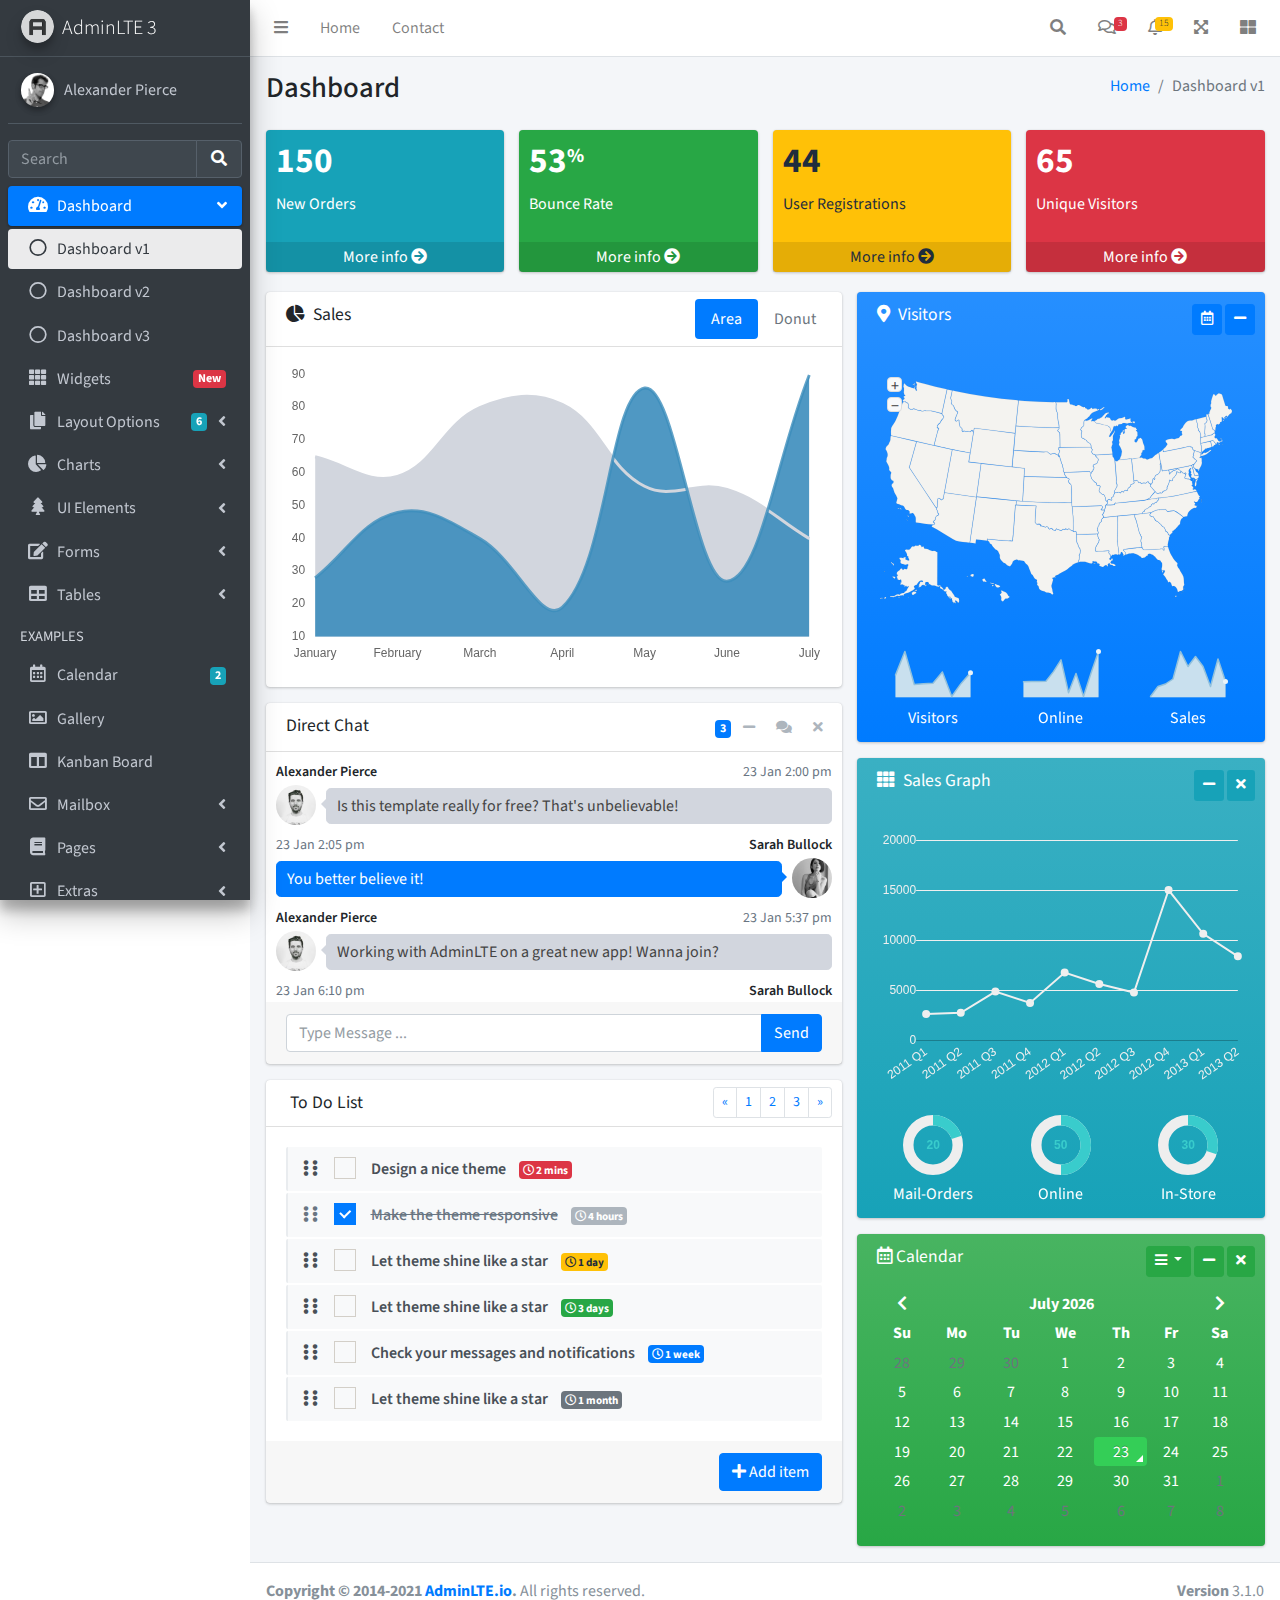
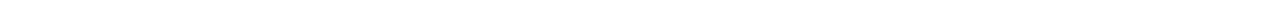
<file: src/main/webapp/resources/admin/index.html>
<!DOCTYPE html>
<html lang="en">
<head>
  <meta charset="utf-8">
  <meta name="viewport" content="width=device-width, initial-scale=1">
  <title>AdminLTE 3 | Dashboard</title>

  <!-- Google Font: Source Sans Pro -->
  <link rel="stylesheet" href="https://fonts.googleapis.com/css?family=Source+Sans+Pro:300,400,400i,700&display=fallback">
  <!-- Font Awesome -->
  <link rel="stylesheet" href="plugins/fontawesome-free/css/all.min.css">
  <!-- Ionicons -->
  <link rel="stylesheet" href="https://code.ionicframework.com/ionicons/2.0.1/css/ionicons.min.css">
  <!-- Tempusdominus Bootstrap 4 -->
  <link rel="stylesheet" href="plugins/tempusdominus-bootstrap-4/css/tempusdominus-bootstrap-4.min.css">
  <!-- iCheck -->
  <link rel="stylesheet" href="plugins/icheck-bootstrap/icheck-bootstrap.min.css">
  <!-- JQVMap -->
  <link rel="stylesheet" href="plugins/jqvmap/jqvmap.min.css">
  <!-- Theme style -->
  <link rel="stylesheet" href="dist/css/adminlte.min.css">
  <!-- overlayScrollbars -->
  <link rel="stylesheet" href="plugins/overlayScrollbars/css/OverlayScrollbars.min.css">
  <!-- Daterange picker -->
  <link rel="stylesheet" href="plugins/daterangepicker/daterangepicker.css">
  <!-- summernote -->
  <link rel="stylesheet" href="plugins/summernote/summernote-bs4.min.css">
</head>
<body class="hold-transition sidebar-mini layout-fixed">
<div class="wrapper">

  <!-- Preloader -->
  <div class="preloader flex-column justify-content-center align-items-center">
    <img class="animation__shake" src="dist/img/AdminLTELogo.png" alt="AdminLTELogo" height="60" width="60">
  </div>

  <!-- Navbar -->
  <nav class="main-header navbar navbar-expand navbar-white navbar-light">
    <!-- Left navbar links -->
    <ul class="navbar-nav">
      <li class="nav-item">
        <a class="nav-link" data-widget="pushmenu" href="#" role="button"><i class="fas fa-bars"></i></a>
      </li>
      <li class="nav-item d-none d-sm-inline-block">
        <a href="index3.html" class="nav-link">Home</a>
      </li>
      <li class="nav-item d-none d-sm-inline-block">
        <a href="#" class="nav-link">Contact</a>
      </li>
    </ul>

    <!-- Right navbar links -->
    <ul class="navbar-nav ml-auto">
      <!-- Navbar Search -->
      <li class="nav-item">
        <a class="nav-link" data-widget="navbar-search" href="#" role="button">
          <i class="fas fa-search"></i>
        </a>
        <div class="navbar-search-block">
          <form class="form-inline">
            <div class="input-group input-group-sm">
              <input class="form-control form-control-navbar" type="search" placeholder="Search" aria-label="Search">
              <div class="input-group-append">
                <button class="btn btn-navbar" type="submit">
                  <i class="fas fa-search"></i>
                </button>
                <button class="btn btn-navbar" type="button" data-widget="navbar-search">
                  <i class="fas fa-times"></i>
                </button>
              </div>
            </div>
          </form>
        </div>
      </li>

      <!-- Messages Dropdown Menu -->
      <li class="nav-item dropdown">
        <a class="nav-link" data-toggle="dropdown" href="#">
          <i class="far fa-comments"></i>
          <span class="badge badge-danger navbar-badge">3</span>
        </a>
        <div class="dropdown-menu dropdown-menu-lg dropdown-menu-right">
          <a href="#" class="dropdown-item">
            <!-- Message Start -->
            <div class="media">
              <img src="dist/img/user1-128x128.jpg" alt="User Avatar" class="img-size-50 mr-3 img-circle">
              <div class="media-body">
                <h3 class="dropdown-item-title">
                  Brad Diesel
                  <span class="float-right text-sm text-danger"><i class="fas fa-star"></i></span>
                </h3>
                <p class="text-sm">Call me whenever you can...</p>
                <p class="text-sm text-muted"><i class="far fa-clock mr-1"></i> 4 Hours Ago</p>
              </div>
            </div>
            <!-- Message End -->
          </a>
          <div class="dropdown-divider"></div>
          <a href="#" class="dropdown-item">
            <!-- Message Start -->
            <div class="media">
              <img src="dist/img/user8-128x128.jpg" alt="User Avatar" class="img-size-50 img-circle mr-3">
              <div class="media-body">
                <h3 class="dropdown-item-title">
                  John Pierce
                  <span class="float-right text-sm text-muted"><i class="fas fa-star"></i></span>
                </h3>
                <p class="text-sm">I got your message bro</p>
                <p class="text-sm text-muted"><i class="far fa-clock mr-1"></i> 4 Hours Ago</p>
              </div>
            </div>
            <!-- Message End -->
          </a>
          <div class="dropdown-divider"></div>
          <a href="#" class="dropdown-item">
            <!-- Message Start -->
            <div class="media">
              <img src="dist/img/user3-128x128.jpg" alt="User Avatar" class="img-size-50 img-circle mr-3">
              <div class="media-body">
                <h3 class="dropdown-item-title">
                  Nora Silvester
                  <span class="float-right text-sm text-warning"><i class="fas fa-star"></i></span>
                </h3>
                <p class="text-sm">The subject goes here</p>
                <p class="text-sm text-muted"><i class="far fa-clock mr-1"></i> 4 Hours Ago</p>
              </div>
            </div>
            <!-- Message End -->
          </a>
          <div class="dropdown-divider"></div>
          <a href="#" class="dropdown-item dropdown-footer">See All Messages</a>
        </div>
      </li>
      <!-- Notifications Dropdown Menu -->
      <li class="nav-item dropdown">
        <a class="nav-link" data-toggle="dropdown" href="#">
          <i class="far fa-bell"></i>
          <span class="badge badge-warning navbar-badge">15</span>
        </a>
        <div class="dropdown-menu dropdown-menu-lg dropdown-menu-right">
          <span class="dropdown-item dropdown-header">15 Notifications</span>
          <div class="dropdown-divider"></div>
          <a href="#" class="dropdown-item">
            <i class="fas fa-envelope mr-2"></i> 4 new messages
            <span class="float-right text-muted text-sm">3 mins</span>
          </a>
          <div class="dropdown-divider"></div>
          <a href="#" class="dropdown-item">
            <i class="fas fa-users mr-2"></i> 8 friend requests
            <span class="float-right text-muted text-sm">12 hours</span>
          </a>
          <div class="dropdown-divider"></div>
          <a href="#" class="dropdown-item">
            <i class="fas fa-file mr-2"></i> 3 new reports
            <span class="float-right text-muted text-sm">2 days</span>
          </a>
          <div class="dropdown-divider"></div>
          <a href="#" class="dropdown-item dropdown-footer">See All Notifications</a>
        </div>
      </li>
      <li class="nav-item">
        <a class="nav-link" data-widget="fullscreen" href="#" role="button">
          <i class="fas fa-expand-arrows-alt"></i>
        </a>
      </li>
      <li class="nav-item">
        <a class="nav-link" data-widget="control-sidebar" data-slide="true" href="#" role="button">
          <i class="fas fa-th-large"></i>
        </a>
      </li>
    </ul>
  </nav>
  <!-- /.navbar -->

  <!-- Main Sidebar Container -->
  <aside class="main-sidebar sidebar-dark-primary elevation-4">
    <!-- Brand Logo -->
    <a href="index3.html" class="brand-link">
      <img src="dist/img/AdminLTELogo.png" alt="AdminLTE Logo" class="brand-image img-circle elevation-3" style="opacity: .8">
      <span class="brand-text font-weight-light">AdminLTE 3</span>
    </a>

    <!-- Sidebar -->
    <div class="sidebar">
      <!-- Sidebar user panel (optional) -->
      <div class="user-panel mt-3 pb-3 mb-3 d-flex">
        <div class="image">
          <img src="dist/img/user2-160x160.jpg" class="img-circle elevation-2" alt="User Image">
        </div>
        <div class="info">
          <a href="#" class="d-block">Alexander Pierce</a>
        </div>
      </div>

      <!-- SidebarSearch Form -->
      <div class="form-inline">
        <div class="input-group" data-widget="sidebar-search">
          <input class="form-control form-control-sidebar" type="search" placeholder="Search" aria-label="Search">
          <div class="input-group-append">
            <button class="btn btn-sidebar">
              <i class="fas fa-search fa-fw"></i>
            </button>
          </div>
        </div>
      </div>

      <!-- Sidebar Menu -->
      <nav class="mt-2">
        <ul class="nav nav-pills nav-sidebar flex-column" data-widget="treeview" role="menu" data-accordion="false">
          <!-- Add icons to the links using the .nav-icon class
               with font-awesome or any other icon font library -->
          <li class="nav-item menu-open">
            <a href="#" class="nav-link active">
              <i class="nav-icon fas fa-tachometer-alt"></i>
              <p>
                Dashboard
                <i class="right fas fa-angle-left"></i>
              </p>
            </a>
            <ul class="nav nav-treeview">
              <li class="nav-item">
                <a href="./index.html" class="nav-link active">
                  <i class="far fa-circle nav-icon"></i>
                  <p>Dashboard v1</p>
                </a>
              </li>
              <li class="nav-item">
                <a href="./index2.html" class="nav-link">
                  <i class="far fa-circle nav-icon"></i>
                  <p>Dashboard v2</p>
                </a>
              </li>
              <li class="nav-item">
                <a href="./index3.html" class="nav-link">
                  <i class="far fa-circle nav-icon"></i>
                  <p>Dashboard v3</p>
                </a>
              </li>
            </ul>
          </li>
          <li class="nav-item">
            <a href="pages/widgets.html" class="nav-link">
              <i class="nav-icon fas fa-th"></i>
              <p>
                Widgets
                <span class="right badge badge-danger">New</span>
              </p>
            </a>
          </li>
          <li class="nav-item">
            <a href="#" class="nav-link">
              <i class="nav-icon fas fa-copy"></i>
              <p>
                Layout Options
                <i class="fas fa-angle-left right"></i>
                <span class="badge badge-info right">6</span>
              </p>
            </a>
            <ul class="nav nav-treeview">
              <li class="nav-item">
                <a href="pages/layout/top-nav.html" class="nav-link">
                  <i class="far fa-circle nav-icon"></i>
                  <p>Top Navigation</p>
                </a>
              </li>
              <li class="nav-item">
                <a href="pages/layout/top-nav-sidebar.html" class="nav-link">
                  <i class="far fa-circle nav-icon"></i>
                  <p>Top Navigation + Sidebar</p>
                </a>
              </li>
              <li class="nav-item">
                <a href="pages/layout/boxed.html" class="nav-link">
                  <i class="far fa-circle nav-icon"></i>
                  <p>Boxed</p>
                </a>
              </li>
              <li class="nav-item">
                <a href="pages/layout/fixed-sidebar.html" class="nav-link">
                  <i class="far fa-circle nav-icon"></i>
                  <p>Fixed Sidebar</p>
                </a>
              </li>
              <li class="nav-item">
                <a href="pages/layout/fixed-sidebar-custom.html" class="nav-link">
                  <i class="far fa-circle nav-icon"></i>
                  <p>Fixed Sidebar <small>+ Custom Area</small></p>
                </a>
              </li>
              <li class="nav-item">
                <a href="pages/layout/fixed-topnav.html" class="nav-link">
                  <i class="far fa-circle nav-icon"></i>
                  <p>Fixed Navbar</p>
                </a>
              </li>
              <li class="nav-item">
                <a href="pages/layout/fixed-footer.html" class="nav-link">
                  <i class="far fa-circle nav-icon"></i>
                  <p>Fixed Footer</p>
                </a>
              </li>
              <li class="nav-item">
                <a href="pages/layout/collapsed-sidebar.html" class="nav-link">
                  <i class="far fa-circle nav-icon"></i>
                  <p>Collapsed Sidebar</p>
                </a>
              </li>
            </ul>
          </li>
          <li class="nav-item">
            <a href="#" class="nav-link">
              <i class="nav-icon fas fa-chart-pie"></i>
              <p>
                Charts
                <i class="right fas fa-angle-left"></i>
              </p>
            </a>
            <ul class="nav nav-treeview">
              <li class="nav-item">
                <a href="pages/charts/chartjs.html" class="nav-link">
                  <i class="far fa-circle nav-icon"></i>
                  <p>ChartJS</p>
                </a>
              </li>
              <li class="nav-item">
                <a href="pages/charts/flot.html" class="nav-link">
                  <i class="far fa-circle nav-icon"></i>
                  <p>Flot</p>
                </a>
              </li>
              <li class="nav-item">
                <a href="pages/charts/inline.html" class="nav-link">
                  <i class="far fa-circle nav-icon"></i>
                  <p>Inline</p>
                </a>
              </li>
              <li class="nav-item">
                <a href="pages/charts/uplot.html" class="nav-link">
                  <i class="far fa-circle nav-icon"></i>
                  <p>uPlot</p>
                </a>
              </li>
            </ul>
          </li>
          <li class="nav-item">
            <a href="#" class="nav-link">
              <i class="nav-icon fas fa-tree"></i>
              <p>
                UI Elements
                <i class="fas fa-angle-left right"></i>
              </p>
            </a>
            <ul class="nav nav-treeview">
              <li class="nav-item">
                <a href="pages/UI/general.html" class="nav-link">
                  <i class="far fa-circle nav-icon"></i>
                  <p>General</p>
                </a>
              </li>
              <li class="nav-item">
                <a href="pages/UI/icons.html" class="nav-link">
                  <i class="far fa-circle nav-icon"></i>
                  <p>Icons</p>
                </a>
              </li>
              <li class="nav-item">
                <a href="pages/UI/buttons.html" class="nav-link">
                  <i class="far fa-circle nav-icon"></i>
                  <p>Buttons</p>
                </a>
              </li>
              <li class="nav-item">
                <a href="pages/UI/sliders.html" class="nav-link">
                  <i class="far fa-circle nav-icon"></i>
                  <p>Sliders</p>
                </a>
              </li>
              <li class="nav-item">
                <a href="pages/UI/modals.html" class="nav-link">
                  <i class="far fa-circle nav-icon"></i>
                  <p>Modals & Alerts</p>
                </a>
              </li>
              <li class="nav-item">
                <a href="pages/UI/navbar.html" class="nav-link">
                  <i class="far fa-circle nav-icon"></i>
                  <p>Navbar & Tabs</p>
                </a>
              </li>
              <li class="nav-item">
                <a href="pages/UI/timeline.html" class="nav-link">
                  <i class="far fa-circle nav-icon"></i>
                  <p>Timeline</p>
                </a>
              </li>
              <li class="nav-item">
                <a href="pages/UI/ribbons.html" class="nav-link">
                  <i class="far fa-circle nav-icon"></i>
                  <p>Ribbons</p>
                </a>
              </li>
            </ul>
          </li>
          <li class="nav-item">
            <a href="#" class="nav-link">
              <i class="nav-icon fas fa-edit"></i>
              <p>
                Forms
                <i class="fas fa-angle-left right"></i>
              </p>
            </a>
            <ul class="nav nav-treeview">
              <li class="nav-item">
                <a href="pages/forms/general.html" class="nav-link">
                  <i class="far fa-circle nav-icon"></i>
                  <p>General Elements</p>
                </a>
              </li>
              <li class="nav-item">
                <a href="pages/forms/advanced.html" class="nav-link">
                  <i class="far fa-circle nav-icon"></i>
                  <p>Advanced Elements</p>
                </a>
              </li>
              <li class="nav-item">
                <a href="pages/forms/editors.html" class="nav-link">
                  <i class="far fa-circle nav-icon"></i>
                  <p>Editors</p>
                </a>
              </li>
              <li class="nav-item">
                <a href="pages/forms/validation.html" class="nav-link">
                  <i class="far fa-circle nav-icon"></i>
                  <p>Validation</p>
                </a>
              </li>
            </ul>
          </li>
          <li class="nav-item">
            <a href="#" class="nav-link">
              <i class="nav-icon fas fa-table"></i>
              <p>
                Tables
                <i class="fas fa-angle-left right"></i>
              </p>
            </a>
            <ul class="nav nav-treeview">
              <li class="nav-item">
                <a href="pages/tables/simple.html" class="nav-link">
                  <i class="far fa-circle nav-icon"></i>
                  <p>Simple Tables</p>
                </a>
              </li>
              <li class="nav-item">
                <a href="pages/tables/data.html" class="nav-link">
                  <i class="far fa-circle nav-icon"></i>
                  <p>DataTables</p>
                </a>
              </li>
              <li class="nav-item">
                <a href="pages/tables/jsgrid.html" class="nav-link">
                  <i class="far fa-circle nav-icon"></i>
                  <p>jsGrid</p>
                </a>
              </li>
            </ul>
          </li>
          <li class="nav-header">EXAMPLES</li>
          <li class="nav-item">
            <a href="pages/calendar.html" class="nav-link">
              <i class="nav-icon far fa-calendar-alt"></i>
              <p>
                Calendar
                <span class="badge badge-info right">2</span>
              </p>
            </a>
          </li>
          <li class="nav-item">
            <a href="pages/gallery.html" class="nav-link">
              <i class="nav-icon far fa-image"></i>
              <p>
                Gallery
              </p>
            </a>
          </li>
          <li class="nav-item">
            <a href="pages/kanban.html" class="nav-link">
              <i class="nav-icon fas fa-columns"></i>
              <p>
                Kanban Board
              </p>
            </a>
          </li>
          <li class="nav-item">
            <a href="#" class="nav-link">
              <i class="nav-icon far fa-envelope"></i>
              <p>
                Mailbox
                <i class="fas fa-angle-left right"></i>
              </p>
            </a>
            <ul class="nav nav-treeview">
              <li class="nav-item">
                <a href="pages/mailbox/mailbox.html" class="nav-link">
                  <i class="far fa-circle nav-icon"></i>
                  <p>Inbox</p>
                </a>
              </li>
              <li class="nav-item">
                <a href="pages/mailbox/compose.html" class="nav-link">
                  <i class="far fa-circle nav-icon"></i>
                  <p>Compose</p>
                </a>
              </li>
              <li class="nav-item">
                <a href="pages/mailbox/read-mail.html" class="nav-link">
                  <i class="far fa-circle nav-icon"></i>
                  <p>Read</p>
                </a>
              </li>
            </ul>
          </li>
          <li class="nav-item">
            <a href="#" class="nav-link">
              <i class="nav-icon fas fa-book"></i>
              <p>
                Pages
                <i class="fas fa-angle-left right"></i>
              </p>
            </a>
            <ul class="nav nav-treeview">
              <li class="nav-item">
                <a href="pages/examples/invoice.html" class="nav-link">
                  <i class="far fa-circle nav-icon"></i>
                  <p>Invoice</p>
                </a>
              </li>
              <li class="nav-item">
                <a href="pages/examples/profile.html" class="nav-link">
                  <i class="far fa-circle nav-icon"></i>
                  <p>Profile</p>
                </a>
              </li>
              <li class="nav-item">
                <a href="pages/examples/e-commerce.html" class="nav-link">
                  <i class="far fa-circle nav-icon"></i>
                  <p>E-commerce</p>
                </a>
              </li>
              <li class="nav-item">
                <a href="pages/examples/projects.html" class="nav-link">
                  <i class="far fa-circle nav-icon"></i>
                  <p>Projects</p>
                </a>
              </li>
              <li class="nav-item">
                <a href="pages/examples/project-add.html" class="nav-link">
                  <i class="far fa-circle nav-icon"></i>
                  <p>Project Add</p>
                </a>
              </li>
              <li class="nav-item">
                <a href="pages/examples/project-edit.html" class="nav-link">
                  <i class="far fa-circle nav-icon"></i>
                  <p>Project Edit</p>
                </a>
              </li>
              <li class="nav-item">
                <a href="pages/examples/project-detail.html" class="nav-link">
                  <i class="far fa-circle nav-icon"></i>
                  <p>Project Detail</p>
                </a>
              </li>
              <li class="nav-item">
                <a href="pages/examples/contacts.html" class="nav-link">
                  <i class="far fa-circle nav-icon"></i>
                  <p>Contacts</p>
                </a>
              </li>
              <li class="nav-item">
                <a href="pages/examples/faq.html" class="nav-link">
                  <i class="far fa-circle nav-icon"></i>
                  <p>FAQ</p>
                </a>
              </li>
              <li class="nav-item">
                <a href="pages/examples/contact-us.html" class="nav-link">
                  <i class="far fa-circle nav-icon"></i>
                  <p>Contact us</p>
                </a>
              </li>
            </ul>
          </li>
          <li class="nav-item">
            <a href="#" class="nav-link">
              <i class="nav-icon far fa-plus-square"></i>
              <p>
                Extras
                <i class="fas fa-angle-left right"></i>
              </p>
            </a>
            <ul class="nav nav-treeview">
              <li class="nav-item">
                <a href="#" class="nav-link">
                  <i class="far fa-circle nav-icon"></i>
                  <p>
                    Login & Register v1
                    <i class="fas fa-angle-left right"></i>
                  </p>
                </a>
                <ul class="nav nav-treeview">
                  <li class="nav-item">
                    <a href="pages/examples/login.html" class="nav-link">
                      <i class="far fa-circle nav-icon"></i>
                      <p>Login v1</p>
                    </a>
                  </li>
                  <li class="nav-item">
                    <a href="pages/examples/register.html" class="nav-link">
                      <i class="far fa-circle nav-icon"></i>
                      <p>Register v1</p>
                    </a>
                  </li>
                  <li class="nav-item">
                    <a href="pages/examples/forgot-password.html" class="nav-link">
                      <i class="far fa-circle nav-icon"></i>
                      <p>Forgot Password v1</p>
                    </a>
                  </li>
                  <li class="nav-item">
                    <a href="pages/examples/recover-password.html" class="nav-link">
                      <i class="far fa-circle nav-icon"></i>
                      <p>Recover Password v1</p>
                    </a>
                  </li>
                </ul>
              </li>
              <li class="nav-item">
                <a href="#" class="nav-link">
                  <i class="far fa-circle nav-icon"></i>
                  <p>
                    Login & Register v2
                    <i class="fas fa-angle-left right"></i>
                  </p>
                </a>
                <ul class="nav nav-treeview">
                  <li class="nav-item">
                    <a href="pages/examples/login-v2.html" class="nav-link">
                      <i class="far fa-circle nav-icon"></i>
                      <p>Login v2</p>
                    </a>
                  </li>
                  <li class="nav-item">
                    <a href="pages/examples/register-v2.html" class="nav-link">
                      <i class="far fa-circle nav-icon"></i>
                      <p>Register v2</p>
                    </a>
                  </li>
                  <li class="nav-item">
                    <a href="pages/examples/forgot-password-v2.html" class="nav-link">
                      <i class="far fa-circle nav-icon"></i>
                      <p>Forgot Password v2</p>
                    </a>
                  </li>
                  <li class="nav-item">
                    <a href="pages/examples/recover-password-v2.html" class="nav-link">
                      <i class="far fa-circle nav-icon"></i>
                      <p>Recover Password v2</p>
                    </a>
                  </li>
                </ul>
              </li>
              <li class="nav-item">
                <a href="pages/examples/lockscreen.html" class="nav-link">
                  <i class="far fa-circle nav-icon"></i>
                  <p>Lockscreen</p>
                </a>
              </li>
              <li class="nav-item">
                <a href="pages/examples/legacy-user-menu.html" class="nav-link">
                  <i class="far fa-circle nav-icon"></i>
                  <p>Legacy User Menu</p>
                </a>
              </li>
              <li class="nav-item">
                <a href="pages/examples/language-menu.html" class="nav-link">
                  <i class="far fa-circle nav-icon"></i>
                  <p>Language Menu</p>
                </a>
              </li>
              <li class="nav-item">
                <a href="pages/examples/404.html" class="nav-link">
                  <i class="far fa-circle nav-icon"></i>
                  <p>Error 404</p>
                </a>
              </li>
              <li class="nav-item">
                <a href="pages/examples/500.html" class="nav-link">
                  <i class="far fa-circle nav-icon"></i>
                  <p>Error 500</p>
                </a>
              </li>
              <li class="nav-item">
                <a href="pages/examples/pace.html" class="nav-link">
                  <i class="far fa-circle nav-icon"></i>
                  <p>Pace</p>
                </a>
              </li>
              <li class="nav-item">
                <a href="pages/examples/blank.html" class="nav-link">
                  <i class="far fa-circle nav-icon"></i>
                  <p>Blank Page</p>
                </a>
              </li>
              <li class="nav-item">
                <a href="starter.html" class="nav-link">
                  <i class="far fa-circle nav-icon"></i>
                  <p>Starter Page</p>
                </a>
              </li>
            </ul>
          </li>
          <li class="nav-item">
            <a href="#" class="nav-link">
              <i class="nav-icon fas fa-search"></i>
              <p>
                Search
                <i class="fas fa-angle-left right"></i>
              </p>
            </a>
            <ul class="nav nav-treeview">
              <li class="nav-item">
                <a href="pages/search/simple.html" class="nav-link">
                  <i class="far fa-circle nav-icon"></i>
                  <p>Simple Search</p>
                </a>
              </li>
              <li class="nav-item">
                <a href="pages/search/enhanced.html" class="nav-link">
                  <i class="far fa-circle nav-icon"></i>
                  <p>Enhanced</p>
                </a>
              </li>
            </ul>
          </li>
          <li class="nav-header">MISCELLANEOUS</li>
          <li class="nav-item">
            <a href="iframe.html" class="nav-link">
              <i class="nav-icon fas fa-ellipsis-h"></i>
              <p>Tabbed IFrame Plugin</p>
            </a>
          </li>
          <li class="nav-item">
            <a href="https://adminlte.io/docs/3.1/" class="nav-link">
              <i class="nav-icon fas fa-file"></i>
              <p>Documentation</p>
            </a>
          </li>
          <li class="nav-header">MULTI LEVEL EXAMPLE</li>
          <li class="nav-item">
            <a href="#" class="nav-link">
              <i class="fas fa-circle nav-icon"></i>
              <p>Level 1</p>
            </a>
          </li>
          <li class="nav-item">
            <a href="#" class="nav-link">
              <i class="nav-icon fas fa-circle"></i>
              <p>
                Level 1
                <i class="right fas fa-angle-left"></i>
              </p>
            </a>
            <ul class="nav nav-treeview">
              <li class="nav-item">
                <a href="#" class="nav-link">
                  <i class="far fa-circle nav-icon"></i>
                  <p>Level 2</p>
                </a>
              </li>
              <li class="nav-item">
                <a href="#" class="nav-link">
                  <i class="far fa-circle nav-icon"></i>
                  <p>
                    Level 2
                    <i class="right fas fa-angle-left"></i>
                  </p>
                </a>
                <ul class="nav nav-treeview">
                  <li class="nav-item">
                    <a href="#" class="nav-link">
                      <i class="far fa-dot-circle nav-icon"></i>
                      <p>Level 3</p>
                    </a>
                  </li>
                  <li class="nav-item">
                    <a href="#" class="nav-link">
                      <i class="far fa-dot-circle nav-icon"></i>
                      <p>Level 3</p>
                    </a>
                  </li>
                  <li class="nav-item">
                    <a href="#" class="nav-link">
                      <i class="far fa-dot-circle nav-icon"></i>
                      <p>Level 3</p>
                    </a>
                  </li>
                </ul>
              </li>
              <li class="nav-item">
                <a href="#" class="nav-link">
                  <i class="far fa-circle nav-icon"></i>
                  <p>Level 2</p>
                </a>
              </li>
            </ul>
          </li>
          <li class="nav-item">
            <a href="#" class="nav-link">
              <i class="fas fa-circle nav-icon"></i>
              <p>Level 1</p>
            </a>
          </li>
          <li class="nav-header">LABELS</li>
          <li class="nav-item">
            <a href="#" class="nav-link">
              <i class="nav-icon far fa-circle text-danger"></i>
              <p class="text">Important</p>
            </a>
          </li>
          <li class="nav-item">
            <a href="#" class="nav-link">
              <i class="nav-icon far fa-circle text-warning"></i>
              <p>Warning</p>
            </a>
          </li>
          <li class="nav-item">
            <a href="#" class="nav-link">
              <i class="nav-icon far fa-circle text-info"></i>
              <p>Informational</p>
            </a>
          </li>
        </ul>
      </nav>
      <!-- /.sidebar-menu -->
    </div>
    <!-- /.sidebar -->
  </aside>

  <!-- Content Wrapper. Contains page content -->
  <div class="content-wrapper">
    <!-- Content Header (Page header) -->
    <div class="content-header">
      <div class="container-fluid">
        <div class="row mb-2">
          <div class="col-sm-6">
            <h1 class="m-0">Dashboard</h1>
          </div><!-- /.col -->
          <div class="col-sm-6">
            <ol class="breadcrumb float-sm-right">
              <li class="breadcrumb-item"><a href="#">Home</a></li>
              <li class="breadcrumb-item active">Dashboard v1</li>
            </ol>
          </div><!-- /.col -->
        </div><!-- /.row -->
      </div><!-- /.container-fluid -->
    </div>
    <!-- /.content-header -->

    <!-- Main content -->
    <section class="content">
      <div class="container-fluid">
        <!-- Small boxes (Stat box) -->
        <div class="row">
          <div class="col-lg-3 col-6">
            <!-- small box -->
            <div class="small-box bg-info">
              <div class="inner">
                <h3>150</h3>

                <p>New Orders</p>
              </div>
              <div class="icon">
                <i class="ion ion-bag"></i>
              </div>
              <a href="#" class="small-box-footer">More info <i class="fas fa-arrow-circle-right"></i></a>
            </div>
          </div>
          <!-- ./col -->
          <div class="col-lg-3 col-6">
            <!-- small box -->
            <div class="small-box bg-success">
              <div class="inner">
                <h3>53<sup style="font-size: 20px">%</sup></h3>

                <p>Bounce Rate</p>
              </div>
              <div class="icon">
                <i class="ion ion-stats-bars"></i>
              </div>
              <a href="#" class="small-box-footer">More info <i class="fas fa-arrow-circle-right"></i></a>
            </div>
          </div>
          <!-- ./col -->
          <div class="col-lg-3 col-6">
            <!-- small box -->
            <div class="small-box bg-warning">
              <div class="inner">
                <h3>44</h3>

                <p>User Registrations</p>
              </div>
              <div class="icon">
                <i class="ion ion-person-add"></i>
              </div>
              <a href="#" class="small-box-footer">More info <i class="fas fa-arrow-circle-right"></i></a>
            </div>
          </div>
          <!-- ./col -->
          <div class="col-lg-3 col-6">
            <!-- small box -->
            <div class="small-box bg-danger">
              <div class="inner">
                <h3>65</h3>

                <p>Unique Visitors</p>
              </div>
              <div class="icon">
                <i class="ion ion-pie-graph"></i>
              </div>
              <a href="#" class="small-box-footer">More info <i class="fas fa-arrow-circle-right"></i></a>
            </div>
          </div>
          <!-- ./col -->
        </div>
        <!-- /.row -->
        <!-- Main row -->
        <div class="row">
          <!-- Left col -->
          <section class="col-lg-7 connectedSortable">
            <!-- Custom tabs (Charts with tabs)-->
            <div class="card">
              <div class="card-header">
                <h3 class="card-title">
                  <i class="fas fa-chart-pie mr-1"></i>
                  Sales
                </h3>
                <div class="card-tools">
                  <ul class="nav nav-pills ml-auto">
                    <li class="nav-item">
                      <a class="nav-link active" href="#revenue-chart" data-toggle="tab">Area</a>
                    </li>
                    <li class="nav-item">
                      <a class="nav-link" href="#sales-chart" data-toggle="tab">Donut</a>
                    </li>
                  </ul>
                </div>
              </div><!-- /.card-header -->
              <div class="card-body">
                <div class="tab-content p-0">
                  <!-- Morris chart - Sales -->
                  <div class="chart tab-pane active" id="revenue-chart"
                       style="position: relative; height: 300px;">
                      <canvas id="revenue-chart-canvas" height="300" style="height: 300px;"></canvas>
                   </div>
                  <div class="chart tab-pane" id="sales-chart" style="position: relative; height: 300px;">
                    <canvas id="sales-chart-canvas" height="300" style="height: 300px;"></canvas>
                  </div>
                </div>
              </div><!-- /.card-body -->
            </div>
            <!-- /.card -->

            <!-- DIRECT CHAT -->
            <div class="card direct-chat direct-chat-primary">
              <div class="card-header">
                <h3 class="card-title">Direct Chat</h3>

                <div class="card-tools">
                  <span title="3 New Messages" class="badge badge-primary">3</span>
                  <button type="button" class="btn btn-tool" data-card-widget="collapse">
                    <i class="fas fa-minus"></i>
                  </button>
                  <button type="button" class="btn btn-tool" title="Contacts" data-widget="chat-pane-toggle">
                    <i class="fas fa-comments"></i>
                  </button>
                  <button type="button" class="btn btn-tool" data-card-widget="remove">
                    <i class="fas fa-times"></i>
                  </button>
                </div>
              </div>
              <!-- /.card-header -->
              <div class="card-body">
                <!-- Conversations are loaded here -->
                <div class="direct-chat-messages">
                  <!-- Message. Default to the left -->
                  <div class="direct-chat-msg">
                    <div class="direct-chat-infos clearfix">
                      <span class="direct-chat-name float-left">Alexander Pierce</span>
                      <span class="direct-chat-timestamp float-right">23 Jan 2:00 pm</span>
                    </div>
                    <!-- /.direct-chat-infos -->
                    <img class="direct-chat-img" src="dist/img/user1-128x128.jpg" alt="message user image">
                    <!-- /.direct-chat-img -->
                    <div class="direct-chat-text">
                      Is this template really for free? That's unbelievable!
                    </div>
                    <!-- /.direct-chat-text -->
                  </div>
                  <!-- /.direct-chat-msg -->

                  <!-- Message to the right -->
                  <div class="direct-chat-msg right">
                    <div class="direct-chat-infos clearfix">
                      <span class="direct-chat-name float-right">Sarah Bullock</span>
                      <span class="direct-chat-timestamp float-left">23 Jan 2:05 pm</span>
                    </div>
                    <!-- /.direct-chat-infos -->
                    <img class="direct-chat-img" src="dist/img/user3-128x128.jpg" alt="message user image">
                    <!-- /.direct-chat-img -->
                    <div class="direct-chat-text">
                      You better believe it!
                    </div>
                    <!-- /.direct-chat-text -->
                  </div>
                  <!-- /.direct-chat-msg -->

                  <!-- Message. Default to the left -->
                  <div class="direct-chat-msg">
                    <div class="direct-chat-infos clearfix">
                      <span class="direct-chat-name float-left">Alexander Pierce</span>
                      <span class="direct-chat-timestamp float-right">23 Jan 5:37 pm</span>
                    </div>
                    <!-- /.direct-chat-infos -->
                    <img class="direct-chat-img" src="dist/img/user1-128x128.jpg" alt="message user image">
                    <!-- /.direct-chat-img -->
                    <div class="direct-chat-text">
                      Working with AdminLTE on a great new app! Wanna join?
                    </div>
                    <!-- /.direct-chat-text -->
                  </div>
                  <!-- /.direct-chat-msg -->

                  <!-- Message to the right -->
                  <div class="direct-chat-msg right">
                    <div class="direct-chat-infos clearfix">
                      <span class="direct-chat-name float-right">Sarah Bullock</span>
                      <span class="direct-chat-timestamp float-left">23 Jan 6:10 pm</span>
                    </div>
                    <!-- /.direct-chat-infos -->
                    <img class="direct-chat-img" src="dist/img/user3-128x128.jpg" alt="message user image">
                    <!-- /.direct-chat-img -->
                    <div class="direct-chat-text">
                      I would love to.
                    </div>
                    <!-- /.direct-chat-text -->
                  </div>
                  <!-- /.direct-chat-msg -->

                </div>
                <!--/.direct-chat-messages-->

                <!-- Contacts are loaded here -->
                <div class="direct-chat-contacts">
                  <ul class="contacts-list">
                    <li>
                      <a href="#">
                        <img class="contacts-list-img" src="dist/img/user1-128x128.jpg" alt="User Avatar">

                        <div class="contacts-list-info">
                          <span class="contacts-list-name">
                            Count Dracula
                            <small class="contacts-list-date float-right">2/28/2015</small>
                          </span>
                          <span class="contacts-list-msg">How have you been? I was...</span>
                        </div>
                        <!-- /.contacts-list-info -->
                      </a>
                    </li>
                    <!-- End Contact Item -->
                    <li>
                      <a href="#">
                        <img class="contacts-list-img" src="dist/img/user7-128x128.jpg" alt="User Avatar">

                        <div class="contacts-list-info">
                          <span class="contacts-list-name">
                            Sarah Doe
                            <small class="contacts-list-date float-right">2/23/2015</small>
                          </span>
                          <span class="contacts-list-msg">I will be waiting for...</span>
                        </div>
                        <!-- /.contacts-list-info -->
                      </a>
                    </li>
                    <!-- End Contact Item -->
                    <li>
                      <a href="#">
                        <img class="contacts-list-img" src="dist/img/user3-128x128.jpg" alt="User Avatar">

                        <div class="contacts-list-info">
                          <span class="contacts-list-name">
                            Nadia Jolie
                            <small class="contacts-list-date float-right">2/20/2015</small>
                          </span>
                          <span class="contacts-list-msg">I'll call you back at...</span>
                        </div>
                        <!-- /.contacts-list-info -->
                      </a>
                    </li>
                    <!-- End Contact Item -->
                    <li>
                      <a href="#">
                        <img class="contacts-list-img" src="dist/img/user5-128x128.jpg" alt="User Avatar">

                        <div class="contacts-list-info">
                          <span class="contacts-list-name">
                            Nora S. Vans
                            <small class="contacts-list-date float-right">2/10/2015</small>
                          </span>
                          <span class="contacts-list-msg">Where is your new...</span>
                        </div>
                        <!-- /.contacts-list-info -->
                      </a>
                    </li>
                    <!-- End Contact Item -->
                    <li>
                      <a href="#">
                        <img class="contacts-list-img" src="dist/img/user6-128x128.jpg" alt="User Avatar">

                        <div class="contacts-list-info">
                          <span class="contacts-list-name">
                            John K.
                            <small class="contacts-list-date float-right">1/27/2015</small>
                          </span>
                          <span class="contacts-list-msg">Can I take a look at...</span>
                        </div>
                        <!-- /.contacts-list-info -->
                      </a>
                    </li>
                    <!-- End Contact Item -->
                    <li>
                      <a href="#">
                        <img class="contacts-list-img" src="dist/img/user8-128x128.jpg" alt="User Avatar">

                        <div class="contacts-list-info">
                          <span class="contacts-list-name">
                            Kenneth M.
                            <small class="contacts-list-date float-right">1/4/2015</small>
                          </span>
                          <span class="contacts-list-msg">Never mind I found...</span>
                        </div>
                        <!-- /.contacts-list-info -->
                      </a>
                    </li>
                    <!-- End Contact Item -->
                  </ul>
                  <!-- /.contacts-list -->
                </div>
                <!-- /.direct-chat-pane -->
              </div>
              <!-- /.card-body -->
              <div class="card-footer">
                <form action="#" method="post">
                  <div class="input-group">
                    <input type="text" name="message" placeholder="Type Message ..." class="form-control">
                    <span class="input-group-append">
                      <button type="button" class="btn btn-primary">Send</button>
                    </span>
                  </div>
                </form>
              </div>
              <!-- /.card-footer-->
            </div>
            <!--/.direct-chat -->

            <!-- TO DO List -->
            <div class="card">
              <div class="card-header">
                <h3 class="card-title">
                  <i class="ion ion-clipboard mr-1"></i>
                  To Do List
                </h3>

                <div class="card-tools">
                  <ul class="pagination pagination-sm">
                    <li class="page-item"><a href="#" class="page-link">&laquo;</a></li>
                    <li class="page-item"><a href="#" class="page-link">1</a></li>
                    <li class="page-item"><a href="#" class="page-link">2</a></li>
                    <li class="page-item"><a href="#" class="page-link">3</a></li>
                    <li class="page-item"><a href="#" class="page-link">&raquo;</a></li>
                  </ul>
                </div>
              </div>
              <!-- /.card-header -->
              <div class="card-body">
                <ul class="todo-list" data-widget="todo-list">
                  <li>
                    <!-- drag handle -->
                    <span class="handle">
                      <i class="fas fa-ellipsis-v"></i>
                      <i class="fas fa-ellipsis-v"></i>
                    </span>
                    <!-- checkbox -->
                    <div  class="icheck-primary d-inline ml-2">
                      <input type="checkbox" value="" name="todo1" id="todoCheck1">
                      <label for="todoCheck1"></label>
                    </div>
                    <!-- todo text -->
                    <span class="text">Design a nice theme</span>
                    <!-- Emphasis label -->
                    <small class="badge badge-danger"><i class="far fa-clock"></i> 2 mins</small>
                    <!-- General tools such as edit or delete-->
                    <div class="tools">
                      <i class="fas fa-edit"></i>
                      <i class="fas fa-trash-o"></i>
                    </div>
                  </li>
                  <li>
                    <span class="handle">
                      <i class="fas fa-ellipsis-v"></i>
                      <i class="fas fa-ellipsis-v"></i>
                    </span>
                    <div  class="icheck-primary d-inline ml-2">
                      <input type="checkbox" value="" name="todo2" id="todoCheck2" checked>
                      <label for="todoCheck2"></label>
                    </div>
                    <span class="text">Make the theme responsive</span>
                    <small class="badge badge-info"><i class="far fa-clock"></i> 4 hours</small>
                    <div class="tools">
                      <i class="fas fa-edit"></i>
                      <i class="fas fa-trash-o"></i>
                    </div>
                  </li>
                  <li>
                    <span class="handle">
                      <i class="fas fa-ellipsis-v"></i>
                      <i class="fas fa-ellipsis-v"></i>
                    </span>
                    <div  class="icheck-primary d-inline ml-2">
                      <input type="checkbox" value="" name="todo3" id="todoCheck3">
                      <label for="todoCheck3"></label>
                    </div>
                    <span class="text">Let theme shine like a star</span>
                    <small class="badge badge-warning"><i class="far fa-clock"></i> 1 day</small>
                    <div class="tools">
                      <i class="fas fa-edit"></i>
                      <i class="fas fa-trash-o"></i>
                    </div>
                  </li>
                  <li>
                    <span class="handle">
                      <i class="fas fa-ellipsis-v"></i>
                      <i class="fas fa-ellipsis-v"></i>
                    </span>
                    <div  class="icheck-primary d-inline ml-2">
                      <input type="checkbox" value="" name="todo4" id="todoCheck4">
                      <label for="todoCheck4"></label>
                    </div>
                    <span class="text">Let theme shine like a star</span>
                    <small class="badge badge-success"><i class="far fa-clock"></i> 3 days</small>
                    <div class="tools">
                      <i class="fas fa-edit"></i>
                      <i class="fas fa-trash-o"></i>
                    </div>
                  </li>
                  <li>
                    <span class="handle">
                      <i class="fas fa-ellipsis-v"></i>
                      <i class="fas fa-ellipsis-v"></i>
                    </span>
                    <div  class="icheck-primary d-inline ml-2">
                      <input type="checkbox" value="" name="todo5" id="todoCheck5">
                      <label for="todoCheck5"></label>
                    </div>
                    <span class="text">Check your messages and notifications</span>
                    <small class="badge badge-primary"><i class="far fa-clock"></i> 1 week</small>
                    <div class="tools">
                      <i class="fas fa-edit"></i>
                      <i class="fas fa-trash-o"></i>
                    </div>
                  </li>
                  <li>
                    <span class="handle">
                      <i class="fas fa-ellipsis-v"></i>
                      <i class="fas fa-ellipsis-v"></i>
                    </span>
                    <div  class="icheck-primary d-inline ml-2">
                      <input type="checkbox" value="" name="todo6" id="todoCheck6">
                      <label for="todoCheck6"></label>
                    </div>
                    <span class="text">Let theme shine like a star</span>
                    <small class="badge badge-secondary"><i class="far fa-clock"></i> 1 month</small>
                    <div class="tools">
                      <i class="fas fa-edit"></i>
                      <i class="fas fa-trash-o"></i>
                    </div>
                  </li>
                </ul>
              </div>
              <!-- /.card-body -->
              <div class="card-footer clearfix">
                <button type="button" class="btn btn-primary float-right"><i class="fas fa-plus"></i> Add item</button>
              </div>
            </div>
            <!-- /.card -->
          </section>
          <!-- /.Left col -->
          <!-- right col (We are only adding the ID to make the widgets sortable)-->
          <section class="col-lg-5 connectedSortable">

            <!-- Map card -->
            <div class="card bg-gradient-primary">
              <div class="card-header border-0">
                <h3 class="card-title">
                  <i class="fas fa-map-marker-alt mr-1"></i>
                  Visitors
                </h3>
                <!-- card tools -->
                <div class="card-tools">
                  <button type="button" class="btn btn-primary btn-sm daterange" title="Date range">
                    <i class="far fa-calendar-alt"></i>
                  </button>
                  <button type="button" class="btn btn-primary btn-sm" data-card-widget="collapse" title="Collapse">
                    <i class="fas fa-minus"></i>
                  </button>
                </div>
                <!-- /.card-tools -->
              </div>
              <div class="card-body">
                <div id="world-map" style="height: 250px; width: 100%;"></div>
              </div>
              <!-- /.card-body-->
              <div class="card-footer bg-transparent">
                <div class="row">
                  <div class="col-4 text-center">
                    <div id="sparkline-1"></div>
                    <div class="text-white">Visitors</div>
                  </div>
                  <!-- ./col -->
                  <div class="col-4 text-center">
                    <div id="sparkline-2"></div>
                    <div class="text-white">Online</div>
                  </div>
                  <!-- ./col -->
                  <div class="col-4 text-center">
                    <div id="sparkline-3"></div>
                    <div class="text-white">Sales</div>
                  </div>
                  <!-- ./col -->
                </div>
                <!-- /.row -->
              </div>
            </div>
            <!-- /.card -->

            <!-- solid sales graph -->
            <div class="card bg-gradient-info">
              <div class="card-header border-0">
                <h3 class="card-title">
                  <i class="fas fa-th mr-1"></i>
                  Sales Graph
                </h3>

                <div class="card-tools">
                  <button type="button" class="btn bg-info btn-sm" data-card-widget="collapse">
                    <i class="fas fa-minus"></i>
                  </button>
                  <button type="button" class="btn bg-info btn-sm" data-card-widget="remove">
                    <i class="fas fa-times"></i>
                  </button>
                </div>
              </div>
              <div class="card-body">
                <canvas class="chart" id="line-chart" style="min-height: 250px; height: 250px; max-height: 250px; max-width: 100%;"></canvas>
              </div>
              <!-- /.card-body -->
              <div class="card-footer bg-transparent">
                <div class="row">
                  <div class="col-4 text-center">
                    <input type="text" class="knob" data-readonly="true" value="20" data-width="60" data-height="60"
                           data-fgColor="#39CCCC">

                    <div class="text-white">Mail-Orders</div>
                  </div>
                  <!-- ./col -->
                  <div class="col-4 text-center">
                    <input type="text" class="knob" data-readonly="true" value="50" data-width="60" data-height="60"
                           data-fgColor="#39CCCC">

                    <div class="text-white">Online</div>
                  </div>
                  <!-- ./col -->
                  <div class="col-4 text-center">
                    <input type="text" class="knob" data-readonly="true" value="30" data-width="60" data-height="60"
                           data-fgColor="#39CCCC">

                    <div class="text-white">In-Store</div>
                  </div>
                  <!-- ./col -->
                </div>
                <!-- /.row -->
              </div>
              <!-- /.card-footer -->
            </div>
            <!-- /.card -->

            <!-- Calendar -->
            <div class="card bg-gradient-success">
              <div class="card-header border-0">

                <h3 class="card-title">
                  <i class="far fa-calendar-alt"></i>
                  Calendar
                </h3>
                <!-- tools card -->
                <div class="card-tools">
                  <!-- button with a dropdown -->
                  <div class="btn-group">
                    <button type="button" class="btn btn-success btn-sm dropdown-toggle" data-toggle="dropdown" data-offset="-52">
                      <i class="fas fa-bars"></i>
                    </button>
                    <div class="dropdown-menu" role="menu">
                      <a href="#" class="dropdown-item">Add new event</a>
                      <a href="#" class="dropdown-item">Clear events</a>
                      <div class="dropdown-divider"></div>
                      <a href="#" class="dropdown-item">View calendar</a>
                    </div>
                  </div>
                  <button type="button" class="btn btn-success btn-sm" data-card-widget="collapse">
                    <i class="fas fa-minus"></i>
                  </button>
                  <button type="button" class="btn btn-success btn-sm" data-card-widget="remove">
                    <i class="fas fa-times"></i>
                  </button>
                </div>
                <!-- /. tools -->
              </div>
              <!-- /.card-header -->
              <div class="card-body pt-0">
                <!--The calendar -->
                <div id="calendar" style="width: 100%"></div>
              </div>
              <!-- /.card-body -->
            </div>
            <!-- /.card -->
          </section>
          <!-- right col -->
        </div>
        <!-- /.row (main row) -->
      </div><!-- /.container-fluid -->
    </section>
    <!-- /.content -->
  </div>
  <!-- /.content-wrapper -->
  <footer class="main-footer">
    <strong>Copyright &copy; 2014-2021 <a href="https://adminlte.io">AdminLTE.io</a>.</strong>
    All rights reserved.
    <div class="float-right d-none d-sm-inline-block">
      <b>Version</b> 3.1.0
    </div>
  </footer>

  <!-- Control Sidebar -->
  <aside class="control-sidebar control-sidebar-dark">
    <!-- Control sidebar content goes here -->
  </aside>
  <!-- /.control-sidebar -->
</div>
<!-- ./wrapper -->

<!-- jQuery -->
<script src="plugins/jquery/jquery.min.js"></script>
<!-- jQuery UI 1.11.4 -->
<script src="plugins/jquery-ui/jquery-ui.min.js"></script>
<!-- Resolve conflict in jQuery UI tooltip with Bootstrap tooltip -->
<script>
  $.widget.bridge('uibutton', $.ui.button)
</script>
<!-- Bootstrap 4 -->
<script src="plugins/bootstrap/js/bootstrap.bundle.min.js"></script>
<!-- ChartJS -->
<script src="plugins/chart.js/Chart.min.js"></script>
<!-- Sparkline -->
<script src="plugins/sparklines/sparkline.js"></script>
<!-- JQVMap -->
<script src="plugins/jqvmap/jquery.vmap.min.js"></script>
<script src="plugins/jqvmap/maps/jquery.vmap.usa.js"></script>
<!-- jQuery Knob Chart -->
<script src="plugins/jquery-knob/jquery.knob.min.js"></script>
<!-- daterangepicker -->
<script src="plugins/moment/moment.min.js"></script>
<script src="plugins/daterangepicker/daterangepicker.js"></script>
<!-- Tempusdominus Bootstrap 4 -->
<script src="plugins/tempusdominus-bootstrap-4/js/tempusdominus-bootstrap-4.min.js"></script>
<!-- Summernote -->
<script src="plugins/summernote/summernote-bs4.min.js"></script>
<!-- overlayScrollbars -->
<script src="plugins/overlayScrollbars/js/jquery.overlayScrollbars.min.js"></script>
<!-- AdminLTE App -->
<script src="dist/js/adminlte.js"></script>
<!-- AdminLTE for demo purposes -->
<script src="dist/js/demo.js"></script>
<!-- AdminLTE dashboard demo (This is only for demo purposes) -->
<script src="dist/js/pages/dashboard.js"></script>
</body>
</html>
</file>
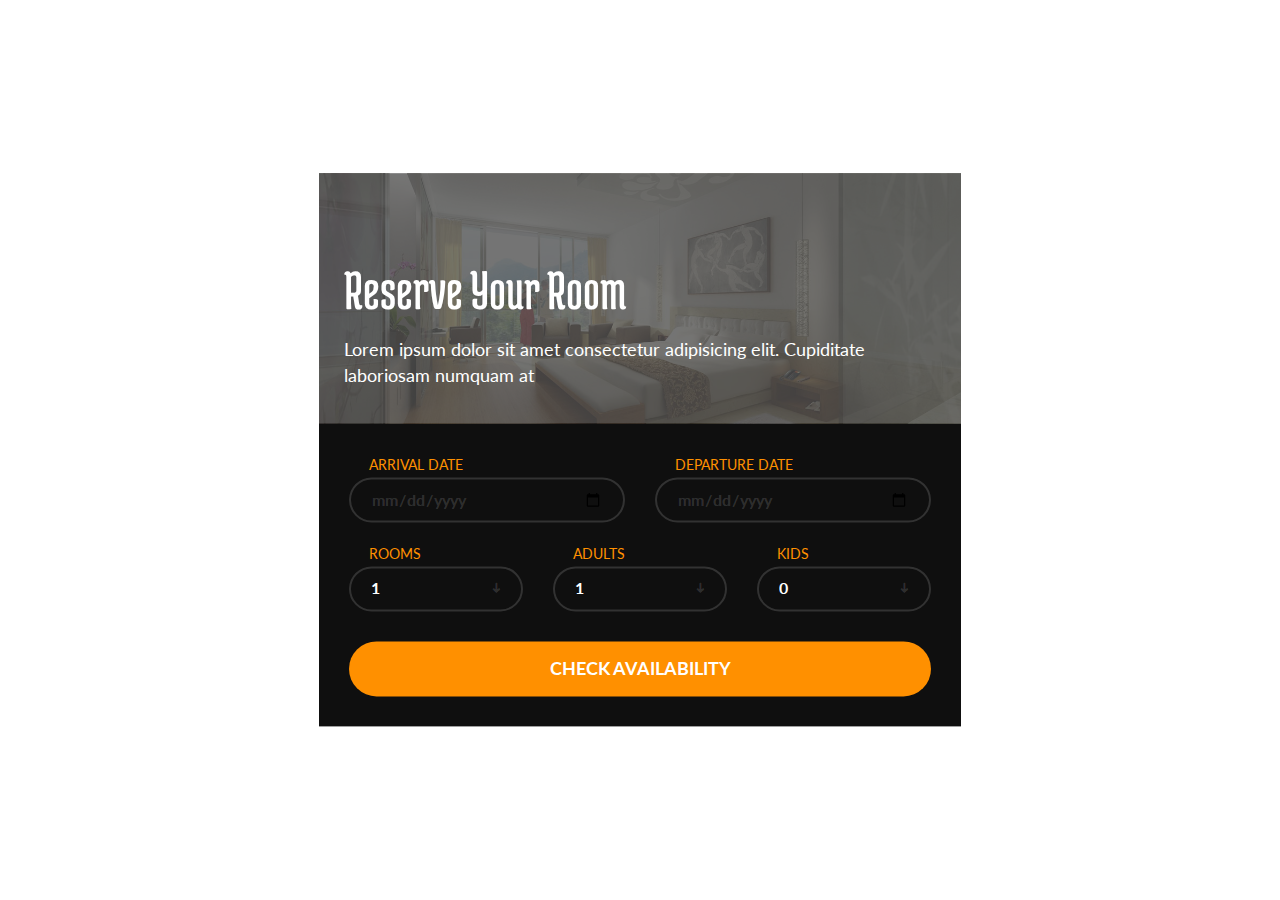
<file: src/main/webapp/resources/client/colorlib-booking-18/index.html>
<!DOCTYPE html>
<html lang="en">

<head>
	<meta charset="utf-8">
	<meta http-equiv="X-UA-Compatible" content="IE=edge">
	<meta name="viewport" content="width=device-width, initial-scale=1">
	<!-- The above 3 meta tags *must* come first in the head; any other head content must come *after* these tags -->

	<title>Booking Form HTML Template</title>

	<!-- Google font -->
	<link href="https://fonts.googleapis.com/css?family=Medula+One" rel="stylesheet">
	<link href="https://fonts.googleapis.com/css?family=Lato:400,700" rel="stylesheet">

	<!-- Bootstrap -->
	<link type="text/css" rel="stylesheet" href="css/bootstrap.min.css" />

	<!-- Custom stlylesheet -->
	<link type="text/css" rel="stylesheet" href="css/style.css" />

	<!-- HTML5 shim and Respond.js for IE8 support of HTML5 elements and media queries -->
	<!-- WARNING: Respond.js doesn't work if you view the page via file:// -->
	<!--[if lt IE 9]>
		  <script src="https://oss.maxcdn.com/html5shiv/3.7.3/html5shiv.min.js"></script>
		  <script src="https://oss.maxcdn.com/respond/1.4.2/respond.min.js"></script>
		<![endif]-->

</head>

<body>
	<div id="booking" class="section">
		<div class="section-center">
			<div class="container">
				<div class="row">
					<div class="booking-form">
						<div class="form-header">
							<h2>Reserve your Room</h2>
							<p>Lorem ipsum dolor sit amet consectetur adipisicing elit. Cupiditate laboriosam numquam at</p>
						</div>
						<form>
							<div class="row">
								<div class="col-md-6">
									<div class="form-group">
										<span class="form-label">Arrival date</span>
										<input class="form-control" type="date" required>
									</div>
								</div>
								<div class="col-md-6">
									<div class="form-group">
										<span class="form-label">Departure date</span>
										<input class="form-control" type="date" required>
									</div>
								</div>
							</div>
							<div class="row">
								<div class="col-md-4">
									<div class="form-group">
										<span class="form-label">Rooms</span>
										<select class="form-control">
											<option>1</option>
											<option>2</option>
											<option>3</option>
										</select>
										<span class="select-arrow"></span>
									</div>
								</div>
								<div class="col-md-4">
									<div class="form-group">
										<span class="form-label">Adults</span>
										<select class="form-control">
											<option>1</option>
											<option>2</option>
											<option>3</option>
										</select>
										<span class="select-arrow"></span>
									</div>
								</div>
								<div class="col-md-4">
									<div class="form-group">
										<span class="form-label">Kids</span>
										<select class="form-control">
											<option>0</option>
											<option>1</option>
											<option>2</option>
										</select>
										<span class="select-arrow"></span>
									</div>
								</div>
							</div>
							<div class="form-btn">
								<button class="submit-btn">Check availability</button>
							</div>
						</form>
					</div>
				</div>
			</div>
		</div>
	</div>
</body><!-- This templates was made by Colorlib (https://colorlib.com) -->

</html>
</file>
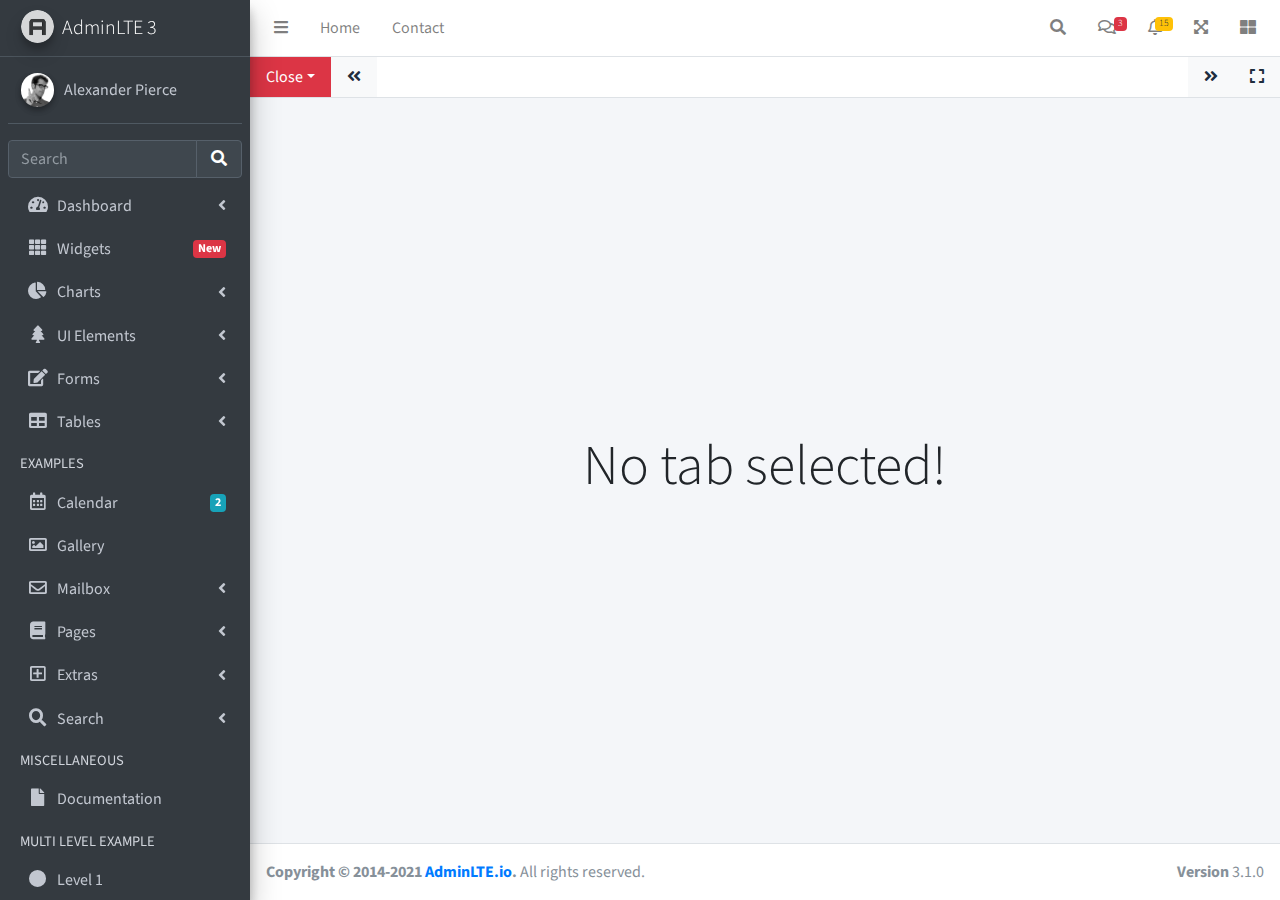
<file: src/main/webapp/resources/admin/iframe.html>
<!DOCTYPE html>
<html lang="en">
<head>
  <meta charset="utf-8">
  <meta name="viewport" content="width=device-width, initial-scale=1">
  <title>AdminLTE 3 | Tabbed IFrames</title>

  <!-- Google Font: Source Sans Pro -->
  <link rel="stylesheet" href="https://fonts.googleapis.com/css?family=Source+Sans+Pro:300,400,400i,700&display=fallback">
  <!-- Font Awesome -->
  <link rel="stylesheet" href="plugins/fontawesome-free/css/all.min.css">
  <!-- Theme style -->
  <link rel="stylesheet" href="dist/css/adminlte.min.css">
  <!-- overlayScrollbars -->
  <link rel="stylesheet" href="plugins/overlayScrollbars/css/OverlayScrollbars.min.css">
</head>
<body class="hold-transition sidebar-mini layout-fixed" data-panel-auto-height-mode="height">
<div class="wrapper">

  <!-- Navbar -->
  <nav class="main-header navbar navbar-expand navbar-white navbar-light">
    <!-- Left navbar links -->
    <ul class="navbar-nav">
      <li class="nav-item">
        <a class="nav-link" data-widget="pushmenu" href="#" role="button"><i class="fas fa-bars"></i></a>
      </li>
      <li class="nav-item d-none d-sm-inline-block">
        <a href="index3.html" class="nav-link">Home</a>
      </li>
      <li class="nav-item d-none d-sm-inline-block">
        <a href="#" class="nav-link">Contact</a>
      </li>
    </ul>

    <!-- Right navbar links -->
    <ul class="navbar-nav ml-auto">
      <!-- Navbar Search -->
      <li class="nav-item">
        <a class="nav-link" data-widget="navbar-search" href="#" role="button">
          <i class="fas fa-search"></i>
        </a>
        <div class="navbar-search-block">
          <form class="form-inline">
            <div class="input-group input-group-sm">
              <input class="form-control form-control-navbar" type="search" placeholder="Search" aria-label="Search">
              <div class="input-group-append">
                <button class="btn btn-navbar" type="submit">
                  <i class="fas fa-search"></i>
                </button>
                <button class="btn btn-navbar" type="button" data-widget="navbar-search">
                  <i class="fas fa-times"></i>
                </button>
              </div>
            </div>
          </form>
        </div>
      </li>

      <!-- Messages Dropdown Menu -->
      <li class="nav-item dropdown">
        <a class="nav-link" data-toggle="dropdown" href="#">
          <i class="far fa-comments"></i>
          <span class="badge badge-danger navbar-badge">3</span>
        </a>
        <div class="dropdown-menu dropdown-menu-lg dropdown-menu-right">
          <a href="#" class="dropdown-item">
            <!-- Message Start -->
            <div class="media">
              <img src="dist/img/user1-128x128.jpg" alt="User Avatar" class="img-size-50 mr-3 img-circle">
              <div class="media-body">
                <h3 class="dropdown-item-title">
                  Brad Diesel
                  <span class="float-right text-sm text-danger"><i class="fas fa-star"></i></span>
                </h3>
                <p class="text-sm">Call me whenever you can...</p>
                <p class="text-sm text-muted"><i class="far fa-clock mr-1"></i> 4 Hours Ago</p>
              </div>
            </div>
            <!-- Message End -->
          </a>
          <div class="dropdown-divider"></div>
          <a href="#" class="dropdown-item">
            <!-- Message Start -->
            <div class="media">
              <img src="dist/img/user8-128x128.jpg" alt="User Avatar" class="img-size-50 img-circle mr-3">
              <div class="media-body">
                <h3 class="dropdown-item-title">
                  John Pierce
                  <span class="float-right text-sm text-muted"><i class="fas fa-star"></i></span>
                </h3>
                <p class="text-sm">I got your message bro</p>
                <p class="text-sm text-muted"><i class="far fa-clock mr-1"></i> 4 Hours Ago</p>
              </div>
            </div>
            <!-- Message End -->
          </a>
          <div class="dropdown-divider"></div>
          <a href="#" class="dropdown-item">
            <!-- Message Start -->
            <div class="media">
              <img src="dist/img/user3-128x128.jpg" alt="User Avatar" class="img-size-50 img-circle mr-3">
              <div class="media-body">
                <h3 class="dropdown-item-title">
                  Nora Silvester
                  <span class="float-right text-sm text-warning"><i class="fas fa-star"></i></span>
                </h3>
                <p class="text-sm">The subject goes here</p>
                <p class="text-sm text-muted"><i class="far fa-clock mr-1"></i> 4 Hours Ago</p>
              </div>
            </div>
            <!-- Message End -->
          </a>
          <div class="dropdown-divider"></div>
          <a href="#" class="dropdown-item dropdown-footer">See All Messages</a>
        </div>
      </li>
      <!-- Notifications Dropdown Menu -->
      <li class="nav-item dropdown">
        <a class="nav-link" data-toggle="dropdown" href="#">
          <i class="far fa-bell"></i>
          <span class="badge badge-warning navbar-badge">15</span>
        </a>
        <div class="dropdown-menu dropdown-menu-lg dropdown-menu-right">
          <span class="dropdown-item dropdown-header">15 Notifications</span>
          <div class="dropdown-divider"></div>
          <a href="#" class="dropdown-item">
            <i class="fas fa-envelope mr-2"></i> 4 new messages
            <span class="float-right text-muted text-sm">3 mins</span>
          </a>
          <div class="dropdown-divider"></div>
          <a href="#" class="dropdown-item">
            <i class="fas fa-users mr-2"></i> 8 friend requests
            <span class="float-right text-muted text-sm">12 hours</span>
          </a>
          <div class="dropdown-divider"></div>
          <a href="#" class="dropdown-item">
            <i class="fas fa-file mr-2"></i> 3 new reports
            <span class="float-right text-muted text-sm">2 days</span>
          </a>
          <div class="dropdown-divider"></div>
          <a href="#" class="dropdown-item dropdown-footer">See All Notifications</a>
        </div>
      </li>
      <li class="nav-item">
        <a class="nav-link" data-widget="fullscreen" href="#" role="button">
          <i class="fas fa-expand-arrows-alt"></i>
        </a>
      </li>
      <li class="nav-item">
        <a class="nav-link" data-widget="control-sidebar" data-slide="true" href="#" role="button">
          <i class="fas fa-th-large"></i>
        </a>
      </li>
    </ul>
  </nav>
  <!-- /.navbar -->

  <!-- Main Sidebar Container -->
  <aside class="main-sidebar sidebar-dark-primary elevation-4">
    <!-- Brand Logo -->
    <a href="index3.html" class="brand-link">
      <img src="dist/img/AdminLTELogo.png" alt="AdminLTE Logo" class="brand-image img-circle elevation-3" style="opacity: .8">
      <span class="brand-text font-weight-light">AdminLTE 3</span>
    </a>

    <!-- Sidebar -->
    <div class="sidebar">
      <!-- Sidebar user panel (optional) -->
      <div class="user-panel mt-3 pb-3 mb-3 d-flex">
        <div class="image">
          <img src="dist/img/user2-160x160.jpg" class="img-circle elevation-2" alt="User Image">
        </div>
        <div class="info">
          <a href="#" class="d-block">Alexander Pierce</a>
        </div>
      </div>

      <!-- SidebarSearch Form -->
      <div class="form-inline">
        <div class="input-group" data-widget="sidebar-search">
          <input class="form-control form-control-sidebar" type="search" placeholder="Search" aria-label="Search">
          <div class="input-group-append">
            <button class="btn btn-sidebar">
              <i class="fas fa-search fa-fw"></i>
            </button>
          </div>
        </div>
      </div>

      <!-- Sidebar Menu -->
      <nav class="mt-2">
        <ul class="nav nav-pills nav-sidebar flex-column" data-widget="treeview" role="menu" data-accordion="false">
          <!-- Add icons to the links using the .nav-icon class
               with font-awesome or any other icon font library -->
          <li class="nav-item">
            <a href="#" class="nav-link">
              <i class="nav-icon fas fa-tachometer-alt"></i>
              <p>
                Dashboard
                <i class="right fas fa-angle-left"></i>
              </p>
            </a>
            <ul class="nav nav-treeview">
              <li class="nav-item">
                <a href="./index.html" class="nav-link">
                  <i class="far fa-circle nav-icon"></i>
                  <p>Dashboard v1</p>
                </a>
              </li>
              <li class="nav-item">
                <a href="./index2.html" class="nav-link">
                  <i class="far fa-circle nav-icon"></i>
                  <p>Dashboard v2</p>
                </a>
              </li>
              <li class="nav-item">
                <a href="./index3.html" class="nav-link">
                  <i class="far fa-circle nav-icon"></i>
                  <p>Dashboard v3</p>
                </a>
              </li>
            </ul>
          </li>
          <li class="nav-item">
            <a href="pages/widgets.html" class="nav-link">
              <i class="nav-icon fas fa-th"></i>
              <p>
                Widgets
                <span class="right badge badge-danger">New</span>
              </p>
            </a>
          </li>
          <li class="nav-item">
            <a href="#" class="nav-link">
              <i class="nav-icon fas fa-chart-pie"></i>
              <p>
                Charts
                <i class="right fas fa-angle-left"></i>
              </p>
            </a>
            <ul class="nav nav-treeview">
              <li class="nav-item">
                <a href="pages/charts/chartjs.html" class="nav-link">
                  <i class="far fa-circle nav-icon"></i>
                  <p>ChartJS</p>
                </a>
              </li>
              <li class="nav-item">
                <a href="pages/charts/flot.html" class="nav-link">
                  <i class="far fa-circle nav-icon"></i>
                  <p>Flot</p>
                </a>
              </li>
              <li class="nav-item">
                <a href="pages/charts/inline.html" class="nav-link">
                  <i class="far fa-circle nav-icon"></i>
                  <p>Inline</p>
                </a>
              </li>
            </ul>
          </li>
          <li class="nav-item">
            <a href="#" class="nav-link">
              <i class="nav-icon fas fa-tree"></i>
              <p>
                UI Elements
                <i class="fas fa-angle-left right"></i>
              </p>
            </a>
            <ul class="nav nav-treeview">
              <li class="nav-item">
                <a href="pages/UI/general.html" class="nav-link">
                  <i class="far fa-circle nav-icon"></i>
                  <p>General</p>
                </a>
              </li>
              <li class="nav-item">
                <a href="pages/UI/icons.html" class="nav-link">
                  <i class="far fa-circle nav-icon"></i>
                  <p>Icons</p>
                </a>
              </li>
              <li class="nav-item">
                <a href="pages/UI/buttons.html" class="nav-link">
                  <i class="far fa-circle nav-icon"></i>
                  <p>Buttons</p>
                </a>
              </li>
              <li class="nav-item">
                <a href="pages/UI/sliders.html" class="nav-link">
                  <i class="far fa-circle nav-icon"></i>
                  <p>Sliders</p>
                </a>
              </li>
              <li class="nav-item">
                <a href="pages/UI/modals.html" class="nav-link">
                  <i class="far fa-circle nav-icon"></i>
                  <p>Modals & Alerts</p>
                </a>
              </li>
              <li class="nav-item">
                <a href="pages/UI/navbar.html" class="nav-link">
                  <i class="far fa-circle nav-icon"></i>
                  <p>Navbar & Tabs</p>
                </a>
              </li>
              <li class="nav-item">
                <a href="pages/UI/timeline.html" class="nav-link">
                  <i class="far fa-circle nav-icon"></i>
                  <p>Timeline</p>
                </a>
              </li>
              <li class="nav-item">
                <a href="pages/UI/ribbons.html" class="nav-link">
                  <i class="far fa-circle nav-icon"></i>
                  <p>Ribbons</p>
                </a>
              </li>
            </ul>
          </li>
          <li class="nav-item">
            <a href="#" class="nav-link">
              <i class="nav-icon fas fa-edit"></i>
              <p>
                Forms
                <i class="fas fa-angle-left right"></i>
              </p>
            </a>
            <ul class="nav nav-treeview">
              <li class="nav-item">
                <a href="pages/forms/general.html" class="nav-link">
                  <i class="far fa-circle nav-icon"></i>
                  <p>General Elements</p>
                </a>
              </li>
              <li class="nav-item">
                <a href="pages/forms/advanced.html" class="nav-link">
                  <i class="far fa-circle nav-icon"></i>
                  <p>Advanced Elements</p>
                </a>
              </li>
              <li class="nav-item">
                <a href="pages/forms/editors.html" class="nav-link">
                  <i class="far fa-circle nav-icon"></i>
                  <p>Editors</p>
                </a>
              </li>
              <li class="nav-item">
                <a href="pages/forms/validation.html" class="nav-link">
                  <i class="far fa-circle nav-icon"></i>
                  <p>Validation</p>
                </a>
              </li>
            </ul>
          </li>
          <li class="nav-item">
            <a href="#" class="nav-link">
              <i class="nav-icon fas fa-table"></i>
              <p>
                Tables
                <i class="fas fa-angle-left right"></i>
              </p>
            </a>
            <ul class="nav nav-treeview">
              <li class="nav-item">
                <a href="pages/tables/simple.html" class="nav-link">
                  <i class="far fa-circle nav-icon"></i>
                  <p>Simple Tables</p>
                </a>
              </li>
              <li class="nav-item">
                <a href="pages/tables/data.html" class="nav-link">
                  <i class="far fa-circle nav-icon"></i>
                  <p>DataTables</p>
                </a>
              </li>
              <li class="nav-item">
                <a href="pages/tables/jsgrid.html" class="nav-link">
                  <i class="far fa-circle nav-icon"></i>
                  <p>jsGrid</p>
                </a>
              </li>
            </ul>
          </li>
          <li class="nav-header">EXAMPLES</li>
          <li class="nav-item">
            <a href="pages/calendar.html" class="nav-link">
              <i class="nav-icon far fa-calendar-alt"></i>
              <p>
                Calendar
                <span class="badge badge-info right">2</span>
              </p>
            </a>
          </li>
          <li class="nav-item">
            <a href="pages/gallery.html" class="nav-link">
              <i class="nav-icon far fa-image"></i>
              <p>
                Gallery
              </p>
            </a>
          </li>
          <li class="nav-item">
            <a href="#" class="nav-link">
              <i class="nav-icon far fa-envelope"></i>
              <p>
                Mailbox
                <i class="fas fa-angle-left right"></i>
              </p>
            </a>
            <ul class="nav nav-treeview">
              <li class="nav-item">
                <a href="pages/mailbox/mailbox.html" class="nav-link">
                  <i class="far fa-circle nav-icon"></i>
                  <p>Inbox</p>
                </a>
              </li>
              <li class="nav-item">
                <a href="pages/mailbox/compose.html" class="nav-link">
                  <i class="far fa-circle nav-icon"></i>
                  <p>Compose</p>
                </a>
              </li>
              <li class="nav-item">
                <a href="pages/mailbox/read-mail.html" class="nav-link">
                  <i class="far fa-circle nav-icon"></i>
                  <p>Read</p>
                </a>
              </li>
            </ul>
          </li>
          <li class="nav-item">
            <a href="#" class="nav-link">
              <i class="nav-icon fas fa-book"></i>
              <p>
                Pages
                <i class="fas fa-angle-left right"></i>
              </p>
            </a>
            <ul class="nav nav-treeview">
              <li class="nav-item">
                <a href="pages/examples/invoice.html" class="nav-link">
                  <i class="far fa-circle nav-icon"></i>
                  <p>Invoice</p>
                </a>
              </li>
              <li class="nav-item">
                <a href="pages/examples/profile.html" class="nav-link">
                  <i class="far fa-circle nav-icon"></i>
                  <p>Profile</p>
                </a>
              </li>
              <li class="nav-item">
                <a href="pages/examples/e-commerce.html" class="nav-link">
                  <i class="far fa-circle nav-icon"></i>
                  <p>E-commerce</p>
                </a>
              </li>
              <li class="nav-item">
                <a href="pages/examples/projects.html" class="nav-link">
                  <i class="far fa-circle nav-icon"></i>
                  <p>Projects</p>
                </a>
              </li>
              <li class="nav-item">
                <a href="pages/examples/project-add.html" class="nav-link">
                  <i class="far fa-circle nav-icon"></i>
                  <p>Project Add</p>
                </a>
              </li>
              <li class="nav-item">
                <a href="pages/examples/project-edit.html" class="nav-link">
                  <i class="far fa-circle nav-icon"></i>
                  <p>Project Edit</p>
                </a>
              </li>
              <li class="nav-item">
                <a href="pages/examples/project-detail.html" class="nav-link">
                  <i class="far fa-circle nav-icon"></i>
                  <p>Project Detail</p>
                </a>
              </li>
              <li class="nav-item">
                <a href="pages/examples/contacts.html" class="nav-link">
                  <i class="far fa-circle nav-icon"></i>
                  <p>Contacts</p>
                </a>
              </li>
              <li class="nav-item">
                <a href="pages/examples/faq.html" class="nav-link">
                  <i class="far fa-circle nav-icon"></i>
                  <p>FAQ</p>
                </a>
              </li>
              <li class="nav-item">
                <a href="pages/examples/contact-us.html" class="nav-link">
                  <i class="far fa-circle nav-icon"></i>
                  <p>Contact us</p>
                </a>
              </li>
            </ul>
          </li>
          <li class="nav-item">
            <a href="#" class="nav-link">
              <i class="nav-icon far fa-plus-square"></i>
              <p>
                Extras
                <i class="fas fa-angle-left right"></i>
              </p>
            </a>
            <ul class="nav nav-treeview">
              <li class="nav-item">
                <a href="#" class="nav-link">
                  <i class="far fa-circle nav-icon"></i>
                  <p>
                    Login & Register v1
                    <i class="fas fa-angle-left right"></i>
                  </p>
                </a>
                <ul class="nav nav-treeview">
                  <li class="nav-item">
                    <a href="pages/examples/login.html" class="nav-link">
                      <i class="far fa-circle nav-icon"></i>
                      <p>Login v1</p>
                    </a>
                  </li>
                  <li class="nav-item">
                    <a href="pages/examples/register.html" class="nav-link">
                      <i class="far fa-circle nav-icon"></i>
                      <p>Register v1</p>
                    </a>
                  </li>
                  <li class="nav-item">
                    <a href="pages/examples/forgot-password.html" class="nav-link">
                      <i class="far fa-circle nav-icon"></i>
                      <p>Forgot Password v1</p>
                    </a>
                  </li>
                  <li class="nav-item">
                    <a href="pages/examples/recover-password.html" class="nav-link">
                      <i class="far fa-circle nav-icon"></i>
                      <p>Recover Password v1</p>
                    </a>
                  </li>
                </ul>
              </li>
              <li class="nav-item">
                <a href="#" class="nav-link">
                  <i class="far fa-circle nav-icon"></i>
                  <p>
                    Login & Register v2
                    <i class="fas fa-angle-left right"></i>
                  </p>
                </a>
                <ul class="nav nav-treeview">
                  <li class="nav-item">
                    <a href="pages/examples/login-v2.html" class="nav-link">
                      <i class="far fa-circle nav-icon"></i>
                      <p>Login v2</p>
                    </a>
                  </li>
                  <li class="nav-item">
                    <a href="pages/examples/register-v2.html" class="nav-link">
                      <i class="far fa-circle nav-icon"></i>
                      <p>Register v2</p>
                    </a>
                  </li>
                  <li class="nav-item">
                    <a href="pages/examples/forgot-password-v2.html" class="nav-link">
                      <i class="far fa-circle nav-icon"></i>
                      <p>Forgot Password v2</p>
                    </a>
                  </li>
                  <li class="nav-item">
                    <a href="pages/examples/recover-password-v2.html" class="nav-link">
                      <i class="far fa-circle nav-icon"></i>
                      <p>Recover Password v2</p>
                    </a>
                  </li>
                </ul>
              </li>
              <li class="nav-item">
                <a href="pages/examples/lockscreen.html" class="nav-link">
                  <i class="far fa-circle nav-icon"></i>
                  <p>Lockscreen</p>
                </a>
              </li>
              <li class="nav-item">
                <a href="pages/examples/legacy-user-menu.html" class="nav-link">
                  <i class="far fa-circle nav-icon"></i>
                  <p>Legacy User Menu</p>
                </a>
              </li>
              <li class="nav-item">
                <a href="pages/examples/language-menu.html" class="nav-link">
                  <i class="far fa-circle nav-icon"></i>
                  <p>Language Menu</p>
                </a>
              </li>
              <li class="nav-item">
                <a href="pages/examples/404.html" class="nav-link">
                  <i class="far fa-circle nav-icon"></i>
                  <p>Error 404</p>
                </a>
              </li>
              <li class="nav-item">
                <a href="pages/examples/500.html" class="nav-link">
                  <i class="far fa-circle nav-icon"></i>
                  <p>Error 500</p>
                </a>
              </li>
              <li class="nav-item">
                <a href="pages/examples/pace.html" class="nav-link">
                  <i class="far fa-circle nav-icon"></i>
                  <p>Pace</p>
                </a>
              </li>
              <li class="nav-item">
                <a href="pages/examples/blank.html" class="nav-link">
                  <i class="far fa-circle nav-icon"></i>
                  <p>Blank Page</p>
                </a>
              </li>
              <li class="nav-item">
                <a href="starter.html" class="nav-link">
                  <i class="far fa-circle nav-icon"></i>
                  <p>Starter Page</p>
                </a>
              </li>
            </ul>
          </li>
          <li class="nav-item">
            <a href="#" class="nav-link">
              <i class="nav-icon fas fa-search"></i>
              <p>
                Search
                <i class="fas fa-angle-left right"></i>
              </p>
            </a>
            <ul class="nav nav-treeview">
              <li class="nav-item">
                <a href="pages/search/simple.html" class="nav-link">
                  <i class="far fa-circle nav-icon"></i>
                  <p>Simple Search</p>
                </a>
              </li>
              <li class="nav-item">
                <a href="pages/search/enhanced.html" class="nav-link">
                  <i class="far fa-circle nav-icon"></i>
                  <p>Enhanced</p>
                </a>
              </li>
            </ul>
          </li>
          <li class="nav-header">MISCELLANEOUS</li>
          <li class="nav-item">
            <a href="https://adminlte.io/docs/3.1/" class="nav-link">
              <i class="nav-icon fas fa-file"></i>
              <p>Documentation</p>
            </a>
          </li>
          <li class="nav-header">MULTI LEVEL EXAMPLE</li>
          <li class="nav-item">
            <a href="#" class="nav-link">
              <i class="fas fa-circle nav-icon"></i>
              <p>Level 1</p>
            </a>
          </li>
          <li class="nav-item">
            <a href="#" class="nav-link">
              <i class="nav-icon fas fa-circle"></i>
              <p>
                Level 1
                <i class="right fas fa-angle-left"></i>
              </p>
            </a>
            <ul class="nav nav-treeview">
              <li class="nav-item">
                <a href="#" class="nav-link">
                  <i class="far fa-circle nav-icon"></i>
                  <p>Level 2</p>
                </a>
              </li>
              <li class="nav-item">
                <a href="#" class="nav-link">
                  <i class="far fa-circle nav-icon"></i>
                  <p>
                    Level 2
                    <i class="right fas fa-angle-left"></i>
                  </p>
                </a>
                <ul class="nav nav-treeview">
                  <li class="nav-item">
                    <a href="#" class="nav-link">
                      <i class="far fa-dot-circle nav-icon"></i>
                      <p>Level 3</p>
                    </a>
                  </li>
                  <li class="nav-item">
                    <a href="#" class="nav-link">
                      <i class="far fa-dot-circle nav-icon"></i>
                      <p>Level 3</p>
                    </a>
                  </li>
                  <li class="nav-item">
                    <a href="#" class="nav-link">
                      <i class="far fa-dot-circle nav-icon"></i>
                      <p>Level 3</p>
                    </a>
                  </li>
                </ul>
              </li>
              <li class="nav-item">
                <a href="#" class="nav-link">
                  <i class="far fa-circle nav-icon"></i>
                  <p>Level 2</p>
                </a>
              </li>
            </ul>
          </li>
          <li class="nav-item">
            <a href="#" class="nav-link">
              <i class="fas fa-circle nav-icon"></i>
              <p>Level 1</p>
            </a>
          </li>
          <li class="nav-header">LABELS</li>
          <li class="nav-item">
            <a href="#" class="nav-link">
              <i class="nav-icon far fa-circle text-danger"></i>
              <p class="text">Important</p>
            </a>
          </li>
          <li class="nav-item">
            <a href="#" class="nav-link">
              <i class="nav-icon far fa-circle text-warning"></i>
              <p>Warning</p>
            </a>
          </li>
          <li class="nav-item">
            <a href="#" class="nav-link">
              <i class="nav-icon far fa-circle text-info"></i>
              <p>Informational</p>
            </a>
          </li>
        </ul>
      </nav>
      <!-- /.sidebar-menu -->
    </div>
    <!-- /.sidebar -->
  </aside>

  <!-- Content Wrapper. Contains page content -->
  <div class="content-wrapper iframe-mode" data-widget="iframe" data-loading-screen="750">
    <div class="nav navbar navbar-expand navbar-white navbar-light border-bottom p-0">
      <div class="nav-item dropdown">
        <a class="nav-link bg-danger dropdown-toggle" data-toggle="dropdown" href="#" role="button" aria-haspopup="true" aria-expanded="false">Close</a>
        <div class="dropdown-menu mt-0">
          <a class="dropdown-item" href="#" data-widget="iframe-close" data-type="all">Close All</a>
          <a class="dropdown-item" href="#" data-widget="iframe-close" data-type="all-other">Close All Other</a>
        </div>
      </div>
      <a class="nav-link bg-light" href="#" data-widget="iframe-scrollleft"><i class="fas fa-angle-double-left"></i></a>
      <ul class="navbar-nav overflow-hidden" role="tablist"></ul>
      <a class="nav-link bg-light" href="#" data-widget="iframe-scrollright"><i class="fas fa-angle-double-right"></i></a>
      <a class="nav-link bg-light" href="#" data-widget="iframe-fullscreen"><i class="fas fa-expand"></i></a>
    </div>
    <div class="tab-content">
      <div class="tab-empty">
        <h2 class="display-4">No tab selected!</h2>
      </div>
      <div class="tab-loading">
        <div>
          <h2 class="display-4">Tab is loading <i class="fa fa-sync fa-spin"></i></h2>
        </div>
      </div>
    </div>
  </div>
  <!-- /.content-wrapper -->
  <footer class="main-footer">
    <strong>Copyright &copy; 2014-2021 <a href="https://adminlte.io">AdminLTE.io</a>.</strong>
    All rights reserved.
    <div class="float-right d-none d-sm-inline-block">
      <b>Version</b> 3.1.0
    </div>
  </footer>

  <!-- Control Sidebar -->
  <aside class="control-sidebar control-sidebar-dark">
    <!-- Control sidebar content goes here -->
  </aside>
  <!-- /.control-sidebar -->
</div>
<!-- ./wrapper -->

<!-- jQuery -->
<script src="plugins/jquery/jquery.min.js"></script>
<!-- jQuery UI 1.11.4 -->
<script src="plugins/jquery-ui/jquery-ui.min.js"></script>
<!-- Resolve conflict in jQuery UI tooltip with Bootstrap tooltip -->
<script>
  $.widget.bridge('uibutton', $.ui.button)
</script>
<!-- Bootstrap 4 -->
<script src="plugins/bootstrap/js/bootstrap.bundle.min.js"></script>
<!-- overlayScrollbars -->
<script src="plugins/overlayScrollbars/js/jquery.overlayScrollbars.min.js"></script>
<!-- AdminLTE App -->
<script src="dist/js/adminlte.js"></script>
<!-- AdminLTE for demo purposes -->
<script src="dist/js/demo.js"></script>
</body>
</html>
</file>
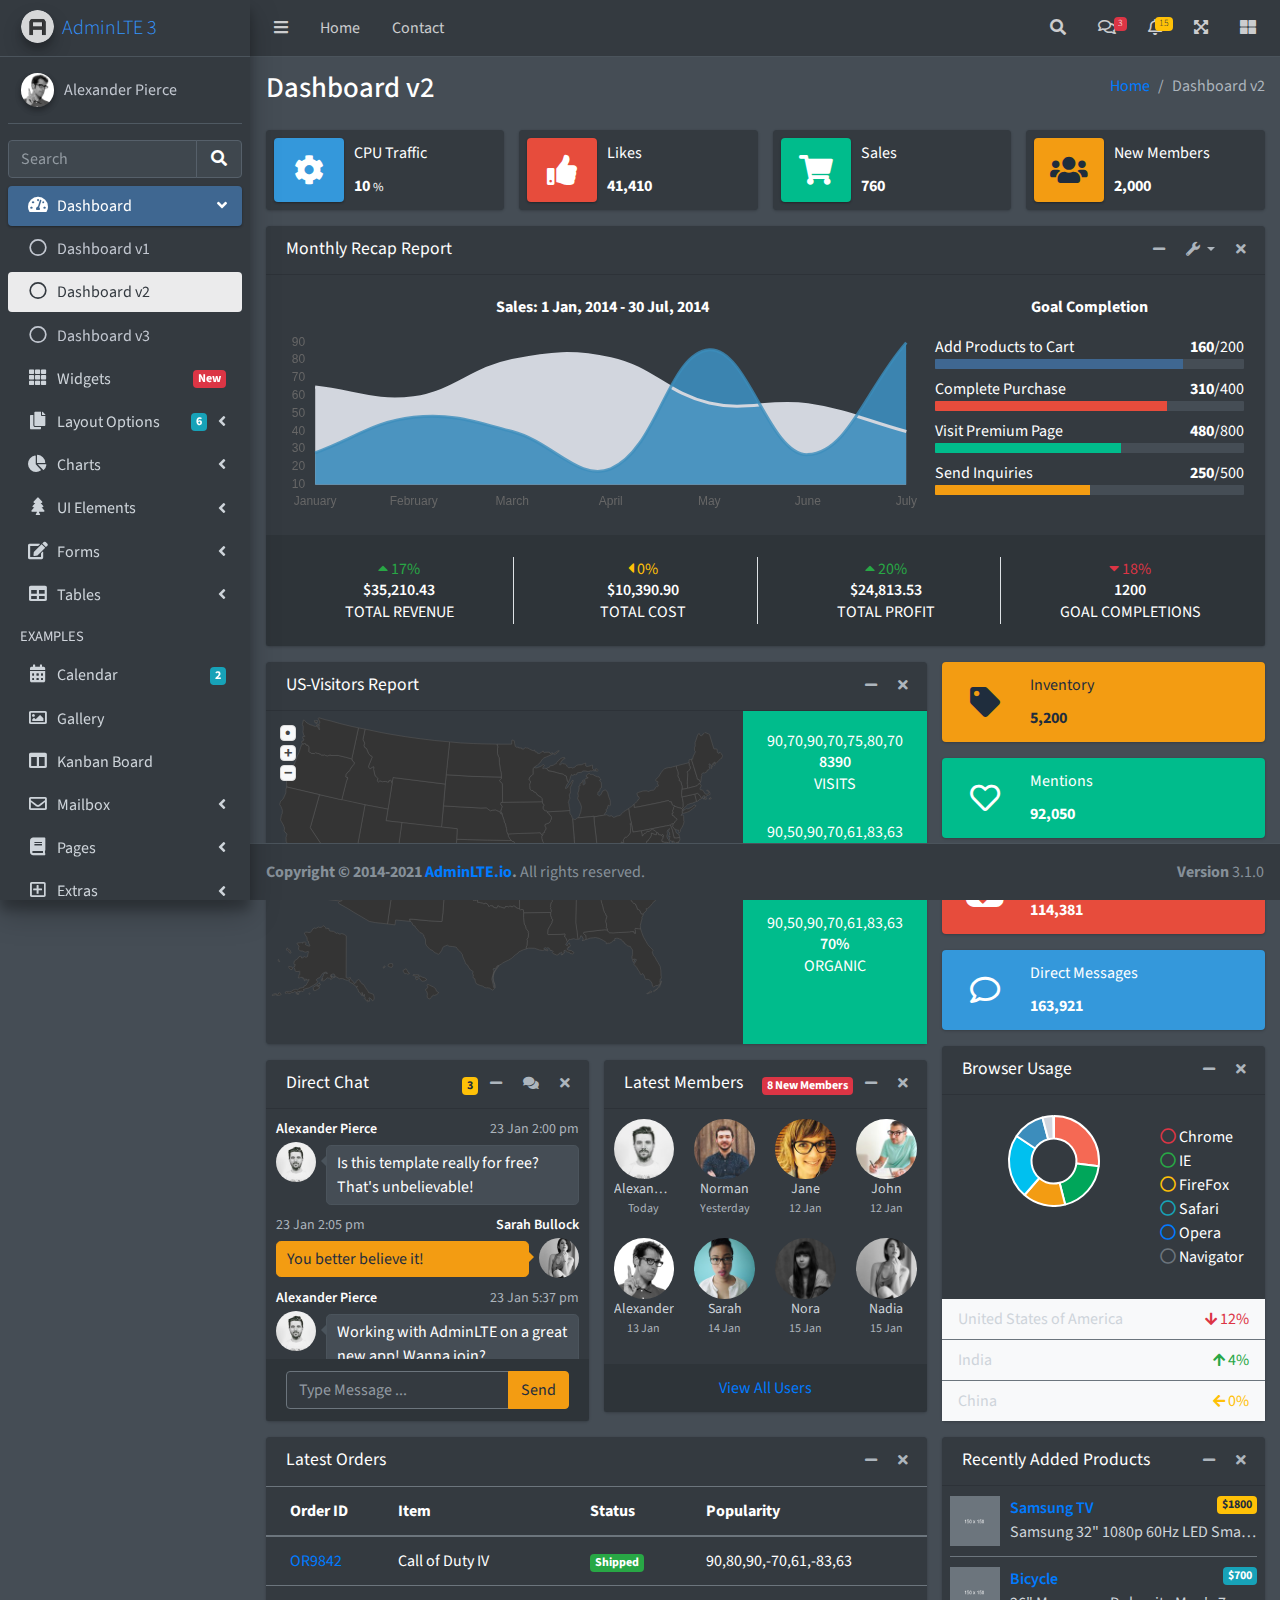
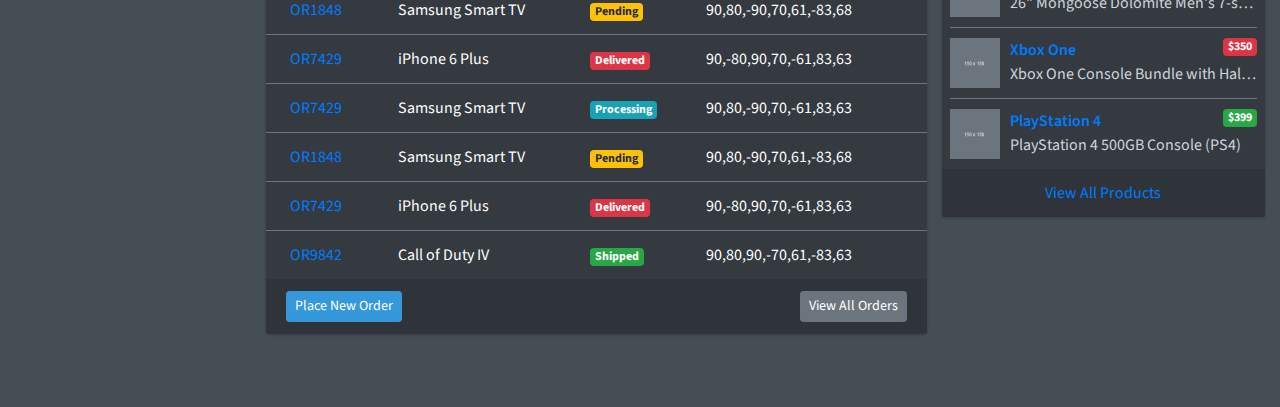
<file: src/main/webapp/resources/admin/index2.html>
<!DOCTYPE html>
<html lang="en">
<head>
  <meta charset="utf-8">
  <meta name="viewport" content="width=device-width, initial-scale=1">
  <title>AdminLTE 3 | Dashboard 2</title>

  <!-- Google Font: Source Sans Pro -->
  <link rel="stylesheet" href="https://fonts.googleapis.com/css?family=Source+Sans+Pro:300,400,400i,700&display=fallback">
  <!-- Font Awesome Icons -->
  <link rel="stylesheet" href="plugins/fontawesome-free/css/all.min.css">
  <!-- overlayScrollbars -->
  <link rel="stylesheet" href="plugins/overlayScrollbars/css/OverlayScrollbars.min.css">
  <!-- Theme style -->
  <link rel="stylesheet" href="dist/css/adminlte.min.css">
</head>
<body class="hold-transition dark-mode sidebar-mini layout-fixed layout-navbar-fixed layout-footer-fixed">
<div class="wrapper">

  <!-- Preloader -->
  <div class="preloader flex-column justify-content-center align-items-center">
    <img class="animation__wobble" src="dist/img/AdminLTELogo.png" alt="AdminLTELogo" height="60" width="60">
  </div>

  <!-- Navbar -->
  <nav class="main-header navbar navbar-expand navbar-dark">
    <!-- Left navbar links -->
    <ul class="navbar-nav">
      <li class="nav-item">
        <a class="nav-link" data-widget="pushmenu" href="#" role="button"><i class="fas fa-bars"></i></a>
      </li>
      <li class="nav-item d-none d-sm-inline-block">
        <a href="index3.html" class="nav-link">Home</a>
      </li>
      <li class="nav-item d-none d-sm-inline-block">
        <a href="#" class="nav-link">Contact</a>
      </li>
    </ul>

    <!-- Right navbar links -->
    <ul class="navbar-nav ml-auto">
      <!-- Navbar Search -->
      <li class="nav-item">
        <a class="nav-link" data-widget="navbar-search" href="#" role="button">
          <i class="fas fa-search"></i>
        </a>
        <div class="navbar-search-block">
          <form class="form-inline">
            <div class="input-group input-group-sm">
              <input class="form-control form-control-navbar" type="search" placeholder="Search" aria-label="Search">
              <div class="input-group-append">
                <button class="btn btn-navbar" type="submit">
                  <i class="fas fa-search"></i>
                </button>
                <button class="btn btn-navbar" type="button" data-widget="navbar-search">
                  <i class="fas fa-times"></i>
                </button>
              </div>
            </div>
          </form>
        </div>
      </li>

      <!-- Messages Dropdown Menu -->
      <li class="nav-item dropdown">
        <a class="nav-link" data-toggle="dropdown" href="#">
          <i class="far fa-comments"></i>
          <span class="badge badge-danger navbar-badge">3</span>
        </a>
        <div class="dropdown-menu dropdown-menu-lg dropdown-menu-right">
          <a href="#" class="dropdown-item">
            <!-- Message Start -->
            <div class="media">
              <img src="dist/img/user1-128x128.jpg" alt="User Avatar" class="img-size-50 mr-3 img-circle">
              <div class="media-body">
                <h3 class="dropdown-item-title">
                  Brad Diesel
                  <span class="float-right text-sm text-danger"><i class="fas fa-star"></i></span>
                </h3>
                <p class="text-sm">Call me whenever you can...</p>
                <p class="text-sm text-muted"><i class="far fa-clock mr-1"></i> 4 Hours Ago</p>
              </div>
            </div>
            <!-- Message End -->
          </a>
          <div class="dropdown-divider"></div>
          <a href="#" class="dropdown-item">
            <!-- Message Start -->
            <div class="media">
              <img src="dist/img/user8-128x128.jpg" alt="User Avatar" class="img-size-50 img-circle mr-3">
              <div class="media-body">
                <h3 class="dropdown-item-title">
                  John Pierce
                  <span class="float-right text-sm text-muted"><i class="fas fa-star"></i></span>
                </h3>
                <p class="text-sm">I got your message bro</p>
                <p class="text-sm text-muted"><i class="far fa-clock mr-1"></i> 4 Hours Ago</p>
              </div>
            </div>
            <!-- Message End -->
          </a>
          <div class="dropdown-divider"></div>
          <a href="#" class="dropdown-item">
            <!-- Message Start -->
            <div class="media">
              <img src="dist/img/user3-128x128.jpg" alt="User Avatar" class="img-size-50 img-circle mr-3">
              <div class="media-body">
                <h3 class="dropdown-item-title">
                  Nora Silvester
                  <span class="float-right text-sm text-warning"><i class="fas fa-star"></i></span>
                </h3>
                <p class="text-sm">The subject goes here</p>
                <p class="text-sm text-muted"><i class="far fa-clock mr-1"></i> 4 Hours Ago</p>
              </div>
            </div>
            <!-- Message End -->
          </a>
          <div class="dropdown-divider"></div>
          <a href="#" class="dropdown-item dropdown-footer">See All Messages</a>
        </div>
      </li>
      <!-- Notifications Dropdown Menu -->
      <li class="nav-item dropdown">
        <a class="nav-link" data-toggle="dropdown" href="#">
          <i class="far fa-bell"></i>
          <span class="badge badge-warning navbar-badge">15</span>
        </a>
        <div class="dropdown-menu dropdown-menu-lg dropdown-menu-right">
          <span class="dropdown-item dropdown-header">15 Notifications</span>
          <div class="dropdown-divider"></div>
          <a href="#" class="dropdown-item">
            <i class="fas fa-envelope mr-2"></i> 4 new messages
            <span class="float-right text-muted text-sm">3 mins</span>
          </a>
          <div class="dropdown-divider"></div>
          <a href="#" class="dropdown-item">
            <i class="fas fa-users mr-2"></i> 8 friend requests
            <span class="float-right text-muted text-sm">12 hours</span>
          </a>
          <div class="dropdown-divider"></div>
          <a href="#" class="dropdown-item">
            <i class="fas fa-file mr-2"></i> 3 new reports
            <span class="float-right text-muted text-sm">2 days</span>
          </a>
          <div class="dropdown-divider"></div>
          <a href="#" class="dropdown-item dropdown-footer">See All Notifications</a>
        </div>
      </li>
      <li class="nav-item">
        <a class="nav-link" data-widget="fullscreen" href="#" role="button">
          <i class="fas fa-expand-arrows-alt"></i>
        </a>
      </li>
      <li class="nav-item">
        <a class="nav-link" data-widget="control-sidebar" data-slide="true" href="#" role="button">
          <i class="fas fa-th-large"></i>
        </a>
      </li>
    </ul>
  </nav>
  <!-- /.navbar -->

  <!-- Main Sidebar Container -->
  <aside class="main-sidebar sidebar-dark-primary elevation-4">
    <!-- Brand Logo -->
    <a href="index3.html" class="brand-link">
      <img src="dist/img/AdminLTELogo.png" alt="AdminLTE Logo" class="brand-image img-circle elevation-3" style="opacity: .8">
      <span class="brand-text font-weight-light">AdminLTE 3</span>
    </a>

    <!-- Sidebar -->
    <div class="sidebar">
      <!-- Sidebar user panel (optional) -->
      <div class="user-panel mt-3 pb-3 mb-3 d-flex">
        <div class="image">
          <img src="dist/img/user2-160x160.jpg" class="img-circle elevation-2" alt="User Image">
        </div>
        <div class="info">
          <a href="#" class="d-block">Alexander Pierce</a>
        </div>
      </div>

      <!-- SidebarSearch Form -->
      <div class="form-inline">
        <div class="input-group" data-widget="sidebar-search">
          <input class="form-control form-control-sidebar" type="search" placeholder="Search" aria-label="Search">
          <div class="input-group-append">
            <button class="btn btn-sidebar">
              <i class="fas fa-search fa-fw"></i>
            </button>
          </div>
        </div>
      </div>

      <!-- Sidebar Menu -->
      <nav class="mt-2">
        <ul class="nav nav-pills nav-sidebar flex-column" data-widget="treeview" role="menu" data-accordion="false">
          <!-- Add icons to the links using the .nav-icon class
               with font-awesome or any other icon font library -->
          <li class="nav-item menu-open">
            <a href="#" class="nav-link active">
              <i class="nav-icon fas fa-tachometer-alt"></i>
              <p>
                Dashboard
                <i class="right fas fa-angle-left"></i>
              </p>
            </a>
            <ul class="nav nav-treeview">
              <li class="nav-item">
                <a href="./index.html" class="nav-link">
                  <i class="far fa-circle nav-icon"></i>
                  <p>Dashboard v1</p>
                </a>
              </li>
              <li class="nav-item">
                <a href="./index2.html" class="nav-link active">
                  <i class="far fa-circle nav-icon"></i>
                  <p>Dashboard v2</p>
                </a>
              </li>
              <li class="nav-item">
                <a href="./index3.html" class="nav-link">
                  <i class="far fa-circle nav-icon"></i>
                  <p>Dashboard v3</p>
                </a>
              </li>
            </ul>
          </li>
          <li class="nav-item">
            <a href="pages/widgets.html" class="nav-link">
              <i class="nav-icon fas fa-th"></i>
              <p>
                Widgets
                <span class="right badge badge-danger">New</span>
              </p>
            </a>
          </li>
          <li class="nav-item">
            <a href="#" class="nav-link">
              <i class="nav-icon fas fa-copy"></i>
              <p>
                Layout Options
                <i class="fas fa-angle-left right"></i>
                <span class="badge badge-info right">6</span>
              </p>
            </a>
            <ul class="nav nav-treeview">
              <li class="nav-item">
                <a href="pages/layout/top-nav.html" class="nav-link">
                  <i class="far fa-circle nav-icon"></i>
                  <p>Top Navigation</p>
                </a>
              </li>
              <li class="nav-item">
                <a href="pages/layout/top-nav-sidebar.html" class="nav-link">
                  <i class="far fa-circle nav-icon"></i>
                  <p>Top Navigation + Sidebar</p>
                </a>
              </li>
              <li class="nav-item">
                <a href="pages/layout/boxed.html" class="nav-link">
                  <i class="far fa-circle nav-icon"></i>
                  <p>Boxed</p>
                </a>
              </li>
              <li class="nav-item">
                <a href="pages/layout/fixed-sidebar.html" class="nav-link">
                  <i class="far fa-circle nav-icon"></i>
                  <p>Fixed Sidebar</p>
                </a>
              </li>
              <li class="nav-item">
                <a href="pages/layout/fixed-sidebar-custom.html" class="nav-link">
                  <i class="far fa-circle nav-icon"></i>
                  <p>Fixed Sidebar <small>+ Custom Area</small></p>
                </a>
              </li>
              <li class="nav-item">
                <a href="pages/layout/fixed-topnav.html" class="nav-link">
                  <i class="far fa-circle nav-icon"></i>
                  <p>Fixed Navbar</p>
                </a>
              </li>
              <li class="nav-item">
                <a href="pages/layout/fixed-footer.html" class="nav-link">
                  <i class="far fa-circle nav-icon"></i>
                  <p>Fixed Footer</p>
                </a>
              </li>
              <li class="nav-item">
                <a href="pages/layout/collapsed-sidebar.html" class="nav-link">
                  <i class="far fa-circle nav-icon"></i>
                  <p>Collapsed Sidebar</p>
                </a>
              </li>
            </ul>
          </li>
          <li class="nav-item">
            <a href="#" class="nav-link">
              <i class="nav-icon fas fa-chart-pie"></i>
              <p>
                Charts
                <i class="right fas fa-angle-left"></i>
              </p>
            </a>
            <ul class="nav nav-treeview">
              <li class="nav-item">
                <a href="pages/charts/chartjs.html" class="nav-link">
                  <i class="far fa-circle nav-icon"></i>
                  <p>ChartJS</p>
                </a>
              </li>
              <li class="nav-item">
                <a href="pages/charts/flot.html" class="nav-link">
                  <i class="far fa-circle nav-icon"></i>
                  <p>Flot</p>
                </a>
              </li>
              <li class="nav-item">
                <a href="pages/charts/inline.html" class="nav-link">
                  <i class="far fa-circle nav-icon"></i>
                  <p>Inline</p>
                </a>
              </li>
              <li class="nav-item">
                <a href="pages/charts/uplot.html" class="nav-link">
                  <i class="far fa-circle nav-icon"></i>
                  <p>uPlot</p>
                </a>
              </li>
            </ul>
          </li>
          <li class="nav-item">
            <a href="#" class="nav-link">
              <i class="nav-icon fas fa-tree"></i>
              <p>
                UI Elements
                <i class="fas fa-angle-left right"></i>
              </p>
            </a>
            <ul class="nav nav-treeview">
              <li class="nav-item">
                <a href="pages/UI/general.html" class="nav-link">
                  <i class="far fa-circle nav-icon"></i>
                  <p>General</p>
                </a>
              </li>
              <li class="nav-item">
                <a href="pages/UI/icons.html" class="nav-link">
                  <i class="far fa-circle nav-icon"></i>
                  <p>Icons</p>
                </a>
              </li>
              <li class="nav-item">
                <a href="pages/UI/buttons.html" class="nav-link">
                  <i class="far fa-circle nav-icon"></i>
                  <p>Buttons</p>
                </a>
              </li>
              <li class="nav-item">
                <a href="pages/UI/sliders.html" class="nav-link">
                  <i class="far fa-circle nav-icon"></i>
                  <p>Sliders</p>
                </a>
              </li>
              <li class="nav-item">
                <a href="pages/UI/modals.html" class="nav-link">
                  <i class="far fa-circle nav-icon"></i>
                  <p>Modals & Alerts</p>
                </a>
              </li>
              <li class="nav-item">
                <a href="pages/UI/navbar.html" class="nav-link">
                  <i class="far fa-circle nav-icon"></i>
                  <p>Navbar & Tabs</p>
                </a>
              </li>
              <li class="nav-item">
                <a href="pages/UI/timeline.html" class="nav-link">
                  <i class="far fa-circle nav-icon"></i>
                  <p>Timeline</p>
                </a>
              </li>
              <li class="nav-item">
                <a href="pages/UI/ribbons.html" class="nav-link">
                  <i class="far fa-circle nav-icon"></i>
                  <p>Ribbons</p>
                </a>
              </li>
            </ul>
          </li>
          <li class="nav-item">
            <a href="#" class="nav-link">
              <i class="nav-icon fas fa-edit"></i>
              <p>
                Forms
                <i class="fas fa-angle-left right"></i>
              </p>
            </a>
            <ul class="nav nav-treeview">
              <li class="nav-item">
                <a href="pages/forms/general.html" class="nav-link">
                  <i class="far fa-circle nav-icon"></i>
                  <p>General Elements</p>
                </a>
              </li>
              <li class="nav-item">
                <a href="pages/forms/advanced.html" class="nav-link">
                  <i class="far fa-circle nav-icon"></i>
                  <p>Advanced Elements</p>
                </a>
              </li>
              <li class="nav-item">
                <a href="pages/forms/editors.html" class="nav-link">
                  <i class="far fa-circle nav-icon"></i>
                  <p>Editors</p>
                </a>
              </li>
              <li class="nav-item">
                <a href="pages/forms/validation.html" class="nav-link">
                  <i class="far fa-circle nav-icon"></i>
                  <p>Validation</p>
                </a>
              </li>
            </ul>
          </li>
          <li class="nav-item">
            <a href="#" class="nav-link">
              <i class="nav-icon fas fa-table"></i>
              <p>
                Tables
                <i class="fas fa-angle-left right"></i>
              </p>
            </a>
            <ul class="nav nav-treeview">
              <li class="nav-item">
                <a href="pages/tables/simple.html" class="nav-link">
                  <i class="far fa-circle nav-icon"></i>
                  <p>Simple Tables</p>
                </a>
              </li>
              <li class="nav-item">
                <a href="pages/tables/data.html" class="nav-link">
                  <i class="far fa-circle nav-icon"></i>
                  <p>DataTables</p>
                </a>
              </li>
              <li class="nav-item">
                <a href="pages/tables/jsgrid.html" class="nav-link">
                  <i class="far fa-circle nav-icon"></i>
                  <p>jsGrid</p>
                </a>
              </li>
            </ul>
          </li>
          <li class="nav-header">EXAMPLES</li>
          <li class="nav-item">
            <a href="pages/calendar.html" class="nav-link">
              <i class="nav-icon fas fa-calendar-alt"></i>
              <p>
                Calendar
                <span class="badge badge-info right">2</span>
              </p>
            </a>
          </li>
          <li class="nav-item">
            <a href="pages/gallery.html" class="nav-link">
              <i class="nav-icon far fa-image"></i>
              <p>
                Gallery
              </p>
            </a>
          </li>
          <li class="nav-item">
            <a href="pages/kanban.html" class="nav-link">
              <i class="nav-icon fas fa-columns"></i>
              <p>
                Kanban Board
              </p>
            </a>
          </li>
          <li class="nav-item">
            <a href="#" class="nav-link">
              <i class="nav-icon far fa-envelope"></i>
              <p>
                Mailbox
                <i class="fas fa-angle-left right"></i>
              </p>
            </a>
            <ul class="nav nav-treeview">
              <li class="nav-item">
                <a href="pages/mailbox/mailbox.html" class="nav-link">
                  <i class="far fa-circle nav-icon"></i>
                  <p>Inbox</p>
                </a>
              </li>
              <li class="nav-item">
                <a href="pages/mailbox/compose.html" class="nav-link">
                  <i class="far fa-circle nav-icon"></i>
                  <p>Compose</p>
                </a>
              </li>
              <li class="nav-item">
                <a href="pages/mailbox/read-mail.html" class="nav-link">
                  <i class="far fa-circle nav-icon"></i>
                  <p>Read</p>
                </a>
              </li>
            </ul>
          </li>
          <li class="nav-item">
            <a href="#" class="nav-link">
              <i class="nav-icon fas fa-book"></i>
              <p>
                Pages
                <i class="fas fa-angle-left right"></i>
              </p>
            </a>
            <ul class="nav nav-treeview">
              <li class="nav-item">
                <a href="pages/examples/invoice.html" class="nav-link">
                  <i class="far fa-circle nav-icon"></i>
                  <p>Invoice</p>
                </a>
              </li>
              <li class="nav-item">
                <a href="pages/examples/profile.html" class="nav-link">
                  <i class="far fa-circle nav-icon"></i>
                  <p>Profile</p>
                </a>
              </li>
              <li class="nav-item">
                <a href="pages/examples/e-commerce.html" class="nav-link">
                  <i class="far fa-circle nav-icon"></i>
                  <p>E-commerce</p>
                </a>
              </li>
              <li class="nav-item">
                <a href="pages/examples/projects.html" class="nav-link">
                  <i class="far fa-circle nav-icon"></i>
                  <p>Projects</p>
                </a>
              </li>
              <li class="nav-item">
                <a href="pages/examples/project-add.html" class="nav-link">
                  <i class="far fa-circle nav-icon"></i>
                  <p>Project Add</p>
                </a>
              </li>
              <li class="nav-item">
                <a href="pages/examples/project-edit.html" class="nav-link">
                  <i class="far fa-circle nav-icon"></i>
                  <p>Project Edit</p>
                </a>
              </li>
              <li class="nav-item">
                <a href="pages/examples/project-detail.html" class="nav-link">
                  <i class="far fa-circle nav-icon"></i>
                  <p>Project Detail</p>
                </a>
              </li>
              <li class="nav-item">
                <a href="pages/examples/contacts.html" class="nav-link">
                  <i class="far fa-circle nav-icon"></i>
                  <p>Contacts</p>
                </a>
              </li>
              <li class="nav-item">
                <a href="pages/examples/faq.html" class="nav-link">
                  <i class="far fa-circle nav-icon"></i>
                  <p>FAQ</p>
                </a>
              </li>
              <li class="nav-item">
                <a href="pages/examples/contact-us.html" class="nav-link">
                  <i class="far fa-circle nav-icon"></i>
                  <p>Contact us</p>
                </a>
              </li>
            </ul>
          </li>
          <li class="nav-item">
            <a href="#" class="nav-link">
              <i class="nav-icon far fa-plus-square"></i>
              <p>
                Extras
                <i class="fas fa-angle-left right"></i>
              </p>
            </a>
            <ul class="nav nav-treeview">
              <li class="nav-item">
                <a href="#" class="nav-link">
                  <i class="far fa-circle nav-icon"></i>
                  <p>
                    Login & Register v1
                    <i class="fas fa-angle-left right"></i>
                  </p>
                </a>
                <ul class="nav nav-treeview">
                  <li class="nav-item">
                    <a href="pages/examples/login.html" class="nav-link">
                      <i class="far fa-circle nav-icon"></i>
                      <p>Login v1</p>
                    </a>
                  </li>
                  <li class="nav-item">
                    <a href="pages/examples/register.html" class="nav-link">
                      <i class="far fa-circle nav-icon"></i>
                      <p>Register v1</p>
                    </a>
                  </li>
                  <li class="nav-item">
                    <a href="pages/examples/forgot-password.html" class="nav-link">
                      <i class="far fa-circle nav-icon"></i>
                      <p>Forgot Password v1</p>
                    </a>
                  </li>
                  <li class="nav-item">
                    <a href="pages/examples/recover-password.html" class="nav-link">
                      <i class="far fa-circle nav-icon"></i>
                      <p>Recover Password v1</p>
                    </a>
                  </li>
                </ul>
              </li>
              <li class="nav-item">
                <a href="#" class="nav-link">
                  <i class="far fa-circle nav-icon"></i>
                  <p>
                    Login & Register v2
                    <i class="fas fa-angle-left right"></i>
                  </p>
                </a>
                <ul class="nav nav-treeview">
                  <li class="nav-item">
                    <a href="pages/examples/login-v2.html" class="nav-link">
                      <i class="far fa-circle nav-icon"></i>
                      <p>Login v2</p>
                    </a>
                  </li>
                  <li class="nav-item">
                    <a href="pages/examples/register-v2.html" class="nav-link">
                      <i class="far fa-circle nav-icon"></i>
                      <p>Register v2</p>
                    </a>
                  </li>
                  <li class="nav-item">
                    <a href="pages/examples/forgot-password-v2.html" class="nav-link">
                      <i class="far fa-circle nav-icon"></i>
                      <p>Forgot Password v2</p>
                    </a>
                  </li>
                  <li class="nav-item">
                    <a href="pages/examples/recover-password-v2.html" class="nav-link">
                      <i class="far fa-circle nav-icon"></i>
                      <p>Recover Password v2</p>
                    </a>
                  </li>
                </ul>
              </li>
              <li class="nav-item">
                <a href="pages/examples/lockscreen.html" class="nav-link">
                  <i class="far fa-circle nav-icon"></i>
                  <p>Lockscreen</p>
                </a>
              </li>
              <li class="nav-item">
                <a href="pages/examples/legacy-user-menu.html" class="nav-link">
                  <i class="far fa-circle nav-icon"></i>
                  <p>Legacy User Menu</p>
                </a>
              </li>
              <li class="nav-item">
                <a href="pages/examples/language-menu.html" class="nav-link">
                  <i class="far fa-circle nav-icon"></i>
                  <p>Language Menu</p>
                </a>
              </li>
              <li class="nav-item">
                <a href="pages/examples/404.html" class="nav-link">
                  <i class="far fa-circle nav-icon"></i>
                  <p>Error 404</p>
                </a>
              </li>
              <li class="nav-item">
                <a href="pages/examples/500.html" class="nav-link">
                  <i class="far fa-circle nav-icon"></i>
                  <p>Error 500</p>
                </a>
              </li>
              <li class="nav-item">
                <a href="pages/examples/pace.html" class="nav-link">
                  <i class="far fa-circle nav-icon"></i>
                  <p>Pace</p>
                </a>
              </li>
              <li class="nav-item">
                <a href="pages/examples/blank.html" class="nav-link">
                  <i class="far fa-circle nav-icon"></i>
                  <p>Blank Page</p>
                </a>
              </li>
              <li class="nav-item">
                <a href="starter.html" class="nav-link">
                  <i class="far fa-circle nav-icon"></i>
                  <p>Starter Page</p>
                </a>
              </li>
            </ul>
          </li>
          <li class="nav-item">
            <a href="#" class="nav-link">
              <i class="nav-icon fas fa-search"></i>
              <p>
                Search
                <i class="fas fa-angle-left right"></i>
              </p>
            </a>
            <ul class="nav nav-treeview">
              <li class="nav-item">
                <a href="pages/search/simple.html" class="nav-link">
                  <i class="far fa-circle nav-icon"></i>
                  <p>Simple Search</p>
                </a>
              </li>
              <li class="nav-item">
                <a href="pages/search/enhanced.html" class="nav-link">
                  <i class="far fa-circle nav-icon"></i>
                  <p>Enhanced</p>
                </a>
              </li>
            </ul>
          </li>
          <li class="nav-header">MISCELLANEOUS</li>
          <li class="nav-item">
            <a href="iframe.html" class="nav-link">
              <i class="nav-icon fas fa-ellipsis-h"></i>
              <p>Tabbed IFrame Plugin</p>
            </a>
          </li>
          <li class="nav-item">
            <a href="https://adminlte.io/docs/3.1/" class="nav-link">
              <i class="nav-icon fas fa-file"></i>
              <p>Documentation</p>
            </a>
          </li>
          <li class="nav-header">MULTI LEVEL EXAMPLE</li>
          <li class="nav-item">
            <a href="#" class="nav-link">
              <i class="fas fa-circle nav-icon"></i>
              <p>Level 1</p>
            </a>
          </li>
          <li class="nav-item">
            <a href="#" class="nav-link">
              <i class="nav-icon fas fa-circle"></i>
              <p>
                Level 1
                <i class="right fas fa-angle-left"></i>
              </p>
            </a>
            <ul class="nav nav-treeview">
              <li class="nav-item">
                <a href="#" class="nav-link">
                  <i class="far fa-circle nav-icon"></i>
                  <p>Level 2</p>
                </a>
              </li>
              <li class="nav-item">
                <a href="#" class="nav-link">
                  <i class="far fa-circle nav-icon"></i>
                  <p>
                    Level 2
                    <i class="right fas fa-angle-left"></i>
                  </p>
                </a>
                <ul class="nav nav-treeview">
                  <li class="nav-item">
                    <a href="#" class="nav-link">
                      <i class="far fa-dot-circle nav-icon"></i>
                      <p>Level 3</p>
                    </a>
                  </li>
                  <li class="nav-item">
                    <a href="#" class="nav-link">
                      <i class="far fa-dot-circle nav-icon"></i>
                      <p>Level 3</p>
                    </a>
                  </li>
                  <li class="nav-item">
                    <a href="#" class="nav-link">
                      <i class="far fa-dot-circle nav-icon"></i>
                      <p>Level 3</p>
                    </a>
                  </li>
                </ul>
              </li>
              <li class="nav-item">
                <a href="#" class="nav-link">
                  <i class="far fa-circle nav-icon"></i>
                  <p>Level 2</p>
                </a>
              </li>
            </ul>
          </li>
          <li class="nav-item">
            <a href="#" class="nav-link">
              <i class="fas fa-circle nav-icon"></i>
              <p>Level 1</p>
            </a>
          </li>
          <li class="nav-header">LABELS</li>
          <li class="nav-item">
            <a href="#" class="nav-link">
              <i class="nav-icon far fa-circle text-danger"></i>
              <p class="text">Important</p>
            </a>
          </li>
          <li class="nav-item">
            <a href="#" class="nav-link">
              <i class="nav-icon far fa-circle text-warning"></i>
              <p>Warning</p>
            </a>
          </li>
          <li class="nav-item">
            <a href="#" class="nav-link">
              <i class="nav-icon far fa-circle text-info"></i>
              <p>Informational</p>
            </a>
          </li>
        </ul>
      </nav>
      <!-- /.sidebar-menu -->
    </div>
    <!-- /.sidebar -->
  </aside>

  <!-- Content Wrapper. Contains page content -->
  <div class="content-wrapper">
    <!-- Content Header (Page header) -->
    <div class="content-header">
      <div class="container-fluid">
        <div class="row mb-2">
          <div class="col-sm-6">
            <h1 class="m-0">Dashboard v2</h1>
          </div><!-- /.col -->
          <div class="col-sm-6">
            <ol class="breadcrumb float-sm-right">
              <li class="breadcrumb-item"><a href="#">Home</a></li>
              <li class="breadcrumb-item active">Dashboard v2</li>
            </ol>
          </div><!-- /.col -->
        </div><!-- /.row -->
      </div><!-- /.container-fluid -->
    </div>
    <!-- /.content-header -->

    <!-- Main content -->
    <section class="content">
      <div class="container-fluid">
        <!-- Info boxes -->
        <div class="row">
          <div class="col-12 col-sm-6 col-md-3">
            <div class="info-box">
              <span class="info-box-icon bg-info elevation-1"><i class="fas fa-cog"></i></span>

              <div class="info-box-content">
                <span class="info-box-text">CPU Traffic</span>
                <span class="info-box-number">
                  10
                  <small>%</small>
                </span>
              </div>
              <!-- /.info-box-content -->
            </div>
            <!-- /.info-box -->
          </div>
          <!-- /.col -->
          <div class="col-12 col-sm-6 col-md-3">
            <div class="info-box mb-3">
              <span class="info-box-icon bg-danger elevation-1"><i class="fas fa-thumbs-up"></i></span>

              <div class="info-box-content">
                <span class="info-box-text">Likes</span>
                <span class="info-box-number">41,410</span>
              </div>
              <!-- /.info-box-content -->
            </div>
            <!-- /.info-box -->
          </div>
          <!-- /.col -->

          <!-- fix for small devices only -->
          <div class="clearfix hidden-md-up"></div>

          <div class="col-12 col-sm-6 col-md-3">
            <div class="info-box mb-3">
              <span class="info-box-icon bg-success elevation-1"><i class="fas fa-shopping-cart"></i></span>

              <div class="info-box-content">
                <span class="info-box-text">Sales</span>
                <span class="info-box-number">760</span>
              </div>
              <!-- /.info-box-content -->
            </div>
            <!-- /.info-box -->
          </div>
          <!-- /.col -->
          <div class="col-12 col-sm-6 col-md-3">
            <div class="info-box mb-3">
              <span class="info-box-icon bg-warning elevation-1"><i class="fas fa-users"></i></span>

              <div class="info-box-content">
                <span class="info-box-text">New Members</span>
                <span class="info-box-number">2,000</span>
              </div>
              <!-- /.info-box-content -->
            </div>
            <!-- /.info-box -->
          </div>
          <!-- /.col -->
        </div>
        <!-- /.row -->

        <div class="row">
          <div class="col-md-12">
            <div class="card">
              <div class="card-header">
                <h5 class="card-title">Monthly Recap Report</h5>

                <div class="card-tools">
                  <button type="button" class="btn btn-tool" data-card-widget="collapse">
                    <i class="fas fa-minus"></i>
                  </button>
                  <div class="btn-group">
                    <button type="button" class="btn btn-tool dropdown-toggle" data-toggle="dropdown">
                      <i class="fas fa-wrench"></i>
                    </button>
                    <div class="dropdown-menu dropdown-menu-right" role="menu">
                      <a href="#" class="dropdown-item">Action</a>
                      <a href="#" class="dropdown-item">Another action</a>
                      <a href="#" class="dropdown-item">Something else here</a>
                      <a class="dropdown-divider"></a>
                      <a href="#" class="dropdown-item">Separated link</a>
                    </div>
                  </div>
                  <button type="button" class="btn btn-tool" data-card-widget="remove">
                    <i class="fas fa-times"></i>
                  </button>
                </div>
              </div>
              <!-- /.card-header -->
              <div class="card-body">
                <div class="row">
                  <div class="col-md-8">
                    <p class="text-center">
                      <strong>Sales: 1 Jan, 2014 - 30 Jul, 2014</strong>
                    </p>

                    <div class="chart">
                      <!-- Sales Chart Canvas -->
                      <canvas id="salesChart" height="180" style="height: 180px;"></canvas>
                    </div>
                    <!-- /.chart-responsive -->
                  </div>
                  <!-- /.col -->
                  <div class="col-md-4">
                    <p class="text-center">
                      <strong>Goal Completion</strong>
                    </p>

                    <div class="progress-group">
                      Add Products to Cart
                      <span class="float-right"><b>160</b>/200</span>
                      <div class="progress progress-sm">
                        <div class="progress-bar bg-primary" style="width: 80%"></div>
                      </div>
                    </div>
                    <!-- /.progress-group -->

                    <div class="progress-group">
                      Complete Purchase
                      <span class="float-right"><b>310</b>/400</span>
                      <div class="progress progress-sm">
                        <div class="progress-bar bg-danger" style="width: 75%"></div>
                      </div>
                    </div>

                    <!-- /.progress-group -->
                    <div class="progress-group">
                      <span class="progress-text">Visit Premium Page</span>
                      <span class="float-right"><b>480</b>/800</span>
                      <div class="progress progress-sm">
                        <div class="progress-bar bg-success" style="width: 60%"></div>
                      </div>
                    </div>

                    <!-- /.progress-group -->
                    <div class="progress-group">
                      Send Inquiries
                      <span class="float-right"><b>250</b>/500</span>
                      <div class="progress progress-sm">
                        <div class="progress-bar bg-warning" style="width: 50%"></div>
                      </div>
                    </div>
                    <!-- /.progress-group -->
                  </div>
                  <!-- /.col -->
                </div>
                <!-- /.row -->
              </div>
              <!-- ./card-body -->
              <div class="card-footer">
                <div class="row">
                  <div class="col-sm-3 col-6">
                    <div class="description-block border-right">
                      <span class="description-percentage text-success"><i class="fas fa-caret-up"></i> 17%</span>
                      <h5 class="description-header">$35,210.43</h5>
                      <span class="description-text">TOTAL REVENUE</span>
                    </div>
                    <!-- /.description-block -->
                  </div>
                  <!-- /.col -->
                  <div class="col-sm-3 col-6">
                    <div class="description-block border-right">
                      <span class="description-percentage text-warning"><i class="fas fa-caret-left"></i> 0%</span>
                      <h5 class="description-header">$10,390.90</h5>
                      <span class="description-text">TOTAL COST</span>
                    </div>
                    <!-- /.description-block -->
                  </div>
                  <!-- /.col -->
                  <div class="col-sm-3 col-6">
                    <div class="description-block border-right">
                      <span class="description-percentage text-success"><i class="fas fa-caret-up"></i> 20%</span>
                      <h5 class="description-header">$24,813.53</h5>
                      <span class="description-text">TOTAL PROFIT</span>
                    </div>
                    <!-- /.description-block -->
                  </div>
                  <!-- /.col -->
                  <div class="col-sm-3 col-6">
                    <div class="description-block">
                      <span class="description-percentage text-danger"><i class="fas fa-caret-down"></i> 18%</span>
                      <h5 class="description-header">1200</h5>
                      <span class="description-text">GOAL COMPLETIONS</span>
                    </div>
                    <!-- /.description-block -->
                  </div>
                </div>
                <!-- /.row -->
              </div>
              <!-- /.card-footer -->
            </div>
            <!-- /.card -->
          </div>
          <!-- /.col -->
        </div>
        <!-- /.row -->

        <!-- Main row -->
        <div class="row">
          <!-- Left col -->
          <div class="col-md-8">
            <!-- MAP & BOX PANE -->
            <div class="card">
              <div class="card-header">
                <h3 class="card-title">US-Visitors Report</h3>

                <div class="card-tools">
                  <button type="button" class="btn btn-tool" data-card-widget="collapse">
                    <i class="fas fa-minus"></i>
                  </button>
                  <button type="button" class="btn btn-tool" data-card-widget="remove">
                    <i class="fas fa-times"></i>
                  </button>
                </div>
              </div>
              <!-- /.card-header -->
              <div class="card-body p-0">
                <div class="d-md-flex">
                  <div class="p-1 flex-fill" style="overflow: hidden">
                    <!-- Map will be created here -->
                    <div id="world-map-markers" style="height: 325px; overflow: hidden">
                      <div class="map"></div>
                    </div>
                  </div>
                  <div class="card-pane-right bg-success pt-2 pb-2 pl-4 pr-4">
                    <div class="description-block mb-4">
                      <div class="sparkbar pad" data-color="#fff">90,70,90,70,75,80,70</div>
                      <h5 class="description-header">8390</h5>
                      <span class="description-text">Visits</span>
                    </div>
                    <!-- /.description-block -->
                    <div class="description-block mb-4">
                      <div class="sparkbar pad" data-color="#fff">90,50,90,70,61,83,63</div>
                      <h5 class="description-header">30%</h5>
                      <span class="description-text">Referrals</span>
                    </div>
                    <!-- /.description-block -->
                    <div class="description-block">
                      <div class="sparkbar pad" data-color="#fff">90,50,90,70,61,83,63</div>
                      <h5 class="description-header">70%</h5>
                      <span class="description-text">Organic</span>
                    </div>
                    <!-- /.description-block -->
                  </div><!-- /.card-pane-right -->
                </div><!-- /.d-md-flex -->
              </div>
              <!-- /.card-body -->
            </div>
            <!-- /.card -->
            <div class="row">
              <div class="col-md-6">
                <!-- DIRECT CHAT -->
                <div class="card direct-chat direct-chat-warning">
                  <div class="card-header">
                    <h3 class="card-title">Direct Chat</h3>

                    <div class="card-tools">
                      <span title="3 New Messages" class="badge badge-warning">3</span>
                      <button type="button" class="btn btn-tool" data-card-widget="collapse">
                        <i class="fas fa-minus"></i>
                      </button>
                      <button type="button" class="btn btn-tool" title="Contacts" data-widget="chat-pane-toggle">
                        <i class="fas fa-comments"></i>
                      </button>
                      <button type="button" class="btn btn-tool" data-card-widget="remove">
                        <i class="fas fa-times"></i>
                      </button>
                    </div>
                  </div>
                  <!-- /.card-header -->
                  <div class="card-body">
                    <!-- Conversations are loaded here -->
                    <div class="direct-chat-messages">
                      <!-- Message. Default to the left -->
                      <div class="direct-chat-msg">
                        <div class="direct-chat-infos clearfix">
                          <span class="direct-chat-name float-left">Alexander Pierce</span>
                          <span class="direct-chat-timestamp float-right">23 Jan 2:00 pm</span>
                        </div>
                        <!-- /.direct-chat-infos -->
                        <img class="direct-chat-img" src="dist/img/user1-128x128.jpg" alt="message user image">
                        <!-- /.direct-chat-img -->
                        <div class="direct-chat-text">
                          Is this template really for free? That's unbelievable!
                        </div>
                        <!-- /.direct-chat-text -->
                      </div>
                      <!-- /.direct-chat-msg -->

                      <!-- Message to the right -->
                      <div class="direct-chat-msg right">
                        <div class="direct-chat-infos clearfix">
                          <span class="direct-chat-name float-right">Sarah Bullock</span>
                          <span class="direct-chat-timestamp float-left">23 Jan 2:05 pm</span>
                        </div>
                        <!-- /.direct-chat-infos -->
                        <img class="direct-chat-img" src="dist/img/user3-128x128.jpg" alt="message user image">
                        <!-- /.direct-chat-img -->
                        <div class="direct-chat-text">
                          You better believe it!
                        </div>
                        <!-- /.direct-chat-text -->
                      </div>
                      <!-- /.direct-chat-msg -->

                      <!-- Message. Default to the left -->
                      <div class="direct-chat-msg">
                        <div class="direct-chat-infos clearfix">
                          <span class="direct-chat-name float-left">Alexander Pierce</span>
                          <span class="direct-chat-timestamp float-right">23 Jan 5:37 pm</span>
                        </div>
                        <!-- /.direct-chat-infos -->
                        <img class="direct-chat-img" src="dist/img/user1-128x128.jpg" alt="message user image">
                        <!-- /.direct-chat-img -->
                        <div class="direct-chat-text">
                          Working with AdminLTE on a great new app! Wanna join?
                        </div>
                        <!-- /.direct-chat-text -->
                      </div>
                      <!-- /.direct-chat-msg -->

                      <!-- Message to the right -->
                      <div class="direct-chat-msg right">
                        <div class="direct-chat-infos clearfix">
                          <span class="direct-chat-name float-right">Sarah Bullock</span>
                          <span class="direct-chat-timestamp float-left">23 Jan 6:10 pm</span>
                        </div>
                        <!-- /.direct-chat-infos -->
                        <img class="direct-chat-img" src="dist/img/user3-128x128.jpg" alt="message user image">
                        <!-- /.direct-chat-img -->
                        <div class="direct-chat-text">
                          I would love to.
                        </div>
                        <!-- /.direct-chat-text -->
                      </div>
                      <!-- /.direct-chat-msg -->

                    </div>
                    <!--/.direct-chat-messages-->

                    <!-- Contacts are loaded here -->
                    <div class="direct-chat-contacts">
                      <ul class="contacts-list">
                        <li>
                          <a href="#">
                            <img class="contacts-list-img" src="dist/img/user1-128x128.jpg" alt="User Avatar">

                            <div class="contacts-list-info">
                              <span class="contacts-list-name">
                                Count Dracula
                                <small class="contacts-list-date float-right">2/28/2015</small>
                              </span>
                              <span class="contacts-list-msg">How have you been? I was...</span>
                            </div>
                            <!-- /.contacts-list-info -->
                          </a>
                        </li>
                        <!-- End Contact Item -->
                        <li>
                          <a href="#">
                            <img class="contacts-list-img" src="dist/img/user7-128x128.jpg" alt="User Avatar">

                            <div class="contacts-list-info">
                              <span class="contacts-list-name">
                                Sarah Doe
                                <small class="contacts-list-date float-right">2/23/2015</small>
                              </span>
                              <span class="contacts-list-msg">I will be waiting for...</span>
                            </div>
                            <!-- /.contacts-list-info -->
                          </a>
                        </li>
                        <!-- End Contact Item -->
                        <li>
                          <a href="#">
                            <img class="contacts-list-img" src="dist/img/user3-128x128.jpg" alt="User Avatar">

                            <div class="contacts-list-info">
                              <span class="contacts-list-name">
                                Nadia Jolie
                                <small class="contacts-list-date float-right">2/20/2015</small>
                              </span>
                              <span class="contacts-list-msg">I'll call you back at...</span>
                            </div>
                            <!-- /.contacts-list-info -->
                          </a>
                        </li>
                        <!-- End Contact Item -->
                        <li>
                          <a href="#">
                            <img class="contacts-list-img" src="dist/img/user5-128x128.jpg" alt="User Avatar">

                            <div class="contacts-list-info">
                              <span class="contacts-list-name">
                                Nora S. Vans
                                <small class="contacts-list-date float-right">2/10/2015</small>
                              </span>
                              <span class="contacts-list-msg">Where is your new...</span>
                            </div>
                            <!-- /.contacts-list-info -->
                          </a>
                        </li>
                        <!-- End Contact Item -->
                        <li>
                          <a href="#">
                            <img class="contacts-list-img" src="dist/img/user6-128x128.jpg" alt="User Avatar">

                            <div class="contacts-list-info">
                              <span class="contacts-list-name">
                                John K.
                                <small class="contacts-list-date float-right">1/27/2015</small>
                              </span>
                              <span class="contacts-list-msg">Can I take a look at...</span>
                            </div>
                            <!-- /.contacts-list-info -->
                          </a>
                        </li>
                        <!-- End Contact Item -->
                        <li>
                          <a href="#">
                            <img class="contacts-list-img" src="dist/img/user8-128x128.jpg" alt="User Avatar">

                            <div class="contacts-list-info">
                              <span class="contacts-list-name">
                                Kenneth M.
                                <small class="contacts-list-date float-right">1/4/2015</small>
                              </span>
                              <span class="contacts-list-msg">Never mind I found...</span>
                            </div>
                            <!-- /.contacts-list-info -->
                          </a>
                        </li>
                        <!-- End Contact Item -->
                      </ul>
                      <!-- /.contacts-list -->
                    </div>
                    <!-- /.direct-chat-pane -->
                  </div>
                  <!-- /.card-body -->
                  <div class="card-footer">
                    <form action="#" method="post">
                      <div class="input-group">
                        <input type="text" name="message" placeholder="Type Message ..." class="form-control">
                        <span class="input-group-append">
                          <button type="button" class="btn btn-warning">Send</button>
                        </span>
                      </div>
                    </form>
                  </div>
                  <!-- /.card-footer-->
                </div>
                <!--/.direct-chat -->
              </div>
              <!-- /.col -->

              <div class="col-md-6">
                <!-- USERS LIST -->
                <div class="card">
                  <div class="card-header">
                    <h3 class="card-title">Latest Members</h3>

                    <div class="card-tools">
                      <span class="badge badge-danger">8 New Members</span>
                      <button type="button" class="btn btn-tool" data-card-widget="collapse">
                        <i class="fas fa-minus"></i>
                      </button>
                      <button type="button" class="btn btn-tool" data-card-widget="remove">
                        <i class="fas fa-times"></i>
                      </button>
                    </div>
                  </div>
                  <!-- /.card-header -->
                  <div class="card-body p-0">
                    <ul class="users-list clearfix">
                      <li>
                        <img src="dist/img/user1-128x128.jpg" alt="User Image">
                        <a class="users-list-name" href="#">Alexander Pierce</a>
                        <span class="users-list-date">Today</span>
                      </li>
                      <li>
                        <img src="dist/img/user8-128x128.jpg" alt="User Image">
                        <a class="users-list-name" href="#">Norman</a>
                        <span class="users-list-date">Yesterday</span>
                      </li>
                      <li>
                        <img src="dist/img/user7-128x128.jpg" alt="User Image">
                        <a class="users-list-name" href="#">Jane</a>
                        <span class="users-list-date">12 Jan</span>
                      </li>
                      <li>
                        <img src="dist/img/user6-128x128.jpg" alt="User Image">
                        <a class="users-list-name" href="#">John</a>
                        <span class="users-list-date">12 Jan</span>
                      </li>
                      <li>
                        <img src="dist/img/user2-160x160.jpg" alt="User Image">
                        <a class="users-list-name" href="#">Alexander</a>
                        <span class="users-list-date">13 Jan</span>
                      </li>
                      <li>
                        <img src="dist/img/user5-128x128.jpg" alt="User Image">
                        <a class="users-list-name" href="#">Sarah</a>
                        <span class="users-list-date">14 Jan</span>
                      </li>
                      <li>
                        <img src="dist/img/user4-128x128.jpg" alt="User Image">
                        <a class="users-list-name" href="#">Nora</a>
                        <span class="users-list-date">15 Jan</span>
                      </li>
                      <li>
                        <img src="dist/img/user3-128x128.jpg" alt="User Image">
                        <a class="users-list-name" href="#">Nadia</a>
                        <span class="users-list-date">15 Jan</span>
                      </li>
                    </ul>
                    <!-- /.users-list -->
                  </div>
                  <!-- /.card-body -->
                  <div class="card-footer text-center">
                    <a href="javascript:">View All Users</a>
                  </div>
                  <!-- /.card-footer -->
                </div>
                <!--/.card -->
              </div>
              <!-- /.col -->
            </div>
            <!-- /.row -->

            <!-- TABLE: LATEST ORDERS -->
            <div class="card">
              <div class="card-header border-transparent">
                <h3 class="card-title">Latest Orders</h3>

                <div class="card-tools">
                  <button type="button" class="btn btn-tool" data-card-widget="collapse">
                    <i class="fas fa-minus"></i>
                  </button>
                  <button type="button" class="btn btn-tool" data-card-widget="remove">
                    <i class="fas fa-times"></i>
                  </button>
                </div>
              </div>
              <!-- /.card-header -->
              <div class="card-body p-0">
                <div class="table-responsive">
                  <table class="table m-0">
                    <thead>
                    <tr>
                      <th>Order ID</th>
                      <th>Item</th>
                      <th>Status</th>
                      <th>Popularity</th>
                    </tr>
                    </thead>
                    <tbody>
                    <tr>
                      <td><a href="pages/examples/invoice.html">OR9842</a></td>
                      <td>Call of Duty IV</td>
                      <td><span class="badge badge-success">Shipped</span></td>
                      <td>
                        <div class="sparkbar" data-color="#00a65a" data-height="20">90,80,90,-70,61,-83,63</div>
                      </td>
                    </tr>
                    <tr>
                      <td><a href="pages/examples/invoice.html">OR1848</a></td>
                      <td>Samsung Smart TV</td>
                      <td><span class="badge badge-warning">Pending</span></td>
                      <td>
                        <div class="sparkbar" data-color="#f39c12" data-height="20">90,80,-90,70,61,-83,68</div>
                      </td>
                    </tr>
                    <tr>
                      <td><a href="pages/examples/invoice.html">OR7429</a></td>
                      <td>iPhone 6 Plus</td>
                      <td><span class="badge badge-danger">Delivered</span></td>
                      <td>
                        <div class="sparkbar" data-color="#f56954" data-height="20">90,-80,90,70,-61,83,63</div>
                      </td>
                    </tr>
                    <tr>
                      <td><a href="pages/examples/invoice.html">OR7429</a></td>
                      <td>Samsung Smart TV</td>
                      <td><span class="badge badge-info">Processing</span></td>
                      <td>
                        <div class="sparkbar" data-color="#00c0ef" data-height="20">90,80,-90,70,-61,83,63</div>
                      </td>
                    </tr>
                    <tr>
                      <td><a href="pages/examples/invoice.html">OR1848</a></td>
                      <td>Samsung Smart TV</td>
                      <td><span class="badge badge-warning">Pending</span></td>
                      <td>
                        <div class="sparkbar" data-color="#f39c12" data-height="20">90,80,-90,70,61,-83,68</div>
                      </td>
                    </tr>
                    <tr>
                      <td><a href="pages/examples/invoice.html">OR7429</a></td>
                      <td>iPhone 6 Plus</td>
                      <td><span class="badge badge-danger">Delivered</span></td>
                      <td>
                        <div class="sparkbar" data-color="#f56954" data-height="20">90,-80,90,70,-61,83,63</div>
                      </td>
                    </tr>
                    <tr>
                      <td><a href="pages/examples/invoice.html">OR9842</a></td>
                      <td>Call of Duty IV</td>
                      <td><span class="badge badge-success">Shipped</span></td>
                      <td>
                        <div class="sparkbar" data-color="#00a65a" data-height="20">90,80,90,-70,61,-83,63</div>
                      </td>
                    </tr>
                    </tbody>
                  </table>
                </div>
                <!-- /.table-responsive -->
              </div>
              <!-- /.card-body -->
              <div class="card-footer clearfix">
                <a href="javascript:void(0)" class="btn btn-sm btn-info float-left">Place New Order</a>
                <a href="javascript:void(0)" class="btn btn-sm btn-secondary float-right">View All Orders</a>
              </div>
              <!-- /.card-footer -->
            </div>
            <!-- /.card -->
          </div>
          <!-- /.col -->

          <div class="col-md-4">
            <!-- Info Boxes Style 2 -->
            <div class="info-box mb-3 bg-warning">
              <span class="info-box-icon"><i class="fas fa-tag"></i></span>

              <div class="info-box-content">
                <span class="info-box-text">Inventory</span>
                <span class="info-box-number">5,200</span>
              </div>
              <!-- /.info-box-content -->
            </div>
            <!-- /.info-box -->
            <div class="info-box mb-3 bg-success">
              <span class="info-box-icon"><i class="far fa-heart"></i></span>

              <div class="info-box-content">
                <span class="info-box-text">Mentions</span>
                <span class="info-box-number">92,050</span>
              </div>
              <!-- /.info-box-content -->
            </div>
            <!-- /.info-box -->
            <div class="info-box mb-3 bg-danger">
              <span class="info-box-icon"><i class="fas fa-cloud-download-alt"></i></span>

              <div class="info-box-content">
                <span class="info-box-text">Downloads</span>
                <span class="info-box-number">114,381</span>
              </div>
              <!-- /.info-box-content -->
            </div>
            <!-- /.info-box -->
            <div class="info-box mb-3 bg-info">
              <span class="info-box-icon"><i class="far fa-comment"></i></span>

              <div class="info-box-content">
                <span class="info-box-text">Direct Messages</span>
                <span class="info-box-number">163,921</span>
              </div>
              <!-- /.info-box-content -->
            </div>
            <!-- /.info-box -->

            <div class="card">
              <div class="card-header">
                <h3 class="card-title">Browser Usage</h3>

                <div class="card-tools">
                  <button type="button" class="btn btn-tool" data-card-widget="collapse">
                    <i class="fas fa-minus"></i>
                  </button>
                  <button type="button" class="btn btn-tool" data-card-widget="remove">
                    <i class="fas fa-times"></i>
                  </button>
                </div>
              </div>
              <!-- /.card-header -->
              <div class="card-body">
                <div class="row">
                  <div class="col-md-8">
                    <div class="chart-responsive">
                      <canvas id="pieChart" height="150"></canvas>
                    </div>
                    <!-- ./chart-responsive -->
                  </div>
                  <!-- /.col -->
                  <div class="col-md-4">
                    <ul class="chart-legend clearfix">
                      <li><i class="far fa-circle text-danger"></i> Chrome</li>
                      <li><i class="far fa-circle text-success"></i> IE</li>
                      <li><i class="far fa-circle text-warning"></i> FireFox</li>
                      <li><i class="far fa-circle text-info"></i> Safari</li>
                      <li><i class="far fa-circle text-primary"></i> Opera</li>
                      <li><i class="far fa-circle text-secondary"></i> Navigator</li>
                    </ul>
                  </div>
                  <!-- /.col -->
                </div>
                <!-- /.row -->
              </div>
              <!-- /.card-body -->
              <div class="card-footer bg-light p-0">
                <ul class="nav nav-pills flex-column">
                  <li class="nav-item">
                    <a href="#" class="nav-link">
                      United States of America
                      <span class="float-right text-danger">
                        <i class="fas fa-arrow-down text-sm"></i>
                        12%</span>
                    </a>
                  </li>
                  <li class="nav-item">
                    <a href="#" class="nav-link">
                      India
                      <span class="float-right text-success">
                        <i class="fas fa-arrow-up text-sm"></i> 4%
                      </span>
                    </a>
                  </li>
                  <li class="nav-item">
                    <a href="#" class="nav-link">
                      China
                      <span class="float-right text-warning">
                        <i class="fas fa-arrow-left text-sm"></i> 0%
                      </span>
                    </a>
                  </li>
                </ul>
              </div>
              <!-- /.footer -->
            </div>
            <!-- /.card -->

            <!-- PRODUCT LIST -->
            <div class="card">
              <div class="card-header">
                <h3 class="card-title">Recently Added Products</h3>

                <div class="card-tools">
                  <button type="button" class="btn btn-tool" data-card-widget="collapse">
                    <i class="fas fa-minus"></i>
                  </button>
                  <button type="button" class="btn btn-tool" data-card-widget="remove">
                    <i class="fas fa-times"></i>
                  </button>
                </div>
              </div>
              <!-- /.card-header -->
              <div class="card-body p-0">
                <ul class="products-list product-list-in-card pl-2 pr-2">
                  <li class="item">
                    <div class="product-img">
                      <img src="dist/img/default-150x150.png" alt="Product Image" class="img-size-50">
                    </div>
                    <div class="product-info">
                      <a href="javascript:void(0)" class="product-title">Samsung TV
                        <span class="badge badge-warning float-right">$1800</span></a>
                      <span class="product-description">
                        Samsung 32" 1080p 60Hz LED Smart HDTV.
                      </span>
                    </div>
                  </li>
                  <!-- /.item -->
                  <li class="item">
                    <div class="product-img">
                      <img src="dist/img/default-150x150.png" alt="Product Image" class="img-size-50">
                    </div>
                    <div class="product-info">
                      <a href="javascript:void(0)" class="product-title">Bicycle
                        <span class="badge badge-info float-right">$700</span></a>
                      <span class="product-description">
                        26" Mongoose Dolomite Men's 7-speed, Navy Blue.
                      </span>
                    </div>
                  </li>
                  <!-- /.item -->
                  <li class="item">
                    <div class="product-img">
                      <img src="dist/img/default-150x150.png" alt="Product Image" class="img-size-50">
                    </div>
                    <div class="product-info">
                      <a href="javascript:void(0)" class="product-title">
                        Xbox One <span class="badge badge-danger float-right">
                        $350
                      </span>
                      </a>
                      <span class="product-description">
                        Xbox One Console Bundle with Halo Master Chief Collection.
                      </span>
                    </div>
                  </li>
                  <!-- /.item -->
                  <li class="item">
                    <div class="product-img">
                      <img src="dist/img/default-150x150.png" alt="Product Image" class="img-size-50">
                    </div>
                    <div class="product-info">
                      <a href="javascript:void(0)" class="product-title">PlayStation 4
                        <span class="badge badge-success float-right">$399</span></a>
                      <span class="product-description">
                        PlayStation 4 500GB Console (PS4)
                      </span>
                    </div>
                  </li>
                  <!-- /.item -->
                </ul>
              </div>
              <!-- /.card-body -->
              <div class="card-footer text-center">
                <a href="javascript:void(0)" class="uppercase">View All Products</a>
              </div>
              <!-- /.card-footer -->
            </div>
            <!-- /.card -->
          </div>
          <!-- /.col -->
        </div>
        <!-- /.row -->
      </div><!--/. container-fluid -->
    </section>
    <!-- /.content -->
  </div>
  <!-- /.content-wrapper -->

  <!-- Control Sidebar -->
  <aside class="control-sidebar control-sidebar-dark">
    <!-- Control sidebar content goes here -->
  </aside>
  <!-- /.control-sidebar -->

  <!-- Main Footer -->
  <footer class="main-footer">
    <strong>Copyright &copy; 2014-2021 <a href="https://adminlte.io">AdminLTE.io</a>.</strong>
    All rights reserved.
    <div class="float-right d-none d-sm-inline-block">
      <b>Version</b> 3.1.0
    </div>
  </footer>
</div>
<!-- ./wrapper -->

<!-- REQUIRED SCRIPTS -->
<!-- jQuery -->
<script src="plugins/jquery/jquery.min.js"></script>
<!-- Bootstrap -->
<script src="plugins/bootstrap/js/bootstrap.bundle.min.js"></script>
<!-- overlayScrollbars -->
<script src="plugins/overlayScrollbars/js/jquery.overlayScrollbars.min.js"></script>
<!-- AdminLTE App -->
<script src="dist/js/adminlte.js"></script>

<!-- PAGE PLUGINS -->
<!-- jQuery Mapael -->
<script src="plugins/jquery-mousewheel/jquery.mousewheel.js"></script>
<script src="plugins/raphael/raphael.min.js"></script>
<script src="plugins/jquery-mapael/jquery.mapael.min.js"></script>
<script src="plugins/jquery-mapael/maps/usa_states.min.js"></script>
<!-- ChartJS -->
<script src="plugins/chart.js/Chart.min.js"></script>

<!-- AdminLTE for demo purposes -->
<script src="dist/js/demo.js"></script>
<!-- AdminLTE dashboard demo (This is only for demo purposes) -->
<script src="dist/js/pages/dashboard2.js"></script>
</body>
</html>
</file>
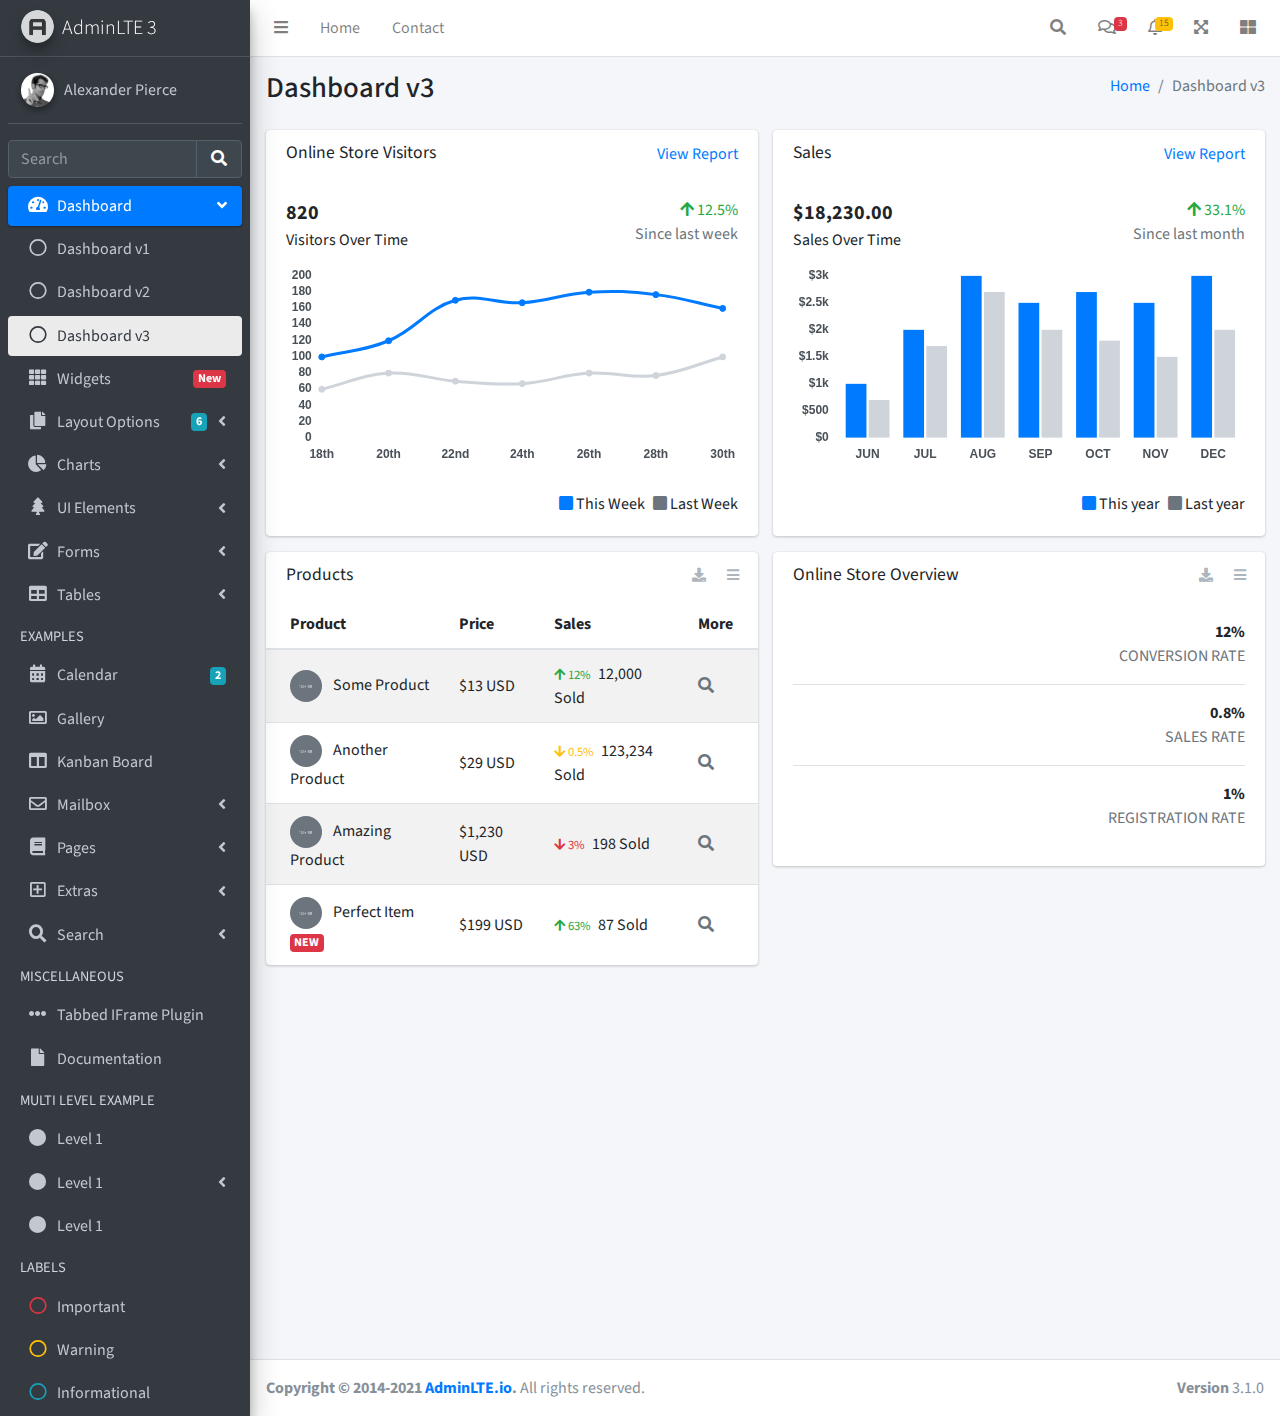
<file: src/main/webapp/resources/admin/index3.html>
<!DOCTYPE html>
<html lang="en">
<head>
  <meta charset="utf-8">
  <meta name="viewport" content="width=device-width, initial-scale=1">
  <title>AdminLTE 3 | Dashboard 3</title>

  <!-- Google Font: Source Sans Pro -->
  <link rel="stylesheet" href="https://fonts.googleapis.com/css?family=Source+Sans+Pro:300,400,400i,700&display=fallback">
  <!-- Font Awesome Icons -->
  <link rel="stylesheet" href="plugins/fontawesome-free/css/all.min.css">
  <!-- IonIcons -->
  <link rel="stylesheet" href="https://code.ionicframework.com/ionicons/2.0.1/css/ionicons.min.css">
  <!-- Theme style -->
  <link rel="stylesheet" href="dist/css/adminlte.min.css">
</head>
<!--
`body` tag options:

  Apply one or more of the following classes to to the body tag
  to get the desired effect

  * sidebar-collapse
  * sidebar-mini
-->
<body class="hold-transition sidebar-mini">
<div class="wrapper">
  <!-- Navbar -->
  <nav class="main-header navbar navbar-expand navbar-white navbar-light">
    <!-- Left navbar links -->
    <ul class="navbar-nav">
      <li class="nav-item">
        <a class="nav-link" data-widget="pushmenu" href="#" role="button"><i class="fas fa-bars"></i></a>
      </li>
      <li class="nav-item d-none d-sm-inline-block">
        <a href="index3.html" class="nav-link">Home</a>
      </li>
      <li class="nav-item d-none d-sm-inline-block">
        <a href="#" class="nav-link">Contact</a>
      </li>
    </ul>

    <!-- Right navbar links -->
    <ul class="navbar-nav ml-auto">
      <!-- Navbar Search -->
      <li class="nav-item">
        <a class="nav-link" data-widget="navbar-search" href="#" role="button">
          <i class="fas fa-search"></i>
        </a>
        <div class="navbar-search-block">
          <form class="form-inline">
            <div class="input-group input-group-sm">
              <input class="form-control form-control-navbar" type="search" placeholder="Search" aria-label="Search">
              <div class="input-group-append">
                <button class="btn btn-navbar" type="submit">
                  <i class="fas fa-search"></i>
                </button>
                <button class="btn btn-navbar" type="button" data-widget="navbar-search">
                  <i class="fas fa-times"></i>
                </button>
              </div>
            </div>
          </form>
        </div>
      </li>

      <!-- Messages Dropdown Menu -->
      <li class="nav-item dropdown">
        <a class="nav-link" data-toggle="dropdown" href="#">
          <i class="far fa-comments"></i>
          <span class="badge badge-danger navbar-badge">3</span>
        </a>
        <div class="dropdown-menu dropdown-menu-lg dropdown-menu-right">
          <a href="#" class="dropdown-item">
            <!-- Message Start -->
            <div class="media">
              <img src="dist/img/user1-128x128.jpg" alt="User Avatar" class="img-size-50 mr-3 img-circle">
              <div class="media-body">
                <h3 class="dropdown-item-title">
                  Brad Diesel
                  <span class="float-right text-sm text-danger"><i class="fas fa-star"></i></span>
                </h3>
                <p class="text-sm">Call me whenever you can...</p>
                <p class="text-sm text-muted"><i class="far fa-clock mr-1"></i> 4 Hours Ago</p>
              </div>
            </div>
            <!-- Message End -->
          </a>
          <div class="dropdown-divider"></div>
          <a href="#" class="dropdown-item">
            <!-- Message Start -->
            <div class="media">
              <img src="dist/img/user8-128x128.jpg" alt="User Avatar" class="img-size-50 img-circle mr-3">
              <div class="media-body">
                <h3 class="dropdown-item-title">
                  John Pierce
                  <span class="float-right text-sm text-muted"><i class="fas fa-star"></i></span>
                </h3>
                <p class="text-sm">I got your message bro</p>
                <p class="text-sm text-muted"><i class="far fa-clock mr-1"></i> 4 Hours Ago</p>
              </div>
            </div>
            <!-- Message End -->
          </a>
          <div class="dropdown-divider"></div>
          <a href="#" class="dropdown-item">
            <!-- Message Start -->
            <div class="media">
              <img src="dist/img/user3-128x128.jpg" alt="User Avatar" class="img-size-50 img-circle mr-3">
              <div class="media-body">
                <h3 class="dropdown-item-title">
                  Nora Silvester
                  <span class="float-right text-sm text-warning"><i class="fas fa-star"></i></span>
                </h3>
                <p class="text-sm">The subject goes here</p>
                <p class="text-sm text-muted"><i class="far fa-clock mr-1"></i> 4 Hours Ago</p>
              </div>
            </div>
            <!-- Message End -->
          </a>
          <div class="dropdown-divider"></div>
          <a href="#" class="dropdown-item dropdown-footer">See All Messages</a>
        </div>
      </li>
      <!-- Notifications Dropdown Menu -->
      <li class="nav-item dropdown">
        <a class="nav-link" data-toggle="dropdown" href="#">
          <i class="far fa-bell"></i>
          <span class="badge badge-warning navbar-badge">15</span>
        </a>
        <div class="dropdown-menu dropdown-menu-lg dropdown-menu-right">
          <span class="dropdown-item dropdown-header">15 Notifications</span>
          <div class="dropdown-divider"></div>
          <a href="#" class="dropdown-item">
            <i class="fas fa-envelope mr-2"></i> 4 new messages
            <span class="float-right text-muted text-sm">3 mins</span>
          </a>
          <div class="dropdown-divider"></div>
          <a href="#" class="dropdown-item">
            <i class="fas fa-users mr-2"></i> 8 friend requests
            <span class="float-right text-muted text-sm">12 hours</span>
          </a>
          <div class="dropdown-divider"></div>
          <a href="#" class="dropdown-item">
            <i class="fas fa-file mr-2"></i> 3 new reports
            <span class="float-right text-muted text-sm">2 days</span>
          </a>
          <div class="dropdown-divider"></div>
          <a href="#" class="dropdown-item dropdown-footer">See All Notifications</a>
        </div>
      </li>
      <li class="nav-item">
        <a class="nav-link" data-widget="fullscreen" href="#" role="button">
          <i class="fas fa-expand-arrows-alt"></i>
        </a>
      </li>
      <li class="nav-item">
        <a class="nav-link" data-widget="control-sidebar" data-slide="true" href="#" role="button">
          <i class="fas fa-th-large"></i>
        </a>
      </li>
    </ul>
  </nav>
  <!-- /.navbar -->

  <!-- Main Sidebar Container -->
  <aside class="main-sidebar sidebar-dark-primary elevation-4">
    <!-- Brand Logo -->
    <a href="index3.html" class="brand-link">
      <img src="dist/img/AdminLTELogo.png" alt="AdminLTE Logo" class="brand-image img-circle elevation-3" style="opacity: .8">
      <span class="brand-text font-weight-light">AdminLTE 3</span>
    </a>

    <!-- Sidebar -->
    <div class="sidebar">
      <!-- Sidebar user panel (optional) -->
      <div class="user-panel mt-3 pb-3 mb-3 d-flex">
        <div class="image">
          <img src="dist/img/user2-160x160.jpg" class="img-circle elevation-2" alt="User Image">
        </div>
        <div class="info">
          <a href="#" class="d-block">Alexander Pierce</a>
        </div>
      </div>

      <!-- SidebarSearch Form -->
      <div class="form-inline">
        <div class="input-group" data-widget="sidebar-search">
          <input class="form-control form-control-sidebar" type="search" placeholder="Search" aria-label="Search">
          <div class="input-group-append">
            <button class="btn btn-sidebar">
              <i class="fas fa-search fa-fw"></i>
            </button>
          </div>
        </div>
      </div>

      <!-- Sidebar Menu -->
      <nav class="mt-2">
        <ul class="nav nav-pills nav-sidebar flex-column" data-widget="treeview" role="menu" data-accordion="false">
          <!-- Add icons to the links using the .nav-icon class
               with font-awesome or any other icon font library -->
          <li class="nav-item menu-open">
            <a href="#" class="nav-link active">
              <i class="nav-icon fas fa-tachometer-alt"></i>
              <p>
                Dashboard
                <i class="right fas fa-angle-left"></i>
              </p>
            </a>
            <ul class="nav nav-treeview">
              <li class="nav-item">
                <a href="./index.html" class="nav-link">
                  <i class="far fa-circle nav-icon"></i>
                  <p>Dashboard v1</p>
                </a>
              </li>
              <li class="nav-item">
                <a href="./index2.html" class="nav-link">
                  <i class="far fa-circle nav-icon"></i>
                  <p>Dashboard v2</p>
                </a>
              </li>
              <li class="nav-item">
                <a href="./index3.html" class="nav-link active">
                  <i class="far fa-circle nav-icon"></i>
                  <p>Dashboard v3</p>
                </a>
              </li>
            </ul>
          </li>
          <li class="nav-item">
            <a href="pages/widgets.html" class="nav-link">
              <i class="nav-icon fas fa-th"></i>
              <p>
                Widgets
                <span class="right badge badge-danger">New</span>
              </p>
            </a>
          </li>
          <li class="nav-item">
            <a href="#" class="nav-link">
              <i class="nav-icon fas fa-copy"></i>
              <p>
                Layout Options
                <i class="fas fa-angle-left right"></i>
                <span class="badge badge-info right">6</span>
              </p>
            </a>
            <ul class="nav nav-treeview">
              <li class="nav-item">
                <a href="pages/layout/top-nav.html" class="nav-link">
                  <i class="far fa-circle nav-icon"></i>
                  <p>Top Navigation</p>
                </a>
              </li>
              <li class="nav-item">
                <a href="pages/layout/top-nav-sidebar.html" class="nav-link">
                  <i class="far fa-circle nav-icon"></i>
                  <p>Top Navigation + Sidebar</p>
                </a>
              </li>
              <li class="nav-item">
                <a href="pages/layout/boxed.html" class="nav-link">
                  <i class="far fa-circle nav-icon"></i>
                  <p>Boxed</p>
                </a>
              </li>
              <li class="nav-item">
                <a href="pages/layout/fixed-sidebar.html" class="nav-link">
                  <i class="far fa-circle nav-icon"></i>
                  <p>Fixed Sidebar</p>
                </a>
              </li>
              <li class="nav-item">
                <a href="pages/layout/fixed-sidebar-custom.html" class="nav-link">
                  <i class="far fa-circle nav-icon"></i>
                  <p>Fixed Sidebar <small>+ Custom Area</small></p>
                </a>
              </li>
              <li class="nav-item">
                <a href="pages/layout/fixed-topnav.html" class="nav-link">
                  <i class="far fa-circle nav-icon"></i>
                  <p>Fixed Navbar</p>
                </a>
              </li>
              <li class="nav-item">
                <a href="pages/layout/fixed-footer.html" class="nav-link">
                  <i class="far fa-circle nav-icon"></i>
                  <p>Fixed Footer</p>
                </a>
              </li>
              <li class="nav-item">
                <a href="pages/layout/collapsed-sidebar.html" class="nav-link">
                  <i class="far fa-circle nav-icon"></i>
                  <p>Collapsed Sidebar</p>
                </a>
              </li>
            </ul>
          </li>
          <li class="nav-item">
            <a href="#" class="nav-link">
              <i class="nav-icon fas fa-chart-pie"></i>
              <p>
                Charts
                <i class="right fas fa-angle-left"></i>
              </p>
            </a>
            <ul class="nav nav-treeview">
              <li class="nav-item">
                <a href="pages/charts/chartjs.html" class="nav-link">
                  <i class="far fa-circle nav-icon"></i>
                  <p>ChartJS</p>
                </a>
              </li>
              <li class="nav-item">
                <a href="pages/charts/flot.html" class="nav-link">
                  <i class="far fa-circle nav-icon"></i>
                  <p>Flot</p>
                </a>
              </li>
              <li class="nav-item">
                <a href="pages/charts/inline.html" class="nav-link">
                  <i class="far fa-circle nav-icon"></i>
                  <p>Inline</p>
                </a>
              </li>
              <li class="nav-item">
                <a href="pages/charts/uplot.html" class="nav-link">
                  <i class="far fa-circle nav-icon"></i>
                  <p>uPlot</p>
                </a>
              </li>
            </ul>
          </li>
          <li class="nav-item">
            <a href="#" class="nav-link">
              <i class="nav-icon fas fa-tree"></i>
              <p>
                UI Elements
                <i class="fas fa-angle-left right"></i>
              </p>
            </a>
            <ul class="nav nav-treeview">
              <li class="nav-item">
                <a href="pages/UI/general.html" class="nav-link">
                  <i class="far fa-circle nav-icon"></i>
                  <p>General</p>
                </a>
              </li>
              <li class="nav-item">
                <a href="pages/UI/icons.html" class="nav-link">
                  <i class="far fa-circle nav-icon"></i>
                  <p>Icons</p>
                </a>
              </li>
              <li class="nav-item">
                <a href="pages/UI/buttons.html" class="nav-link">
                  <i class="far fa-circle nav-icon"></i>
                  <p>Buttons</p>
                </a>
              </li>
              <li class="nav-item">
                <a href="pages/UI/sliders.html" class="nav-link">
                  <i class="far fa-circle nav-icon"></i>
                  <p>Sliders</p>
                </a>
              </li>
              <li class="nav-item">
                <a href="pages/UI/modals.html" class="nav-link">
                  <i class="far fa-circle nav-icon"></i>
                  <p>Modals & Alerts</p>
                </a>
              </li>
              <li class="nav-item">
                <a href="pages/UI/navbar.html" class="nav-link">
                  <i class="far fa-circle nav-icon"></i>
                  <p>Navbar & Tabs</p>
                </a>
              </li>
              <li class="nav-item">
                <a href="pages/UI/timeline.html" class="nav-link">
                  <i class="far fa-circle nav-icon"></i>
                  <p>Timeline</p>
                </a>
              </li>
              <li class="nav-item">
                <a href="pages/UI/ribbons.html" class="nav-link">
                  <i class="far fa-circle nav-icon"></i>
                  <p>Ribbons</p>
                </a>
              </li>
            </ul>
          </li>
          <li class="nav-item">
            <a href="#" class="nav-link">
              <i class="nav-icon fas fa-edit"></i>
              <p>
                Forms
                <i class="fas fa-angle-left right"></i>
              </p>
            </a>
            <ul class="nav nav-treeview">
              <li class="nav-item">
                <a href="pages/forms/general.html" class="nav-link">
                  <i class="far fa-circle nav-icon"></i>
                  <p>General Elements</p>
                </a>
              </li>
              <li class="nav-item">
                <a href="pages/forms/advanced.html" class="nav-link">
                  <i class="far fa-circle nav-icon"></i>
                  <p>Advanced Elements</p>
                </a>
              </li>
              <li class="nav-item">
                <a href="pages/forms/editors.html" class="nav-link">
                  <i class="far fa-circle nav-icon"></i>
                  <p>Editors</p>
                </a>
              </li>
              <li class="nav-item">
                <a href="pages/forms/validation.html" class="nav-link">
                  <i class="far fa-circle nav-icon"></i>
                  <p>Validation</p>
                </a>
              </li>
            </ul>
          </li>
          <li class="nav-item">
            <a href="#" class="nav-link">
              <i class="nav-icon fas fa-table"></i>
              <p>
                Tables
                <i class="fas fa-angle-left right"></i>
              </p>
            </a>
            <ul class="nav nav-treeview">
              <li class="nav-item">
                <a href="pages/tables/simple.html" class="nav-link">
                  <i class="far fa-circle nav-icon"></i>
                  <p>Simple Tables</p>
                </a>
              </li>
              <li class="nav-item">
                <a href="pages/tables/data.html" class="nav-link">
                  <i class="far fa-circle nav-icon"></i>
                  <p>DataTables</p>
                </a>
              </li>
              <li class="nav-item">
                <a href="pages/tables/jsgrid.html" class="nav-link">
                  <i class="far fa-circle nav-icon"></i>
                  <p>jsGrid</p>
                </a>
              </li>
            </ul>
          </li>
          <li class="nav-header">EXAMPLES</li>
          <li class="nav-item">
            <a href="pages/calendar.html" class="nav-link">
              <i class="nav-icon fas fa-calendar-alt"></i>
              <p>
                Calendar
                <span class="badge badge-info right">2</span>
              </p>
            </a>
          </li>
          <li class="nav-item">
            <a href="pages/gallery.html" class="nav-link">
              <i class="nav-icon far fa-image"></i>
              <p>
                Gallery
              </p>
            </a>
          </li>
          <li class="nav-item">
            <a href="pages/kanban.html" class="nav-link">
              <i class="nav-icon fas fa-columns"></i>
              <p>
                Kanban Board
              </p>
            </a>
          </li>
          <li class="nav-item">
            <a href="#" class="nav-link">
              <i class="nav-icon far fa-envelope"></i>
              <p>
                Mailbox
                <i class="fas fa-angle-left right"></i>
              </p>
            </a>
            <ul class="nav nav-treeview">
              <li class="nav-item">
                <a href="pages/mailbox/mailbox.html" class="nav-link">
                  <i class="far fa-circle nav-icon"></i>
                  <p>Inbox</p>
                </a>
              </li>
              <li class="nav-item">
                <a href="pages/mailbox/compose.html" class="nav-link">
                  <i class="far fa-circle nav-icon"></i>
                  <p>Compose</p>
                </a>
              </li>
              <li class="nav-item">
                <a href="pages/mailbox/read-mail.html" class="nav-link">
                  <i class="far fa-circle nav-icon"></i>
                  <p>Read</p>
                </a>
              </li>
            </ul>
          </li>
          <li class="nav-item">
            <a href="#" class="nav-link">
              <i class="nav-icon fas fa-book"></i>
              <p>
                Pages
                <i class="fas fa-angle-left right"></i>
              </p>
            </a>
            <ul class="nav nav-treeview">
              <li class="nav-item">
                <a href="pages/examples/invoice.html" class="nav-link">
                  <i class="far fa-circle nav-icon"></i>
                  <p>Invoice</p>
                </a>
              </li>
              <li class="nav-item">
                <a href="pages/examples/profile.html" class="nav-link">
                  <i class="far fa-circle nav-icon"></i>
                  <p>Profile</p>
                </a>
              </li>
              <li class="nav-item">
                <a href="pages/examples/e-commerce.html" class="nav-link">
                  <i class="far fa-circle nav-icon"></i>
                  <p>E-commerce</p>
                </a>
              </li>
              <li class="nav-item">
                <a href="pages/examples/projects.html" class="nav-link">
                  <i class="far fa-circle nav-icon"></i>
                  <p>Projects</p>
                </a>
              </li>
              <li class="nav-item">
                <a href="pages/examples/project-add.html" class="nav-link">
                  <i class="far fa-circle nav-icon"></i>
                  <p>Project Add</p>
                </a>
              </li>
              <li class="nav-item">
                <a href="pages/examples/project-edit.html" class="nav-link">
                  <i class="far fa-circle nav-icon"></i>
                  <p>Project Edit</p>
                </a>
              </li>
              <li class="nav-item">
                <a href="pages/examples/project-detail.html" class="nav-link">
                  <i class="far fa-circle nav-icon"></i>
                  <p>Project Detail</p>
                </a>
              </li>
              <li class="nav-item">
                <a href="pages/examples/contacts.html" class="nav-link">
                  <i class="far fa-circle nav-icon"></i>
                  <p>Contacts</p>
                </a>
              </li>
              <li class="nav-item">
                <a href="pages/examples/faq.html" class="nav-link">
                  <i class="far fa-circle nav-icon"></i>
                  <p>FAQ</p>
                </a>
              </li>
              <li class="nav-item">
                <a href="pages/examples/contact-us.html" class="nav-link">
                  <i class="far fa-circle nav-icon"></i>
                  <p>Contact us</p>
                </a>
              </li>
            </ul>
          </li>
          <li class="nav-item">
            <a href="#" class="nav-link">
              <i class="nav-icon far fa-plus-square"></i>
              <p>
                Extras
                <i class="fas fa-angle-left right"></i>
              </p>
            </a>
            <ul class="nav nav-treeview">
              <li class="nav-item">
                <a href="#" class="nav-link">
                  <i class="far fa-circle nav-icon"></i>
                  <p>
                    Login & Register v1
                    <i class="fas fa-angle-left right"></i>
                  </p>
                </a>
                <ul class="nav nav-treeview">
                  <li class="nav-item">
                    <a href="pages/examples/login.html" class="nav-link">
                      <i class="far fa-circle nav-icon"></i>
                      <p>Login v1</p>
                    </a>
                  </li>
                  <li class="nav-item">
                    <a href="pages/examples/register.html" class="nav-link">
                      <i class="far fa-circle nav-icon"></i>
                      <p>Register v1</p>
                    </a>
                  </li>
                  <li class="nav-item">
                    <a href="pages/examples/forgot-password.html" class="nav-link">
                      <i class="far fa-circle nav-icon"></i>
                      <p>Forgot Password v1</p>
                    </a>
                  </li>
                  <li class="nav-item">
                    <a href="pages/examples/recover-password.html" class="nav-link">
                      <i class="far fa-circle nav-icon"></i>
                      <p>Recover Password v1</p>
                    </a>
                  </li>
                </ul>
              </li>
              <li class="nav-item">
                <a href="#" class="nav-link">
                  <i class="far fa-circle nav-icon"></i>
                  <p>
                    Login & Register v2
                    <i class="fas fa-angle-left right"></i>
                  </p>
                </a>
                <ul class="nav nav-treeview">
                  <li class="nav-item">
                    <a href="pages/examples/login-v2.html" class="nav-link">
                      <i class="far fa-circle nav-icon"></i>
                      <p>Login v2</p>
                    </a>
                  </li>
                  <li class="nav-item">
                    <a href="pages/examples/register-v2.html" class="nav-link">
                      <i class="far fa-circle nav-icon"></i>
                      <p>Register v2</p>
                    </a>
                  </li>
                  <li class="nav-item">
                    <a href="pages/examples/forgot-password-v2.html" class="nav-link">
                      <i class="far fa-circle nav-icon"></i>
                      <p>Forgot Password v2</p>
                    </a>
                  </li>
                  <li class="nav-item">
                    <a href="pages/examples/recover-password-v2.html" class="nav-link">
                      <i class="far fa-circle nav-icon"></i>
                      <p>Recover Password v2</p>
                    </a>
                  </li>
                </ul>
              </li>
              <li class="nav-item">
                <a href="pages/examples/lockscreen.html" class="nav-link">
                  <i class="far fa-circle nav-icon"></i>
                  <p>Lockscreen</p>
                </a>
              </li>
              <li class="nav-item">
                <a href="pages/examples/legacy-user-menu.html" class="nav-link">
                  <i class="far fa-circle nav-icon"></i>
                  <p>Legacy User Menu</p>
                </a>
              </li>
              <li class="nav-item">
                <a href="pages/examples/language-menu.html" class="nav-link">
                  <i class="far fa-circle nav-icon"></i>
                  <p>Language Menu</p>
                </a>
              </li>
              <li class="nav-item">
                <a href="pages/examples/404.html" class="nav-link">
                  <i class="far fa-circle nav-icon"></i>
                  <p>Error 404</p>
                </a>
              </li>
              <li class="nav-item">
                <a href="pages/examples/500.html" class="nav-link">
                  <i class="far fa-circle nav-icon"></i>
                  <p>Error 500</p>
                </a>
              </li>
              <li class="nav-item">
                <a href="pages/examples/pace.html" class="nav-link">
                  <i class="far fa-circle nav-icon"></i>
                  <p>Pace</p>
                </a>
              </li>
              <li class="nav-item">
                <a href="pages/examples/blank.html" class="nav-link">
                  <i class="far fa-circle nav-icon"></i>
                  <p>Blank Page</p>
                </a>
              </li>
              <li class="nav-item">
                <a href="starter.html" class="nav-link">
                  <i class="far fa-circle nav-icon"></i>
                  <p>Starter Page</p>
                </a>
              </li>
            </ul>
          </li>
          <li class="nav-item">
            <a href="#" class="nav-link">
              <i class="nav-icon fas fa-search"></i>
              <p>
                Search
                <i class="fas fa-angle-left right"></i>
              </p>
            </a>
            <ul class="nav nav-treeview">
              <li class="nav-item">
                <a href="pages/search/simple.html" class="nav-link">
                  <i class="far fa-circle nav-icon"></i>
                  <p>Simple Search</p>
                </a>
              </li>
              <li class="nav-item">
                <a href="pages/search/enhanced.html" class="nav-link">
                  <i class="far fa-circle nav-icon"></i>
                  <p>Enhanced</p>
                </a>
              </li>
            </ul>
          </li>
          <li class="nav-header">MISCELLANEOUS</li>
          <li class="nav-item">
            <a href="iframe.html" class="nav-link">
              <i class="nav-icon fas fa-ellipsis-h"></i>
              <p>Tabbed IFrame Plugin</p>
            </a>
          </li>
          <li class="nav-item">
            <a href="https://adminlte.io/docs/3.1/" class="nav-link">
              <i class="nav-icon fas fa-file"></i>
              <p>Documentation</p>
            </a>
          </li>
          <li class="nav-header">MULTI LEVEL EXAMPLE</li>
          <li class="nav-item">
            <a href="#" class="nav-link">
              <i class="fas fa-circle nav-icon"></i>
              <p>Level 1</p>
            </a>
          </li>
          <li class="nav-item">
            <a href="#" class="nav-link">
              <i class="nav-icon fas fa-circle"></i>
              <p>
                Level 1
                <i class="right fas fa-angle-left"></i>
              </p>
            </a>
            <ul class="nav nav-treeview">
              <li class="nav-item">
                <a href="#" class="nav-link">
                  <i class="far fa-circle nav-icon"></i>
                  <p>Level 2</p>
                </a>
              </li>
              <li class="nav-item">
                <a href="#" class="nav-link">
                  <i class="far fa-circle nav-icon"></i>
                  <p>
                    Level 2
                    <i class="right fas fa-angle-left"></i>
                  </p>
                </a>
                <ul class="nav nav-treeview">
                  <li class="nav-item">
                    <a href="#" class="nav-link">
                      <i class="far fa-dot-circle nav-icon"></i>
                      <p>Level 3</p>
                    </a>
                  </li>
                  <li class="nav-item">
                    <a href="#" class="nav-link">
                      <i class="far fa-dot-circle nav-icon"></i>
                      <p>Level 3</p>
                    </a>
                  </li>
                  <li class="nav-item">
                    <a href="#" class="nav-link">
                      <i class="far fa-dot-circle nav-icon"></i>
                      <p>Level 3</p>
                    </a>
                  </li>
                </ul>
              </li>
              <li class="nav-item">
                <a href="#" class="nav-link">
                  <i class="far fa-circle nav-icon"></i>
                  <p>Level 2</p>
                </a>
              </li>
            </ul>
          </li>
          <li class="nav-item">
            <a href="#" class="nav-link">
              <i class="fas fa-circle nav-icon"></i>
              <p>Level 1</p>
            </a>
          </li>
          <li class="nav-header">LABELS</li>
          <li class="nav-item">
            <a href="#" class="nav-link">
              <i class="nav-icon far fa-circle text-danger"></i>
              <p class="text">Important</p>
            </a>
          </li>
          <li class="nav-item">
            <a href="#" class="nav-link">
              <i class="nav-icon far fa-circle text-warning"></i>
              <p>Warning</p>
            </a>
          </li>
          <li class="nav-item">
            <a href="#" class="nav-link">
              <i class="nav-icon far fa-circle text-info"></i>
              <p>Informational</p>
            </a>
          </li>
        </ul>
      </nav>
      <!-- /.sidebar-menu -->
    </div>
    <!-- /.sidebar -->
  </aside>

  <!-- Content Wrapper. Contains page content -->
  <div class="content-wrapper">
    <!-- Content Header (Page header) -->
    <div class="content-header">
      <div class="container-fluid">
        <div class="row mb-2">
          <div class="col-sm-6">
            <h1 class="m-0">Dashboard v3</h1>
          </div><!-- /.col -->
          <div class="col-sm-6">
            <ol class="breadcrumb float-sm-right">
              <li class="breadcrumb-item"><a href="#">Home</a></li>
              <li class="breadcrumb-item active">Dashboard v3</li>
            </ol>
          </div><!-- /.col -->
        </div><!-- /.row -->
      </div><!-- /.container-fluid -->
    </div>
    <!-- /.content-header -->

    <!-- Main content -->
    <div class="content">
      <div class="container-fluid">
        <div class="row">
          <div class="col-lg-6">
            <div class="card">
              <div class="card-header border-0">
                <div class="d-flex justify-content-between">
                  <h3 class="card-title">Online Store Visitors</h3>
                  <a href="javascript:void(0);">View Report</a>
                </div>
              </div>
              <div class="card-body">
                <div class="d-flex">
                  <p class="d-flex flex-column">
                    <span class="text-bold text-lg">820</span>
                    <span>Visitors Over Time</span>
                  </p>
                  <p class="ml-auto d-flex flex-column text-right">
                    <span class="text-success">
                      <i class="fas fa-arrow-up"></i> 12.5%
                    </span>
                    <span class="text-muted">Since last week</span>
                  </p>
                </div>
                <!-- /.d-flex -->

                <div class="position-relative mb-4">
                  <canvas id="visitors-chart" height="200"></canvas>
                </div>

                <div class="d-flex flex-row justify-content-end">
                  <span class="mr-2">
                    <i class="fas fa-square text-primary"></i> This Week
                  </span>

                  <span>
                    <i class="fas fa-square text-gray"></i> Last Week
                  </span>
                </div>
              </div>
            </div>
            <!-- /.card -->

            <div class="card">
              <div class="card-header border-0">
                <h3 class="card-title">Products</h3>
                <div class="card-tools">
                  <a href="#" class="btn btn-tool btn-sm">
                    <i class="fas fa-download"></i>
                  </a>
                  <a href="#" class="btn btn-tool btn-sm">
                    <i class="fas fa-bars"></i>
                  </a>
                </div>
              </div>
              <div class="card-body table-responsive p-0">
                <table class="table table-striped table-valign-middle">
                  <thead>
                  <tr>
                    <th>Product</th>
                    <th>Price</th>
                    <th>Sales</th>
                    <th>More</th>
                  </tr>
                  </thead>
                  <tbody>
                  <tr>
                    <td>
                      <img src="dist/img/default-150x150.png" alt="Product 1" class="img-circle img-size-32 mr-2">
                      Some Product
                    </td>
                    <td>$13 USD</td>
                    <td>
                      <small class="text-success mr-1">
                        <i class="fas fa-arrow-up"></i>
                        12%
                      </small>
                      12,000 Sold
                    </td>
                    <td>
                      <a href="#" class="text-muted">
                        <i class="fas fa-search"></i>
                      </a>
                    </td>
                  </tr>
                  <tr>
                    <td>
                      <img src="dist/img/default-150x150.png" alt="Product 1" class="img-circle img-size-32 mr-2">
                      Another Product
                    </td>
                    <td>$29 USD</td>
                    <td>
                      <small class="text-warning mr-1">
                        <i class="fas fa-arrow-down"></i>
                        0.5%
                      </small>
                      123,234 Sold
                    </td>
                    <td>
                      <a href="#" class="text-muted">
                        <i class="fas fa-search"></i>
                      </a>
                    </td>
                  </tr>
                  <tr>
                    <td>
                      <img src="dist/img/default-150x150.png" alt="Product 1" class="img-circle img-size-32 mr-2">
                      Amazing Product
                    </td>
                    <td>$1,230 USD</td>
                    <td>
                      <small class="text-danger mr-1">
                        <i class="fas fa-arrow-down"></i>
                        3%
                      </small>
                      198 Sold
                    </td>
                    <td>
                      <a href="#" class="text-muted">
                        <i class="fas fa-search"></i>
                      </a>
                    </td>
                  </tr>
                  <tr>
                    <td>
                      <img src="dist/img/default-150x150.png" alt="Product 1" class="img-circle img-size-32 mr-2">
                      Perfect Item
                      <span class="badge bg-danger">NEW</span>
                    </td>
                    <td>$199 USD</td>
                    <td>
                      <small class="text-success mr-1">
                        <i class="fas fa-arrow-up"></i>
                        63%
                      </small>
                      87 Sold
                    </td>
                    <td>
                      <a href="#" class="text-muted">
                        <i class="fas fa-search"></i>
                      </a>
                    </td>
                  </tr>
                  </tbody>
                </table>
              </div>
            </div>
            <!-- /.card -->
          </div>
          <!-- /.col-md-6 -->
          <div class="col-lg-6">
            <div class="card">
              <div class="card-header border-0">
                <div class="d-flex justify-content-between">
                  <h3 class="card-title">Sales</h3>
                  <a href="javascript:void(0);">View Report</a>
                </div>
              </div>
              <div class="card-body">
                <div class="d-flex">
                  <p class="d-flex flex-column">
                    <span class="text-bold text-lg">$18,230.00</span>
                    <span>Sales Over Time</span>
                  </p>
                  <p class="ml-auto d-flex flex-column text-right">
                    <span class="text-success">
                      <i class="fas fa-arrow-up"></i> 33.1%
                    </span>
                    <span class="text-muted">Since last month</span>
                  </p>
                </div>
                <!-- /.d-flex -->

                <div class="position-relative mb-4">
                  <canvas id="sales-chart" height="200"></canvas>
                </div>

                <div class="d-flex flex-row justify-content-end">
                  <span class="mr-2">
                    <i class="fas fa-square text-primary"></i> This year
                  </span>

                  <span>
                    <i class="fas fa-square text-gray"></i> Last year
                  </span>
                </div>
              </div>
            </div>
            <!-- /.card -->

            <div class="card">
              <div class="card-header border-0">
                <h3 class="card-title">Online Store Overview</h3>
                <div class="card-tools">
                  <a href="#" class="btn btn-sm btn-tool">
                    <i class="fas fa-download"></i>
                  </a>
                  <a href="#" class="btn btn-sm btn-tool">
                    <i class="fas fa-bars"></i>
                  </a>
                </div>
              </div>
              <div class="card-body">
                <div class="d-flex justify-content-between align-items-center border-bottom mb-3">
                  <p class="text-success text-xl">
                    <i class="ion ion-ios-refresh-empty"></i>
                  </p>
                  <p class="d-flex flex-column text-right">
                    <span class="font-weight-bold">
                      <i class="ion ion-android-arrow-up text-success"></i> 12%
                    </span>
                    <span class="text-muted">CONVERSION RATE</span>
                  </p>
                </div>
                <!-- /.d-flex -->
                <div class="d-flex justify-content-between align-items-center border-bottom mb-3">
                  <p class="text-warning text-xl">
                    <i class="ion ion-ios-cart-outline"></i>
                  </p>
                  <p class="d-flex flex-column text-right">
                    <span class="font-weight-bold">
                      <i class="ion ion-android-arrow-up text-warning"></i> 0.8%
                    </span>
                    <span class="text-muted">SALES RATE</span>
                  </p>
                </div>
                <!-- /.d-flex -->
                <div class="d-flex justify-content-between align-items-center mb-0">
                  <p class="text-danger text-xl">
                    <i class="ion ion-ios-people-outline"></i>
                  </p>
                  <p class="d-flex flex-column text-right">
                    <span class="font-weight-bold">
                      <i class="ion ion-android-arrow-down text-danger"></i> 1%
                    </span>
                    <span class="text-muted">REGISTRATION RATE</span>
                  </p>
                </div>
                <!-- /.d-flex -->
              </div>
            </div>
          </div>
          <!-- /.col-md-6 -->
        </div>
        <!-- /.row -->
      </div>
      <!-- /.container-fluid -->
    </div>
    <!-- /.content -->
  </div>
  <!-- /.content-wrapper -->

  <!-- Control Sidebar -->
  <aside class="control-sidebar control-sidebar-dark">
    <!-- Control sidebar content goes here -->
  </aside>
  <!-- /.control-sidebar -->

  <!-- Main Footer -->
  <footer class="main-footer">
    <strong>Copyright &copy; 2014-2021 <a href="https://adminlte.io">AdminLTE.io</a>.</strong>
    All rights reserved.
    <div class="float-right d-none d-sm-inline-block">
      <b>Version</b> 3.1.0
    </div>
  </footer>
</div>
<!-- ./wrapper -->

<!-- REQUIRED SCRIPTS -->

<!-- jQuery -->
<script src="plugins/jquery/jquery.min.js"></script>
<!-- Bootstrap -->
<script src="plugins/bootstrap/js/bootstrap.bundle.min.js"></script>
<!-- AdminLTE -->
<script src="dist/js/adminlte.js"></script>

<!-- OPTIONAL SCRIPTS -->
<script src="plugins/chart.js/Chart.min.js"></script>
<!-- AdminLTE for demo purposes -->
<script src="dist/js/demo.js"></script>
<!-- AdminLTE dashboard demo (This is only for demo purposes) -->
<script src="dist/js/pages/dashboard3.js"></script>
</body>
</html>
</file>
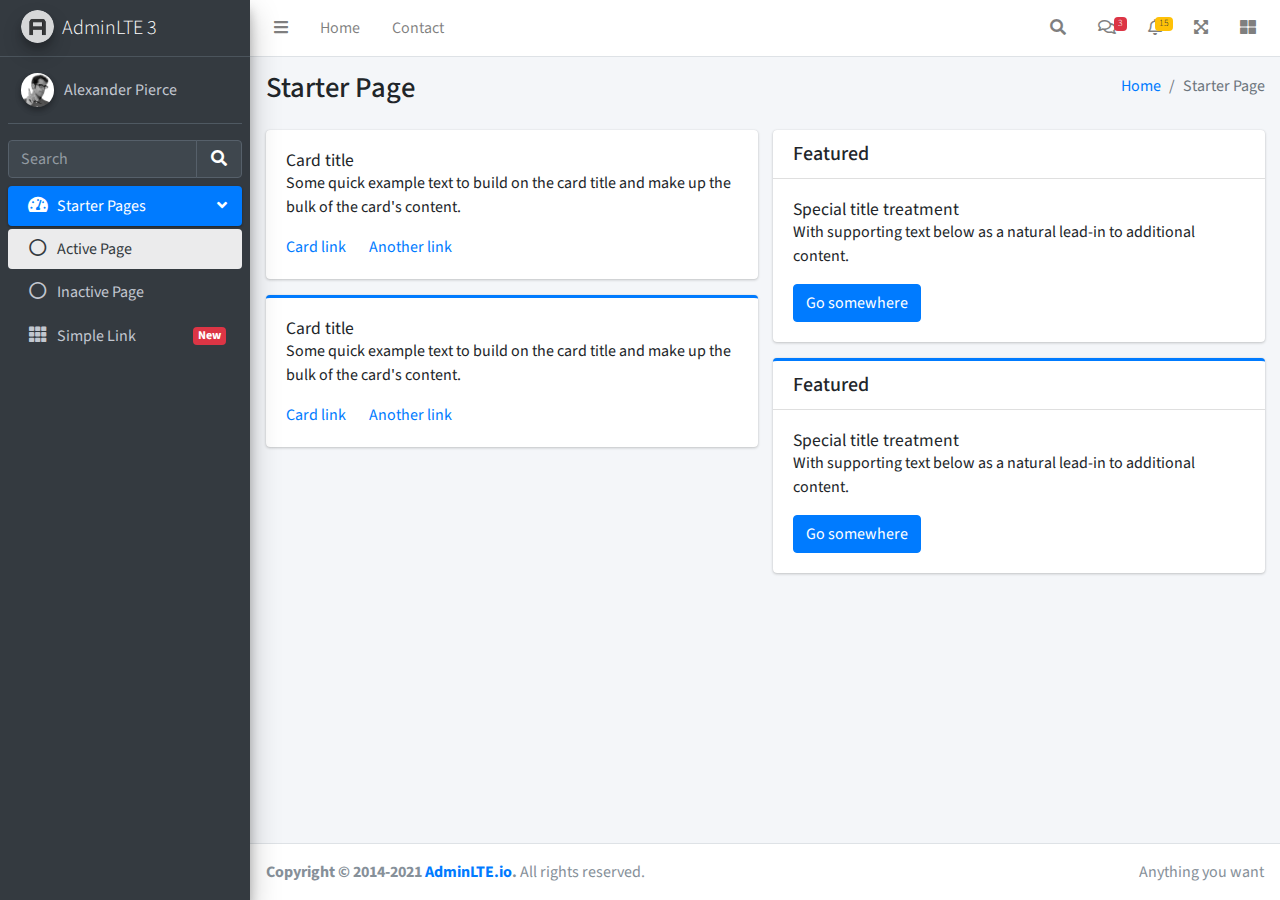
<file: src/main/webapp/resources/admin/starter.html>
<!DOCTYPE html>
<!--
This is a starter template page. Use this page to start your new project from
scratch. This page gets rid of all links and provides the needed markup only.
-->
<html lang="en">
<head>
  <meta charset="utf-8">
  <meta name="viewport" content="width=device-width, initial-scale=1">
  <title>AdminLTE 3 | Starter</title>

  <!-- Google Font: Source Sans Pro -->
  <link rel="stylesheet" href="https://fonts.googleapis.com/css?family=Source+Sans+Pro:300,400,400i,700&display=fallback">
  <!-- Font Awesome Icons -->
  <link rel="stylesheet" href="plugins/fontawesome-free/css/all.min.css">
  <!-- Theme style -->
  <link rel="stylesheet" href="dist/css/adminlte.min.css">
</head>
<body class="hold-transition sidebar-mini">
<div class="wrapper">

  <!-- Navbar -->
  <nav class="main-header navbar navbar-expand navbar-white navbar-light">
    <!-- Left navbar links -->
    <ul class="navbar-nav">
      <li class="nav-item">
        <a class="nav-link" data-widget="pushmenu" href="#" role="button"><i class="fas fa-bars"></i></a>
      </li>
      <li class="nav-item d-none d-sm-inline-block">
        <a href="index3.html" class="nav-link">Home</a>
      </li>
      <li class="nav-item d-none d-sm-inline-block">
        <a href="#" class="nav-link">Contact</a>
      </li>
    </ul>

    <!-- Right navbar links -->
    <ul class="navbar-nav ml-auto">
      <!-- Navbar Search -->
      <li class="nav-item">
        <a class="nav-link" data-widget="navbar-search" href="#" role="button">
          <i class="fas fa-search"></i>
        </a>
        <div class="navbar-search-block">
          <form class="form-inline">
            <div class="input-group input-group-sm">
              <input class="form-control form-control-navbar" type="search" placeholder="Search" aria-label="Search">
              <div class="input-group-append">
                <button class="btn btn-navbar" type="submit">
                  <i class="fas fa-search"></i>
                </button>
                <button class="btn btn-navbar" type="button" data-widget="navbar-search">
                  <i class="fas fa-times"></i>
                </button>
              </div>
            </div>
          </form>
        </div>
      </li>

      <!-- Messages Dropdown Menu -->
      <li class="nav-item dropdown">
        <a class="nav-link" data-toggle="dropdown" href="#">
          <i class="far fa-comments"></i>
          <span class="badge badge-danger navbar-badge">3</span>
        </a>
        <div class="dropdown-menu dropdown-menu-lg dropdown-menu-right">
          <a href="#" class="dropdown-item">
            <!-- Message Start -->
            <div class="media">
              <img src="dist/img/user1-128x128.jpg" alt="User Avatar" class="img-size-50 mr-3 img-circle">
              <div class="media-body">
                <h3 class="dropdown-item-title">
                  Brad Diesel
                  <span class="float-right text-sm text-danger"><i class="fas fa-star"></i></span>
                </h3>
                <p class="text-sm">Call me whenever you can...</p>
                <p class="text-sm text-muted"><i class="far fa-clock mr-1"></i> 4 Hours Ago</p>
              </div>
            </div>
            <!-- Message End -->
          </a>
          <div class="dropdown-divider"></div>
          <a href="#" class="dropdown-item">
            <!-- Message Start -->
            <div class="media">
              <img src="dist/img/user8-128x128.jpg" alt="User Avatar" class="img-size-50 img-circle mr-3">
              <div class="media-body">
                <h3 class="dropdown-item-title">
                  John Pierce
                  <span class="float-right text-sm text-muted"><i class="fas fa-star"></i></span>
                </h3>
                <p class="text-sm">I got your message bro</p>
                <p class="text-sm text-muted"><i class="far fa-clock mr-1"></i> 4 Hours Ago</p>
              </div>
            </div>
            <!-- Message End -->
          </a>
          <div class="dropdown-divider"></div>
          <a href="#" class="dropdown-item">
            <!-- Message Start -->
            <div class="media">
              <img src="dist/img/user3-128x128.jpg" alt="User Avatar" class="img-size-50 img-circle mr-3">
              <div class="media-body">
                <h3 class="dropdown-item-title">
                  Nora Silvester
                  <span class="float-right text-sm text-warning"><i class="fas fa-star"></i></span>
                </h3>
                <p class="text-sm">The subject goes here</p>
                <p class="text-sm text-muted"><i class="far fa-clock mr-1"></i> 4 Hours Ago</p>
              </div>
            </div>
            <!-- Message End -->
          </a>
          <div class="dropdown-divider"></div>
          <a href="#" class="dropdown-item dropdown-footer">See All Messages</a>
        </div>
      </li>
      <!-- Notifications Dropdown Menu -->
      <li class="nav-item dropdown">
        <a class="nav-link" data-toggle="dropdown" href="#">
          <i class="far fa-bell"></i>
          <span class="badge badge-warning navbar-badge">15</span>
        </a>
        <div class="dropdown-menu dropdown-menu-lg dropdown-menu-right">
          <span class="dropdown-header">15 Notifications</span>
          <div class="dropdown-divider"></div>
          <a href="#" class="dropdown-item">
            <i class="fas fa-envelope mr-2"></i> 4 new messages
            <span class="float-right text-muted text-sm">3 mins</span>
          </a>
          <div class="dropdown-divider"></div>
          <a href="#" class="dropdown-item">
            <i class="fas fa-users mr-2"></i> 8 friend requests
            <span class="float-right text-muted text-sm">12 hours</span>
          </a>
          <div class="dropdown-divider"></div>
          <a href="#" class="dropdown-item">
            <i class="fas fa-file mr-2"></i> 3 new reports
            <span class="float-right text-muted text-sm">2 days</span>
          </a>
          <div class="dropdown-divider"></div>
          <a href="#" class="dropdown-item dropdown-footer">See All Notifications</a>
        </div>
      </li>
      <li class="nav-item">
        <a class="nav-link" data-widget="fullscreen" href="#" role="button">
          <i class="fas fa-expand-arrows-alt"></i>
        </a>
      </li>
      <li class="nav-item">
        <a class="nav-link" data-widget="control-sidebar" data-slide="true" href="#" role="button">
          <i class="fas fa-th-large"></i>
        </a>
      </li>
    </ul>
  </nav>
  <!-- /.navbar -->

  <!-- Main Sidebar Container -->
  <aside class="main-sidebar sidebar-dark-primary elevation-4">
    <!-- Brand Logo -->
    <a href="index3.html" class="brand-link">
      <img src="dist/img/AdminLTELogo.png" alt="AdminLTE Logo" class="brand-image img-circle elevation-3" style="opacity: .8">
      <span class="brand-text font-weight-light">AdminLTE 3</span>
    </a>

    <!-- Sidebar -->
    <div class="sidebar">
      <!-- Sidebar user panel (optional) -->
      <div class="user-panel mt-3 pb-3 mb-3 d-flex">
        <div class="image">
          <img src="dist/img/user2-160x160.jpg" class="img-circle elevation-2" alt="User Image">
        </div>
        <div class="info">
          <a href="#" class="d-block">Alexander Pierce</a>
        </div>
      </div>

      <!-- SidebarSearch Form -->
      <div class="form-inline">
        <div class="input-group" data-widget="sidebar-search">
          <input class="form-control form-control-sidebar" type="search" placeholder="Search" aria-label="Search">
          <div class="input-group-append">
            <button class="btn btn-sidebar">
              <i class="fas fa-search fa-fw"></i>
            </button>
          </div>
        </div>
      </div>

      <!-- Sidebar Menu -->
      <nav class="mt-2">
        <ul class="nav nav-pills nav-sidebar flex-column" data-widget="treeview" role="menu" data-accordion="false">
          <!-- Add icons to the links using the .nav-icon class
               with font-awesome or any other icon font library -->
          <li class="nav-item menu-open">
            <a href="#" class="nav-link active">
              <i class="nav-icon fas fa-tachometer-alt"></i>
              <p>
                Starter Pages
                <i class="right fas fa-angle-left"></i>
              </p>
            </a>
            <ul class="nav nav-treeview">
              <li class="nav-item">
                <a href="#" class="nav-link active">
                  <i class="far fa-circle nav-icon"></i>
                  <p>Active Page</p>
                </a>
              </li>
              <li class="nav-item">
                <a href="#" class="nav-link">
                  <i class="far fa-circle nav-icon"></i>
                  <p>Inactive Page</p>
                </a>
              </li>
            </ul>
          </li>
          <li class="nav-item">
            <a href="#" class="nav-link">
              <i class="nav-icon fas fa-th"></i>
              <p>
                Simple Link
                <span class="right badge badge-danger">New</span>
              </p>
            </a>
          </li>
        </ul>
      </nav>
      <!-- /.sidebar-menu -->
    </div>
    <!-- /.sidebar -->
  </aside>

  <!-- Content Wrapper. Contains page content -->
  <div class="content-wrapper">
    <!-- Content Header (Page header) -->
    <div class="content-header">
      <div class="container-fluid">
        <div class="row mb-2">
          <div class="col-sm-6">
            <h1 class="m-0">Starter Page</h1>
          </div><!-- /.col -->
          <div class="col-sm-6">
            <ol class="breadcrumb float-sm-right">
              <li class="breadcrumb-item"><a href="#">Home</a></li>
              <li class="breadcrumb-item active">Starter Page</li>
            </ol>
          </div><!-- /.col -->
        </div><!-- /.row -->
      </div><!-- /.container-fluid -->
    </div>
    <!-- /.content-header -->

    <!-- Main content -->
    <div class="content">
      <div class="container-fluid">
        <div class="row">
          <div class="col-lg-6">
            <div class="card">
              <div class="card-body">
                <h5 class="card-title">Card title</h5>

                <p class="card-text">
                  Some quick example text to build on the card title and make up the bulk of the card's
                  content.
                </p>

                <a href="#" class="card-link">Card link</a>
                <a href="#" class="card-link">Another link</a>
              </div>
            </div>

            <div class="card card-primary card-outline">
              <div class="card-body">
                <h5 class="card-title">Card title</h5>

                <p class="card-text">
                  Some quick example text to build on the card title and make up the bulk of the card's
                  content.
                </p>
                <a href="#" class="card-link">Card link</a>
                <a href="#" class="card-link">Another link</a>
              </div>
            </div><!-- /.card -->
          </div>
          <!-- /.col-md-6 -->
          <div class="col-lg-6">
            <div class="card">
              <div class="card-header">
                <h5 class="m-0">Featured</h5>
              </div>
              <div class="card-body">
                <h6 class="card-title">Special title treatment</h6>

                <p class="card-text">With supporting text below as a natural lead-in to additional content.</p>
                <a href="#" class="btn btn-primary">Go somewhere</a>
              </div>
            </div>

            <div class="card card-primary card-outline">
              <div class="card-header">
                <h5 class="m-0">Featured</h5>
              </div>
              <div class="card-body">
                <h6 class="card-title">Special title treatment</h6>

                <p class="card-text">With supporting text below as a natural lead-in to additional content.</p>
                <a href="#" class="btn btn-primary">Go somewhere</a>
              </div>
            </div>
          </div>
          <!-- /.col-md-6 -->
        </div>
        <!-- /.row -->
      </div><!-- /.container-fluid -->
    </div>
    <!-- /.content -->
  </div>
  <!-- /.content-wrapper -->

  <!-- Control Sidebar -->
  <aside class="control-sidebar control-sidebar-dark">
    <!-- Control sidebar content goes here -->
    <div class="p-3">
      <h5>Title</h5>
      <p>Sidebar content</p>
    </div>
  </aside>
  <!-- /.control-sidebar -->

  <!-- Main Footer -->
  <footer class="main-footer">
    <!-- To the right -->
    <div class="float-right d-none d-sm-inline">
      Anything you want
    </div>
    <!-- Default to the left -->
    <strong>Copyright &copy; 2014-2021 <a href="https://adminlte.io">AdminLTE.io</a>.</strong> All rights reserved.
  </footer>
</div>
<!-- ./wrapper -->

<!-- REQUIRED SCRIPTS -->

<!-- jQuery -->
<script src="plugins/jquery/jquery.min.js"></script>
<!-- Bootstrap 4 -->
<script src="plugins/bootstrap/js/bootstrap.bundle.min.js"></script>
<!-- AdminLTE App -->
<script src="dist/js/adminlte.min.js"></script>
</body>
</html>
</file>
<file: src/main/webapp/resources/admin/plugins/daterangepicker/daterangepicker.css>
.daterangepicker {
  position: absolute;
  color: inherit;
  background-color: #fff;
  border-radius: 4px;
  border: 1px solid #ddd;
  width: 278px;
  max-width: none;
  padding: 0;
  margin-top: 7px;
  top: 100px;
  left: 20px;
  z-index: 3001;
  display: none;
  font-family: arial;
  font-size: 15px;
  line-height: 1em;
}

.daterangepicker:before, .daterangepicker:after {
  position: absolute;
  display: inline-block;
  border-bottom-color: rgba(0, 0, 0, 0.2);
  content: '';
}

.daterangepicker:before {
  top: -7px;
  border-right: 7px solid transparent;
  border-left: 7px solid transparent;
  border-bottom: 7px solid #ccc;
}

.daterangepicker:after {
  top: -6px;
  border-right: 6px solid transparent;
  border-bottom: 6px solid #fff;
  border-left: 6px solid transparent;
}

.daterangepicker.opensleft:before {
  right: 9px;
}

.daterangepicker.opensleft:after {
  right: 10px;
}

.daterangepicker.openscenter:before {
  left: 0;
  right: 0;
  width: 0;
  margin-left: auto;
  margin-right: auto;
}

.daterangepicker.openscenter:after {
  left: 0;
  right: 0;
  width: 0;
  margin-left: auto;
  margin-right: auto;
}

.daterangepicker.opensright:before {
  left: 9px;
}

.daterangepicker.opensright:after {
  left: 10px;
}

.daterangepicker.drop-up {
  margin-top: -7px;
}

.daterangepicker.drop-up:before {
  top: initial;
  bottom: -7px;
  border-bottom: initial;
  border-top: 7px solid #ccc;
}

.daterangepicker.drop-up:after {
  top: initial;
  bottom: -6px;
  border-bottom: initial;
  border-top: 6px solid #fff;
}

.daterangepicker.single .daterangepicker .ranges, .daterangepicker.single .drp-calendar {
  float: none;
}

.daterangepicker.single .drp-selected {
  display: none;
}

.daterangepicker.show-calendar .drp-calendar {
  display: block;
}

.daterangepicker.show-calendar .drp-buttons {
  display: block;
}

.daterangepicker.auto-apply .drp-buttons {
  display: none;
}

.daterangepicker .drp-calendar {
  display: none;
  max-width: 270px;
}

.daterangepicker .drp-calendar.left {
  padding: 8px 0 8px 8px;
}

.daterangepicker .drp-calendar.right {
  padding: 8px;
}

.daterangepicker .drp-calendar.single .calendar-table {
  border: none;
}

.daterangepicker .calendar-table .next span, .daterangepicker .calendar-table .prev span {
  color: #fff;
  border: solid black;
  border-width: 0 2px 2px 0;
  border-radius: 0;
  display: inline-block;
  padding: 3px;
}

.daterangepicker .calendar-table .next span {
  transform: rotate(-45deg);
  -webkit-transform: rotate(-45deg);
}

.daterangepicker .calendar-table .prev span {
  transform: rotate(135deg);
  -webkit-transform: rotate(135deg);
}

.daterangepicker .calendar-table th, .daterangepicker .calendar-table td {
  white-space: nowrap;
  text-align: center;
  vertical-align: middle;
  min-width: 32px;
  width: 32px;
  height: 24px;
  line-height: 24px;
  font-size: 12px;
  border-radius: 4px;
  border: 1px solid transparent;
  white-space: nowrap;
  cursor: pointer;
}

.daterangepicker .calendar-table {
  border: 1px solid #fff;
  border-radius: 4px;
  background-color: #fff;
}

.daterangepicker .calendar-table table {
  width: 100%;
  margin: 0;
  border-spacing: 0;
  border-collapse: collapse;
}

.daterangepicker td.available:hover, .daterangepicker th.available:hover {
  background-color: #eee;
  border-color: transparent;
  color: inherit;
}

.daterangepicker td.week, .daterangepicker th.week {
  font-size: 80%;
  color: #ccc;
}

.daterangepicker td.off, .daterangepicker td.off.in-range, .daterangepicker td.off.start-date, .daterangepicker td.off.end-date {
  background-color: #fff;
  border-color: transparent;
  color: #999;
}

.daterangepicker td.in-range {
  background-color: #ebf4f8;
  border-color: transparent;
  color: #000;
  border-radius: 0;
}

.daterangepicker td.start-date {
  border-radius: 4px 0 0 4px;
}

.daterangepicker td.end-date {
  border-radius: 0 4px 4px 0;
}

.daterangepicker td.start-date.end-date {
  border-radius: 4px;
}

.daterangepicker td.active, .daterangepicker td.active:hover {
  background-color: #357ebd;
  border-color: transparent;
  color: #fff;
}

.daterangepicker th.month {
  width: auto;
}

.daterangepicker td.disabled, .daterangepicker option.disabled {
  color: #999;
  cursor: not-allowed;
  text-decoration: line-through;
}

.daterangepicker select.monthselect, .daterangepicker select.yearselect {
  font-size: 12px;
  padding: 1px;
  height: auto;
  margin: 0;
  cursor: default;
}

.daterangepicker select.monthselect {
  margin-right: 2%;
  width: 56%;
}

.daterangepicker select.yearselect {
  width: 40%;
}

.daterangepicker select.hourselect, .daterangepicker select.minuteselect, .daterangepicker select.secondselect, .daterangepicker select.ampmselect {
  width: 50px;
  margin: 0 auto;
  background: #eee;
  border: 1px solid #eee;
  padding: 2px;
  outline: 0;
  font-size: 12px;
}

.daterangepicker .calendar-time {
  text-align: center;
  margin: 4px auto 0 auto;
  line-height: 30px;
  position: relative;
}

.daterangepicker .calendar-time select.disabled {
  color: #ccc;
  cursor: not-allowed;
}

.daterangepicker .drp-buttons {
  clear: both;
  text-align: right;
  padding: 8px;
  border-top: 1px solid #ddd;
  display: none;
  line-height: 12px;
  vertical-align: middle;
}

.daterangepicker .drp-selected {
  display: inline-block;
  font-size: 12px;
  padding-right: 8px;
}

.daterangepicker .drp-buttons .btn {
  margin-left: 8px;
  font-size: 12px;
  font-weight: bold;
  padding: 4px 8px;
}

.daterangepicker.show-ranges.single.rtl .drp-calendar.left {
  border-right: 1px solid #ddd;
}

.daterangepicker.show-ranges.single.ltr .drp-calendar.left {
  border-left: 1px solid #ddd;
}

.daterangepicker.show-ranges.rtl .drp-calendar.right {
  border-right: 1px solid #ddd;
}

.daterangepicker.show-ranges.ltr .drp-calendar.left {
  border-left: 1px solid #ddd;
}

.daterangepicker .ranges {
  float: none;
  text-align: left;
  margin: 0;
}

.daterangepicker.show-calendar .ranges {
  margin-top: 8px;
}

.daterangepicker .ranges ul {
  list-style: none;
  margin: 0 auto;
  padding: 0;
  width: 100%;
}

.daterangepicker .ranges li {
  font-size: 12px;
  padding: 8px 12px;
  cursor: pointer;
}

.daterangepicker .ranges li:hover {
  background-color: #eee;
}

.daterangepicker .ranges li.active {
  background-color: #08c;
  color: #fff;
}

/*  Larger Screen Styling */
@media (min-width: 564px) {
  .daterangepicker {
    width: auto;
  }

  .daterangepicker .ranges ul {
    width: 140px;
  }

  .daterangepicker.single .ranges ul {
    width: 100%;
  }

  .daterangepicker.single .drp-calendar.left {
    clear: none;
  }

  .daterangepicker.single .ranges, .daterangepicker.single .drp-calendar {
    float: left;
  }

  .daterangepicker {
    direction: ltr;
    text-align: left;
  }

  .daterangepicker .drp-calendar.left {
    clear: left;
    margin-right: 0;
  }

  .daterangepicker .drp-calendar.left .calendar-table {
    border-right: none;
    border-top-right-radius: 0;
    border-bottom-right-radius: 0;
  }

  .daterangepicker .drp-calendar.right {
    margin-left: 0;
  }

  .daterangepicker .drp-calendar.right .calendar-table {
    border-left: none;
    border-top-left-radius: 0;
    border-bottom-left-radius: 0;
  }

  .daterangepicker .drp-calendar.left .calendar-table {
    padding-right: 8px;
  }

  .daterangepicker .ranges, .daterangepicker .drp-calendar {
    float: left;
  }
}

@media (min-width: 730px) {
  .daterangepicker .ranges {
    width: auto;
  }

  .daterangepicker .ranges {
    float: left;
  }

  .daterangepicker.rtl .ranges {
    float: right;
  }

  .daterangepicker .drp-calendar.left {
    clear: none !important;
  }
}
</file>
<file: src/main/webapp/resources/client/colorlib-booking-18/css/style.css>
.section {
	position: relative;
	height: 100vh;
}

.section .section-center {
	position: absolute;
	top: 50%;
	left: 0;
	right: 0;
	-webkit-transform: translateY(-50%);
	transform: translateY(-50%);
}

#booking {
	font-family: 'Lato', sans-serif;
}

.booking-form {
	background: #0f0f0f;
	max-width: 642px;
	width: 100%;
	margin: auto;
}

.booking-form .form-header {
	background-image: url('../img/background.jpg');
	background-size: cover;
	background-position: center;
	padding: 85px 25px 25px;
	position: relative;
	z-index: 20;
}

.booking-form .form-header::before {
	content: '';
	position: absolute;
	left: 0;
	right: 0;
	bottom: 0;
	top: 0;
	background: rgba(81, 81, 81, 0.8);
	z-index: -1;
}

.booking-form>form {
	padding: 30px;
}

.booking-form .form-header h2 {
	font-family: 'Medula One', cursive;
	margin-top: 0;
	margin-bottom: 15px;
	color: #fff;
	font-size: 58px;
	text-transform: capitalize;
}

.booking-form .form-header p {
	color: #fff;
	font-size: 18px;
}

.booking-form .form-group {
	position: relative;
	margin-bottom: 20px;
}

.booking-form .form-control {
	background-color: transparent;
	height: 45px;
	padding: 0px 20px;
	color: #fff;
	border: 2px solid rgba(255, 255, 255, 0.15);
	font-size: 16px;
	font-weight: 700;
	-webkit-box-shadow: none;
	box-shadow: none;
	border-radius: 40px;
	-webkit-transition: 0.2s all;
	transition: 0.2s all;
}

.booking-form .form-control::-webkit-input-placeholder {
	color: rgba(255, 255, 255, 0.15);
}

.booking-form .form-control:-ms-input-placeholder {
	color: rgba(255, 255, 255, 0.15);
}

.booking-form .form-control::placeholder {
	color: rgba(255, 255, 255, 0.15);
}

.booking-form .form-control:focus {
	background-color: #fff;
	color: #222;
}

.booking-form .form-control:focus::-webkit-input-placeholder {
	color: rgba(0, 0, 0, 0.3);
}

.booking-form .form-control:focus:-ms-input-placeholder {
	color: rgba(0, 0, 0, 0.3);
}

.booking-form .form-control:focus::placeholder {
	color: rgba(0, 0, 0, 0.3);
}

.booking-form input[type="date"].form-control:invalid {
	color: rgba(255, 255, 255, 0.15);
}

.booking-form input[type="date"]:focus:invalid {
	color: rgba(0, 0, 0, 0.3);
}

.booking-form select.form-control {
	-webkit-appearance: none;
	-moz-appearance: none;
	appearance: none;
}

.booking-form select.form-control+.select-arrow {
	position: absolute;
	right: 10px;
	bottom: 7px;
	width: 32px;
	line-height: 32px;
	height: 32px;
	text-align: center;
	pointer-events: none;
	color: rgba(255, 255, 255, 0.15);
	font-size: 14px;
}

.booking-form select.form-control+.select-arrow:after {
	content: '\279C';
	display: block;
	-webkit-transform: rotate(90deg);
	transform: rotate(90deg);
}

.booking-form select.form-control:focus+.select-arrow:after {
	color: rgba(0, 0, 0, 0.3);
}

.booking-form .form-label {
	color: #ff9000;
	text-transform: uppercase;
	line-height: 24px;
	height: 24px;
	font-size: 14px;
	font-weight: 400;
	margin-left: 20px;
}

.booking-form .form-btn {
	margin-top: 10px;
}

.booking-form .form-btn>button {
	color: #fff;
	background-color: #ff9000;
	font-weight: 700;
	height: 55px;
	font-size: 18px;
	border: none;
	display: block;
	text-transform: uppercase;
	width: 100%;
	border-radius: 40px;
}
</file>
<file: src/main/webapp/resources/admin/plugins/jqvmap/jqvmap.min.css>
.jqvmap-label,.jqvmap-pin{pointer-events:none}.jqvmap-label{position:absolute;display:none;-webkit-border-radius:3px;-moz-border-radius:3px;border-radius:3px;background:#292929;color:#fff;font-family:sans-serif,Verdana;font-size:smaller;padding:3px}.jqvmap-zoomin,.jqvmap-zoomout{position:absolute;left:10px;-webkit-border-radius:3px;-moz-border-radius:3px;border-radius:3px;background:#000;padding:3px;color:#fff;width:10px;height:10px;cursor:pointer;line-height:10px;text-align:center}.jqvmap-zoomin{top:10px}.jqvmap-zoomout{top:30px}.jqvmap-region{cursor:pointer}.jqvmap-ajax_response{width:100%;height:500px}
</file>
<file: src/main/webapp/resources/admin/plugins/overlayScrollbars/css/OverlayScrollbars.min.css>
/*!
 * OverlayScrollbars
 * https://github.com/KingSora/OverlayScrollbars
 *
 * Version: 1.13.0
 *
 * Copyright KingSora | Rene Haas.
 * https://github.com/KingSora
 *
 * Released under the MIT license.
 * Date: 02.08.2020
 */
html.os-html,html.os-html>.os-host{display:block;overflow:hidden;box-sizing:border-box;height:100%!important;width:100%!important;min-width:100%!important;min-height:100%!important;margin:0!important;position:absolute!important}html.os-html>.os-host>.os-padding{position:absolute}body.os-dragging,body.os-dragging *{cursor:default}.os-host,.os-host-textarea{position:relative;overflow:visible!important;-webkit-box-orient:vertical;-webkit-box-direction:normal;-ms-flex-direction:column;flex-direction:column;-ms-flex-wrap:nowrap;flex-wrap:nowrap;-webkit-box-pack:start;-ms-flex-pack:start;justify-content:flex-start;-ms-flex-line-pack:start;align-content:flex-start;-webkit-box-align:start;-ms-flex-align:start;-ms-grid-row-align:flex-start;align-items:flex-start}.os-host-flexbox{overflow:hidden!important;display:-webkit-box;display:-ms-flexbox;display:flex}.os-host-flexbox>.os-size-auto-observer{height:inherit!important}.os-host-flexbox>.os-content-glue{-webkit-box-flex:1;-ms-flex-positive:1;flex-grow:1;-ms-flex-negative:0;flex-shrink:0}.os-host-flexbox>.os-size-auto-observer,.os-host-flexbox>.os-content-glue{min-height:0;min-width:0;-webkit-box-flex:0;-ms-flex-positive:0;flex-grow:0;-ms-flex-negative:1;flex-shrink:1;-ms-flex-preferred-size:auto;flex-basis:auto}#os-dummy-scrollbar-size{position:fixed;opacity:0;-ms-filter:'progid:DXImageTransform.Microsoft.Alpha(Opacity=0)';visibility:hidden;overflow:scroll;height:500px;width:500px}#os-dummy-scrollbar-size>div{width:200%;height:200%;margin:10px 0}#os-dummy-scrollbar-size:before,#os-dummy-scrollbar-size:after,.os-content:before,.os-content:after{content:'';display:table;width:.01px;height:.01px;line-height:0;font-size:0;flex-grow:0;flex-shrink:0;visibility:hidden}#os-dummy-scrollbar-size,.os-viewport{-ms-overflow-style:scrollbar!important}.os-viewport-native-scrollbars-invisible#os-dummy-scrollbar-size,.os-viewport-native-scrollbars-invisible.os-viewport{scrollbar-width:none!important}.os-viewport-native-scrollbars-invisible#os-dummy-scrollbar-size::-webkit-scrollbar,.os-viewport-native-scrollbars-invisible.os-viewport::-webkit-scrollbar,.os-viewport-native-scrollbars-invisible#os-dummy-scrollbar-size::-webkit-scrollbar-corner,.os-viewport-native-scrollbars-invisible.os-viewport::-webkit-scrollbar-corner{display:none!important;width:0!important;height:0!important;visibility:hidden!important;background:0 0!important}.os-content-glue{box-sizing:inherit;max-height:100%;max-width:100%;width:100%;pointer-events:none}.os-padding{box-sizing:inherit;direction:inherit;position:absolute;overflow:visible;padding:0;margin:0;left:0;top:0;bottom:0;right:0;width:auto!important;height:auto!important;z-index:0}.os-host-overflow>.os-padding{overflow:hidden}.os-viewport{direction:inherit!important;box-sizing:inherit!important;resize:none!important;outline:0!important;position:absolute;overflow:hidden;top:0;left:0;bottom:0;right:0;padding:0;margin:0;-webkit-overflow-scrolling:touch}.os-content-arrange{position:absolute;z-index:-1;min-height:1px;min-width:1px;pointer-events:none}.os-content{direction:inherit;box-sizing:border-box!important;position:relative;display:block;height:100%;width:100%;height:100%;width:100%;visibility:visible}.os-content>.os-textarea{box-sizing:border-box!important;direction:inherit!important;background:0 0!important;outline:0 transparent!important;overflow:hidden!important;position:absolute!important;display:block!important;top:0!important;left:0!important;margin:0!important;border-radius:0!important;float:none!important;-webkit-filter:none!important;filter:none!important;border:0!important;resize:none!important;-webkit-transform:none!important;transform:none!important;max-width:none!important;max-height:none!important;box-shadow:none!important;-webkit-perspective:none!important;perspective:none!important;opacity:1!important;z-index:1!important;clip:auto!important;vertical-align:baseline!important;padding:0}.os-host-rtl>.os-padding>.os-viewport>.os-content>.os-textarea{right:0!important}.os-content>.os-textarea-cover{z-index:-1;pointer-events:none}.os-content>.os-textarea[wrap=off]{white-space:pre!important;margin:0!important}.os-text-inherit{font-family:inherit;font-size:inherit;font-weight:inherit;font-style:inherit;font-variant:inherit;text-transform:inherit;text-decoration:inherit;text-indent:inherit;text-align:inherit;text-shadow:inherit;text-overflow:inherit;letter-spacing:inherit;word-spacing:inherit;line-height:inherit;unicode-bidi:inherit;direction:inherit;color:inherit;cursor:text}.os-resize-observer,.os-resize-observer-host{box-sizing:inherit;display:block;visibility:hidden;position:absolute;top:0;left:0;height:100%;width:100%;overflow:hidden;pointer-events:none;z-index:-1}.os-resize-observer-host{padding:inherit;border:inherit;border-color:transparent;border-style:solid;box-sizing:border-box}.os-resize-observer-host.observed{display:flex;flex-direction:column;justify-content:flex-start;align-items:flex-start}.os-resize-observer-host>.os-resize-observer,.os-resize-observer-host.observed>.os-resize-observer{height:200%;width:200%;padding:inherit;border:inherit;margin:0;display:block;box-sizing:content-box}.os-resize-observer-host.observed>.os-resize-observer,.os-resize-observer-host.observed>.os-resize-observer:before{display:flex;position:relative;flex-grow:1;flex-shrink:0;flex-basis:auto;box-sizing:border-box}.os-resize-observer-host.observed>.os-resize-observer:before{content:'';box-sizing:content-box;padding:inherit;border:inherit;margin:0}.os-size-auto-observer{box-sizing:inherit!important;height:100%;width:inherit;max-width:1px;position:relative;float:left;max-height:1px;overflow:hidden;z-index:-1;padding:0;margin:0;pointer-events:none;-webkit-box-flex:inherit;-ms-flex-positive:inherit;flex-grow:inherit;-ms-flex-negative:0;flex-shrink:0;-ms-flex-preferred-size:0;flex-basis:0}.os-size-auto-observer>.os-resize-observer{width:1000%;height:1000%;min-height:1px;min-width:1px}.os-resize-observer-item{position:absolute;top:0;right:0;bottom:0;left:0;overflow:hidden;z-index:-1;opacity:0;direction:ltr!important;-webkit-box-flex:0!important;-ms-flex:none!important;flex:none!important}.os-resize-observer-item-final{position:absolute;left:0;top:0;-webkit-transition:none!important;transition:none!important;-webkit-box-flex:0!important;-ms-flex:none!important;flex:none!important}.os-resize-observer{-webkit-animation-duration:.001s;animation-duration:.001s;-webkit-animation-name:os-resize-observer-dummy-animation;animation-name:os-resize-observer-dummy-animation}object.os-resize-observer{box-sizing:border-box!important}@-webkit-keyframes os-resize-observer-dummy-animation{0%{z-index:0}to{z-index:-1}}@keyframes os-resize-observer-dummy-animation{0%{z-index:0}to{z-index:-1}}.os-host-transition>.os-scrollbar,.os-host-transition>.os-scrollbar-corner{-webkit-transition:opacity .3s,visibility .3s,top .3s,right .3s,bottom .3s,left .3s;transition:opacity .3s,visibility .3s,top .3s,right .3s,bottom .3s,left .3s}html.os-html>.os-host>.os-scrollbar{position:absolute;z-index:999999}.os-scrollbar,.os-scrollbar-corner{position:absolute;opacity:1;-ms-filter:'progid:DXImageTransform.Microsoft.Alpha(Opacity=100)';z-index:1}.os-scrollbar-corner{bottom:0;right:0}.os-scrollbar{pointer-events:none}.os-scrollbar-track{pointer-events:auto;position:relative;height:100%;width:100%;padding:0!important;border:0!important}.os-scrollbar-handle{pointer-events:auto;position:absolute;width:100%;height:100%}.os-scrollbar-handle-off,.os-scrollbar-track-off{pointer-events:none}.os-scrollbar.os-scrollbar-unusable,.os-scrollbar.os-scrollbar-unusable *{pointer-events:none!important}.os-scrollbar.os-scrollbar-unusable .os-scrollbar-handle{opacity:0!important}.os-scrollbar-horizontal{bottom:0;left:0}.os-scrollbar-vertical{top:0;right:0}.os-host-rtl>.os-scrollbar-horizontal{right:0}.os-host-rtl>.os-scrollbar-vertical{right:auto;left:0}.os-host-rtl>.os-scrollbar-corner{right:auto;left:0}.os-scrollbar-auto-hidden,.os-padding+.os-scrollbar-corner,.os-host-resize-disabled.os-host-scrollbar-horizontal-hidden>.os-scrollbar-corner,.os-host-scrollbar-horizontal-hidden>.os-scrollbar-horizontal,.os-host-resize-disabled.os-host-scrollbar-vertical-hidden>.os-scrollbar-corner,.os-host-scrollbar-vertical-hidden>.os-scrollbar-vertical,.os-scrollbar-horizontal.os-scrollbar-auto-hidden+.os-scrollbar-vertical+.os-scrollbar-corner,.os-scrollbar-horizontal+.os-scrollbar-vertical.os-scrollbar-auto-hidden+.os-scrollbar-corner,.os-scrollbar-horizontal.os-scrollbar-auto-hidden+.os-scrollbar-vertical.os-scrollbar-auto-hidden+.os-scrollbar-corner{opacity:0;visibility:hidden;pointer-events:none}.os-scrollbar-corner-resize-both{cursor:nwse-resize}.os-host-rtl>.os-scrollbar-corner-resize-both{cursor:nesw-resize}.os-scrollbar-corner-resize-horizontal{cursor:ew-resize}.os-scrollbar-corner-resize-vertical{cursor:ns-resize}.os-dragging .os-scrollbar-corner.os-scrollbar-corner-resize{cursor:default}.os-host-resize-disabled.os-host-scrollbar-horizontal-hidden>.os-scrollbar-vertical{top:0;bottom:0}.os-host-resize-disabled.os-host-scrollbar-vertical-hidden>.os-scrollbar-horizontal,.os-host-rtl.os-host-resize-disabled.os-host-scrollbar-vertical-hidden>.os-scrollbar-horizontal{right:0;left:0}.os-scrollbar:hover,.os-scrollbar-corner.os-scrollbar-corner-resize{opacity:1!important;visibility:visible!important}.os-scrollbar-corner.os-scrollbar-corner-resize{background-image:url([data-uri]);background-repeat:no-repeat;background-position:100% 100%;pointer-events:auto!important}.os-host-rtl>.os-scrollbar-corner.os-scrollbar-corner-resize{-webkit-transform:scale(-1,1);transform:scale(-1,1)}.os-host-overflow{overflow:hidden!important}.os-theme-none>.os-scrollbar-horizontal,.os-theme-none>.os-scrollbar-vertical,.os-theme-none>.os-scrollbar-corner{display:none!important}.os-theme-none>.os-scrollbar-corner-resize{display:block!important;min-width:10px;min-height:10px}.os-theme-dark>.os-scrollbar-horizontal,.os-theme-light>.os-scrollbar-horizontal{right:10px;height:10px}.os-theme-dark>.os-scrollbar-vertical,.os-theme-light>.os-scrollbar-vertical{bottom:10px;width:10px}.os-theme-dark.os-host-rtl>.os-scrollbar-horizontal,.os-theme-light.os-host-rtl>.os-scrollbar-horizontal{left:10px;right:0}.os-theme-dark>.os-scrollbar-corner,.os-theme-light>.os-scrollbar-corner{height:10px;width:10px}.os-theme-dark>.os-scrollbar-corner,.os-theme-light>.os-scrollbar-corner{background-color:transparent}.os-theme-dark>.os-scrollbar,.os-theme-light>.os-scrollbar{padding:2px;box-sizing:border-box;background:0 0}.os-theme-dark>.os-scrollbar.os-scrollbar-unusable,.os-theme-light>.os-scrollbar.os-scrollbar-unusable{background:0 0}.os-theme-dark>.os-scrollbar>.os-scrollbar-track,.os-theme-light>.os-scrollbar>.os-scrollbar-track{background:0 0}.os-theme-dark>.os-scrollbar-horizontal>.os-scrollbar-track>.os-scrollbar-handle,.os-theme-light>.os-scrollbar-horizontal>.os-scrollbar-track>.os-scrollbar-handle{min-width:30px}.os-theme-dark>.os-scrollbar-vertical>.os-scrollbar-track>.os-scrollbar-handle,.os-theme-light>.os-scrollbar-vertical>.os-scrollbar-track>.os-scrollbar-handle{min-height:30px}.os-theme-dark.os-host-transition>.os-scrollbar>.os-scrollbar-track>.os-scrollbar-handle,.os-theme-light.os-host-transition>.os-scrollbar>.os-scrollbar-track>.os-scrollbar-handle{-webkit-transition:background-color .3s;transition:background-color .3s}.os-theme-dark>.os-scrollbar>.os-scrollbar-track>.os-scrollbar-handle,.os-theme-light>.os-scrollbar>.os-scrollbar-track>.os-scrollbar-handle,.os-theme-dark>.os-scrollbar>.os-scrollbar-track,.os-theme-light>.os-scrollbar>.os-scrollbar-track{border-radius:10px}.os-theme-dark>.os-scrollbar>.os-scrollbar-track>.os-scrollbar-handle{background:rgba(0,0,0,.4)}.os-theme-light>.os-scrollbar>.os-scrollbar-track>.os-scrollbar-handle{background:rgba(255,255,255,.4)}.os-theme-dark>.os-scrollbar:hover>.os-scrollbar-track>.os-scrollbar-handle{background:rgba(0,0,0,.55)}.os-theme-light>.os-scrollbar:hover>.os-scrollbar-track>.os-scrollbar-handle{background:rgba(255,255,255,.55)}.os-theme-dark>.os-scrollbar>.os-scrollbar-track>.os-scrollbar-handle.active{background:rgba(0,0,0,.7)}.os-theme-light>.os-scrollbar>.os-scrollbar-track>.os-scrollbar-handle.active{background:rgba(255,255,255,.7)}.os-theme-dark>.os-scrollbar-horizontal .os-scrollbar-handle:before,.os-theme-dark>.os-scrollbar-vertical .os-scrollbar-handle:before,.os-theme-light>.os-scrollbar-horizontal .os-scrollbar-handle:before,.os-theme-light>.os-scrollbar-vertical .os-scrollbar-handle:before{content:'';position:absolute;left:0;right:0;top:0;bottom:0;display:block}.os-theme-dark.os-host-scrollbar-horizontal-hidden>.os-scrollbar-horizontal .os-scrollbar-handle:before,.os-theme-dark.os-host-scrollbar-vertical-hidden>.os-scrollbar-vertical .os-scrollbar-handle:before,.os-theme-light.os-host-scrollbar-horizontal-hidden>.os-scrollbar-horizontal .os-scrollbar-handle:before,.os-theme-light.os-host-scrollbar-vertical-hidden>.os-scrollbar-vertical .os-scrollbar-handle:before{display:none}.os-theme-dark>.os-scrollbar-horizontal .os-scrollbar-handle:before,.os-theme-light>.os-scrollbar-horizontal .os-scrollbar-handle:before{top:-6px;bottom:-2px}.os-theme-dark>.os-scrollbar-vertical .os-scrollbar-handle:before,.os-theme-light>.os-scrollbar-vertical .os-scrollbar-handle:before{left:-6px;right:-2px}.os-host-rtl.os-theme-dark>.os-scrollbar-vertical .os-scrollbar-handle:before,.os-host-rtl.os-theme-light>.os-scrollbar-vertical .os-scrollbar-handle:before{right:-6px;left:-2px}
</file>
<file: src/main/webapp/resources/admin/plugins/summernote/summernote-bs4.min.css>
@font-face{font-family:summernote;font-style:normal;font-weight:400;font-display:auto;src:url(font/summernote.eot);src:url(font/summernote.eot?#iefix) format("embedded-opentype"),url(font/summernote.woff2) format("woff2"),url(font/summernote.woff) format("woff"),url(font/summernote.ttf) format("truetype")}[class*=" note-icon"]:before,[class^=note-icon]:before{display:inline-block;font-family:summernote;font-style:normal;font-size:inherit;text-decoration:inherit;text-rendering:auto;text-transform:none;vertical-align:middle;-moz-osx-font-smoothing:grayscale;-webkit-font-smoothing:antialiased;speak:none}.note-icon-fw{text-align:center;width:1.25em}.note-icon-border{border:.08em solid #eee;border-radius:.1em;padding:.2em .25em .15em}.note-icon-pull-left{float:left}.note-icon-pull-right{float:right}.note-icon.note-icon-pull-left{margin-right:.3em}.note-icon.note-icon-pull-right{margin-left:.3em}.note-icon-align:before{content:""}.note-icon-align-center:before{content:""}.note-icon-align-indent:before{content:""}.note-icon-align-justify:before{content:""}.note-icon-align-left:before{content:""}.note-icon-align-outdent:before{content:""}.note-icon-align-right:before{content:""}.note-icon-arrow-circle-down:before{content:""}.note-icon-arrow-circle-left:before{content:""}.note-icon-arrow-circle-right:before{content:""}.note-icon-arrow-circle-up:before{content:""}.note-icon-arrows-alt:before{content:""}.note-icon-arrows-h:before{content:""}.note-icon-arrows-v:before{content:""}.note-icon-bold:before{content:""}.note-icon-caret:before{content:""}.note-icon-chain-broken:before{content:""}.note-icon-circle:before{content:""}.note-icon-close:before{content:""}.note-icon-code:before{content:""}.note-icon-col-after:before{content:""}.note-icon-col-before:before{content:""}.note-icon-col-remove:before{content:""}.note-icon-eraser:before{content:""}.note-icon-float-left:before{content:""}.note-icon-float-none:before{content:""}.note-icon-float-right:before{content:""}.note-icon-font:before{content:""}.note-icon-frame:before{content:""}.note-icon-italic:before{content:""}.note-icon-link:before{content:""}.note-icon-magic:before{content:""}.note-icon-menu-check:before{content:""}.note-icon-minus:before{content:""}.note-icon-orderedlist:before{content:""}.note-icon-pencil:before{content:""}.note-icon-picture:before{content:""}.note-icon-question:before{content:""}.note-icon-redo:before{content:""}.note-icon-rollback:before{content:""}.note-icon-row-above:before{content:""}.note-icon-row-below:before{content:""}.note-icon-row-remove:before{content:""}.note-icon-special-character:before{content:""}.note-icon-square:before{content:""}.note-icon-strikethrough:before{content:""}.note-icon-subscript:before{content:""}.note-icon-summernote:before{content:""}.note-icon-superscript:before{content:""}.note-icon-table:before{content:""}.note-icon-text-height:before{content:""}.note-icon-trash:before{content:""}.note-icon-underline:before{content:""}.note-icon-undo:before{content:""}.note-icon-unorderedlist:before{content:""}.note-icon-video:before{content:""}.note-editor{position:relative}.note-editor .note-dropzone{position:absolute;display:none;z-index:100;color:#87cefa;background-color:#fff;opacity:.95}.note-editor .note-dropzone .note-dropzone-message{display:table-cell;vertical-align:middle;text-align:center;font-size:28px;font-weight:700}.note-editor .note-dropzone.hover{color:#098ddf}.note-editor.dragover .note-dropzone{display:table}.note-editor .note-editing-area{position:relative}.note-editor .note-editing-area .note-editable{outline:none}.note-editor .note-editing-area .note-editable sup{vertical-align:super}.note-editor .note-editing-area .note-editable sub{vertical-align:sub}.note-editor .note-editing-area .note-editable img.note-float-left{margin-right:10px}.note-editor .note-editing-area .note-editable img.note-float-right{margin-left:10px}.note-editor.note-airframe,.note-editor.note-frame{border:1px solid rgba(0,0,0,.2)}.note-editor.note-airframe.codeview .note-editing-area .note-editable,.note-editor.note-frame.codeview .note-editing-area .note-editable{display:none}.note-editor.note-airframe.codeview .note-editing-area .note-codable,.note-editor.note-frame.codeview .note-editing-area .note-codable{display:block}.note-editor.note-airframe .note-editing-area,.note-editor.note-frame .note-editing-area{overflow:hidden}.note-editor.note-airframe .note-editing-area .note-editable,.note-editor.note-frame .note-editing-area .note-editable{padding:10px;overflow:auto;word-wrap:break-word}.note-editor.note-airframe .note-editing-area .note-editable[contenteditable=false],.note-editor.note-frame .note-editing-area .note-editable[contenteditable=false]{background-color:hsla(0,0%,50.2%,.11)}.note-editor.note-airframe .note-editing-area .note-codable,.note-editor.note-frame .note-editing-area .note-codable{display:none;width:100%;padding:10px;border:none;box-shadow:none;font-family:Menlo,Monaco,monospace,sans-serif;font-size:14px;color:#ccc;background-color:#222;resize:none;outline:none;-ms-box-sizing:border-box;box-sizing:border-box;border-radius:0;margin-bottom:0}.note-editor.note-airframe.fullscreen,.note-editor.note-frame.fullscreen{position:fixed;top:0;left:0;width:100%!important;z-index:1050}.note-editor.note-airframe.fullscreen .note-resizebar,.note-editor.note-frame.fullscreen .note-resizebar{display:none}.note-editor.note-airframe .note-status-output,.note-editor.note-frame .note-status-output{display:block;width:100%;font-size:14px;line-height:1.42857143;height:20px;margin-bottom:0;color:#000;border:0;border-top:1px solid #e2e2e2}.note-editor.note-airframe .note-status-output:empty,.note-editor.note-frame .note-status-output:empty{height:0;border-top:0 solid transparent}.note-editor.note-airframe .note-status-output .pull-right,.note-editor.note-frame .note-status-output .pull-right{float:right!important}.note-editor.note-airframe .note-status-output .text-muted,.note-editor.note-frame .note-status-output .text-muted{color:#777}.note-editor.note-airframe .note-status-output .text-primary,.note-editor.note-frame .note-status-output .text-primary{color:#286090}.note-editor.note-airframe .note-status-output .text-success,.note-editor.note-frame .note-status-output .text-success{color:#3c763d}.note-editor.note-airframe .note-status-output .text-info,.note-editor.note-frame .note-status-output .text-info{color:#31708f}.note-editor.note-airframe .note-status-output .text-warning,.note-editor.note-frame .note-status-output .text-warning{color:#8a6d3b}.note-editor.note-airframe .note-status-output .text-danger,.note-editor.note-frame .note-status-output .text-danger{color:#a94442}.note-editor.note-airframe .note-status-output .alert,.note-editor.note-frame .note-status-output .alert{margin:-7px 0 0;padding:7px 10px 2px;border-radius:0;color:#000;background-color:#f5f5f5}.note-editor.note-airframe .note-status-output .alert .note-icon,.note-editor.note-frame .note-status-output .alert .note-icon{margin-right:5px}.note-editor.note-airframe .note-status-output .alert-success,.note-editor.note-frame .note-status-output .alert-success{color:#3c763d!important;background-color:#dff0d8!important}.note-editor.note-airframe .note-status-output .alert-info,.note-editor.note-frame .note-status-output .alert-info{color:#31708f!important;background-color:#d9edf7!important}.note-editor.note-airframe .note-status-output .alert-warning,.note-editor.note-frame .note-status-output .alert-warning{color:#8a6d3b!important;background-color:#fcf8e3!important}.note-editor.note-airframe .note-status-output .alert-danger,.note-editor.note-frame .note-status-output .alert-danger{color:#a94442!important;background-color:#f2dede!important}.note-editor.note-airframe .note-statusbar,.note-editor.note-frame .note-statusbar{background-color:hsla(0,0%,50.2%,.11);border-bottom-left-radius:4px;border-bottom-right-radius:4px;border-top:1px solid rgba(0,0,0,.2)}.note-editor.note-airframe .note-statusbar .note-resizebar,.note-editor.note-frame .note-statusbar .note-resizebar{padding-top:1px;height:9px;width:100%;cursor:ns-resize}.note-editor.note-airframe .note-statusbar .note-resizebar .note-icon-bar,.note-editor.note-frame .note-statusbar .note-resizebar .note-icon-bar{width:20px;margin:1px auto;border-top:1px solid rgba(0,0,0,.2)}.note-editor.note-airframe .note-statusbar.locked .note-resizebar,.note-editor.note-frame .note-statusbar.locked .note-resizebar{cursor:default}.note-editor.note-airframe .note-statusbar.locked .note-resizebar .note-icon-bar,.note-editor.note-frame .note-statusbar.locked .note-resizebar .note-icon-bar{display:none}.note-editor.note-airframe .note-placeholder,.note-editor.note-frame .note-placeholder{padding:10px}.note-editor.note-airframe{border:0}.note-editor.note-airframe .note-editing-area .note-editable{padding:0}.note-popover.popover{display:none;max-width:none}.note-popover.popover .popover-content a{display:inline-block;max-width:200px;overflow:hidden;text-overflow:ellipsis;white-space:nowrap;vertical-align:middle}.note-popover.popover .arrow{left:20px!important}.note-toolbar{position:relative}.note-editor .note-toolbar,.note-popover .popover-content{margin:0;padding:0 0 5px 5px}.note-editor .note-toolbar>.note-btn-group,.note-popover .popover-content>.note-btn-group{margin-top:5px;margin-left:0;margin-right:5px}.note-editor .note-toolbar .note-btn-group .note-table,.note-popover .popover-content .note-btn-group .note-table{min-width:0;padding:5px}.note-editor .note-toolbar .note-btn-group .note-table .note-dimension-picker,.note-popover .popover-content .note-btn-group .note-table .note-dimension-picker{font-size:18px}.note-editor .note-toolbar .note-btn-group .note-table .note-dimension-picker .note-dimension-picker-mousecatcher,.note-popover .popover-content .note-btn-group .note-table .note-dimension-picker .note-dimension-picker-mousecatcher{position:absolute!important;z-index:3;width:10em;height:10em;cursor:pointer}.note-editor .note-toolbar .note-btn-group .note-table .note-dimension-picker .note-dimension-picker-unhighlighted,.note-popover .popover-content .note-btn-group .note-table .note-dimension-picker .note-dimension-picker-unhighlighted{position:relative!important;z-index:1;width:5em;height:5em;background:url("[data-uri]") repeat}.note-editor .note-toolbar .note-btn-group .note-table .note-dimension-picker .note-dimension-picker-highlighted,.note-popover .popover-content .note-btn-group .note-table .note-dimension-picker .note-dimension-picker-highlighted{position:absolute!important;z-index:2;width:1em;height:1em;background:url("[data-uri]") repeat}.note-editor .note-toolbar .note-style .dropdown-style blockquote,.note-editor .note-toolbar .note-style .dropdown-style pre,.note-popover .popover-content .note-style .dropdown-style blockquote,.note-popover .popover-content .note-style .dropdown-style pre{margin:0;padding:5px 10px}.note-editor .note-toolbar .note-style .dropdown-style h1,.note-editor .note-toolbar .note-style .dropdown-style h2,.note-editor .note-toolbar .note-style .dropdown-style h3,.note-editor .note-toolbar .note-style .dropdown-style h4,.note-editor .note-toolbar .note-style .dropdown-style h5,.note-editor .note-toolbar .note-style .dropdown-style h6,.note-editor .note-toolbar .note-style .dropdown-style p,.note-popover .popover-content .note-style .dropdown-style h1,.note-popover .popover-content .note-style .dropdown-style h2,.note-popover .popover-content .note-style .dropdown-style h3,.note-popover .popover-content .note-style .dropdown-style h4,.note-popover .popover-content .note-style .dropdown-style h5,.note-popover .popover-content .note-style .dropdown-style h6,.note-popover .popover-content .note-style .dropdown-style p{margin:0;padding:0}.note-editor .note-toolbar .note-color-all .note-dropdown-menu,.note-popover .popover-content .note-color-all .note-dropdown-menu{min-width:337px}.note-editor .note-toolbar .note-color .dropdown-toggle,.note-popover .popover-content .note-color .dropdown-toggle{width:20px;padding-left:5px}.note-editor .note-toolbar .note-color .note-dropdown-menu .note-palette,.note-popover .popover-content .note-color .note-dropdown-menu .note-palette{display:inline-block;margin:0;width:160px}.note-editor .note-toolbar .note-color .note-dropdown-menu .note-palette:first-child,.note-popover .popover-content .note-color .note-dropdown-menu .note-palette:first-child{margin:0 5px}.note-editor .note-toolbar .note-color .note-dropdown-menu .note-palette .note-palette-title,.note-popover .popover-content .note-color .note-dropdown-menu .note-palette .note-palette-title{font-size:12px;margin:2px 7px;text-align:center;border-bottom:1px solid #eee}.note-editor .note-toolbar .note-color .note-dropdown-menu .note-palette .note-color-reset,.note-editor .note-toolbar .note-color .note-dropdown-menu .note-palette .note-color-select,.note-popover .popover-content .note-color .note-dropdown-menu .note-palette .note-color-reset,.note-popover .popover-content .note-color .note-dropdown-menu .note-palette .note-color-select{font-size:11px;margin:3px;padding:0 3px;cursor:pointer;width:100%;border-radius:5px}.note-editor .note-toolbar .note-color .note-dropdown-menu .note-palette .note-color-reset:hover,.note-editor .note-toolbar .note-color .note-dropdown-menu .note-palette .note-color-select:hover,.note-popover .popover-content .note-color .note-dropdown-menu .note-palette .note-color-reset:hover,.note-popover .popover-content .note-color .note-dropdown-menu .note-palette .note-color-select:hover{background:#eee}.note-editor .note-toolbar .note-color .note-dropdown-menu .note-palette .note-color-row,.note-popover .popover-content .note-color .note-dropdown-menu .note-palette .note-color-row{height:20px}.note-editor .note-toolbar .note-color .note-dropdown-menu .note-palette .note-color-select-btn,.note-popover .popover-content .note-color .note-dropdown-menu .note-palette .note-color-select-btn{display:none}.note-editor .note-toolbar .note-color .note-dropdown-menu .note-palette .note-holder-custom .note-color-btn,.note-popover .popover-content .note-color .note-dropdown-menu .note-palette .note-holder-custom .note-color-btn{border:1px solid #eee}.note-editor .note-toolbar .note-para .note-dropdown-menu,.note-popover .popover-content .note-para .note-dropdown-menu{min-width:228px;padding:5px}.note-editor .note-toolbar .note-para .note-dropdown-menu>div+div,.note-popover .popover-content .note-para .note-dropdown-menu>div+div{margin-left:5px}.note-editor .note-toolbar .note-dropdown-menu,.note-popover .popover-content .note-dropdown-menu{min-width:160px}.note-editor .note-toolbar .note-dropdown-menu.right,.note-popover .popover-content .note-dropdown-menu.right{right:0;left:auto}.note-editor .note-toolbar .note-dropdown-menu.right:before,.note-popover .popover-content .note-dropdown-menu.right:before{right:9px;left:auto!important}.note-editor .note-toolbar .note-dropdown-menu.right:after,.note-popover .popover-content .note-dropdown-menu.right:after{right:10px;left:auto!important}.note-editor .note-toolbar .note-dropdown-menu.note-check a i,.note-popover .popover-content .note-dropdown-menu.note-check a i{color:#00bfff;visibility:hidden}.note-editor .note-toolbar .note-dropdown-menu.note-check a.checked i,.note-popover .popover-content .note-dropdown-menu.note-check a.checked i{visibility:visible}.note-editor .note-toolbar .note-fontsize-10,.note-popover .popover-content .note-fontsize-10{font-size:10px}.note-editor .note-toolbar .note-color-palette,.note-popover .popover-content .note-color-palette{line-height:1}.note-editor .note-toolbar .note-color-palette div .note-color-btn,.note-popover .popover-content .note-color-palette div .note-color-btn{width:20px;height:20px;padding:0;margin:0;border:0;border-radius:0}.note-editor .note-toolbar .note-color-palette div .note-color-btn:hover,.note-popover .popover-content .note-color-palette div .note-color-btn:hover{transform:scale(1.2);transition:all .2s}.note-modal .modal-dialog{outline:0;border-radius:5px;box-shadow:0 3px 9px rgba(0,0,0,.5)}.note-modal .form-group{margin-left:0;margin-right:0}.note-modal .note-modal-form{margin:0}.note-modal .note-image-dialog .note-dropzone{min-height:100px;font-size:30px;line-height:4;color:#d3d3d3;text-align:center;border:4px dashed #d3d3d3;margin-bottom:10px}@-moz-document url-prefix(){.note-modal .note-image-input{height:auto}}.note-placeholder{position:absolute;display:none;color:grey}.note-handle .note-control-selection{position:absolute;display:none;border:1px solid #000}.note-handle .note-control-selection>div{position:absolute}.note-handle .note-control-selection .note-control-selection-bg{width:100%;height:100%;background-color:#000;-webkit-opacity:.3;-khtml-opacity:.3;-moz-opacity:.3;opacity:.3;-ms-filter:progid:DXImageTransform.Microsoft.Alpha(opacity=30);filter:alpha(opacity=30)}.note-handle .note-control-selection .note-control-handle,.note-handle .note-control-selection .note-control-holder,.note-handle .note-control-selection .note-control-sizing{width:7px;height:7px;border:1px solid #000}.note-handle .note-control-selection .note-control-sizing{background-color:#000}.note-handle .note-control-selection .note-control-nw{top:-5px;left:-5px;border-right:none;border-bottom:none}.note-handle .note-control-selection .note-control-ne{top:-5px;right:-5px;border-bottom:none;border-left:none}.note-handle .note-control-selection .note-control-sw{bottom:-5px;left:-5px;border-top:none;border-right:none}.note-handle .note-control-selection .note-control-se{right:-5px;bottom:-5px;cursor:se-resize}.note-handle .note-control-selection .note-control-se.note-control-holder{cursor:default;border-top:none;border-left:none}.note-handle .note-control-selection .note-control-selection-info{right:0;bottom:0;padding:5px;margin:5px;color:#fff;background-color:#000;font-size:12px;border-radius:5px;-webkit-opacity:.7;-khtml-opacity:.7;-moz-opacity:.7;opacity:.7;-ms-filter:progid:DXImageTransform.Microsoft.Alpha(opacity=70);filter:alpha(opacity=70)}.note-hint-popover{min-width:100px;padding:2px}.note-hint-popover .popover-content{padding:3px;max-height:150px;overflow:auto}.note-hint-popover .popover-content .note-hint-group .note-hint-item{display:block!important;padding:3px}.note-hint-popover .popover-content .note-hint-group .note-hint-item.active,.note-hint-popover .popover-content .note-hint-group .note-hint-item:hover{display:block;clear:both;font-weight:400;line-height:1.4;color:#fff;white-space:nowrap;text-decoration:none;background-color:#428bca;outline:0;cursor:pointer}.note-toolbar{background:hsla(0,0%,50.2%,.11)}.note-btn-group .note-btn{border-color:rgba(0,0,0,.2);padding:.28rem .65rem;font-size:13px}
</file>
